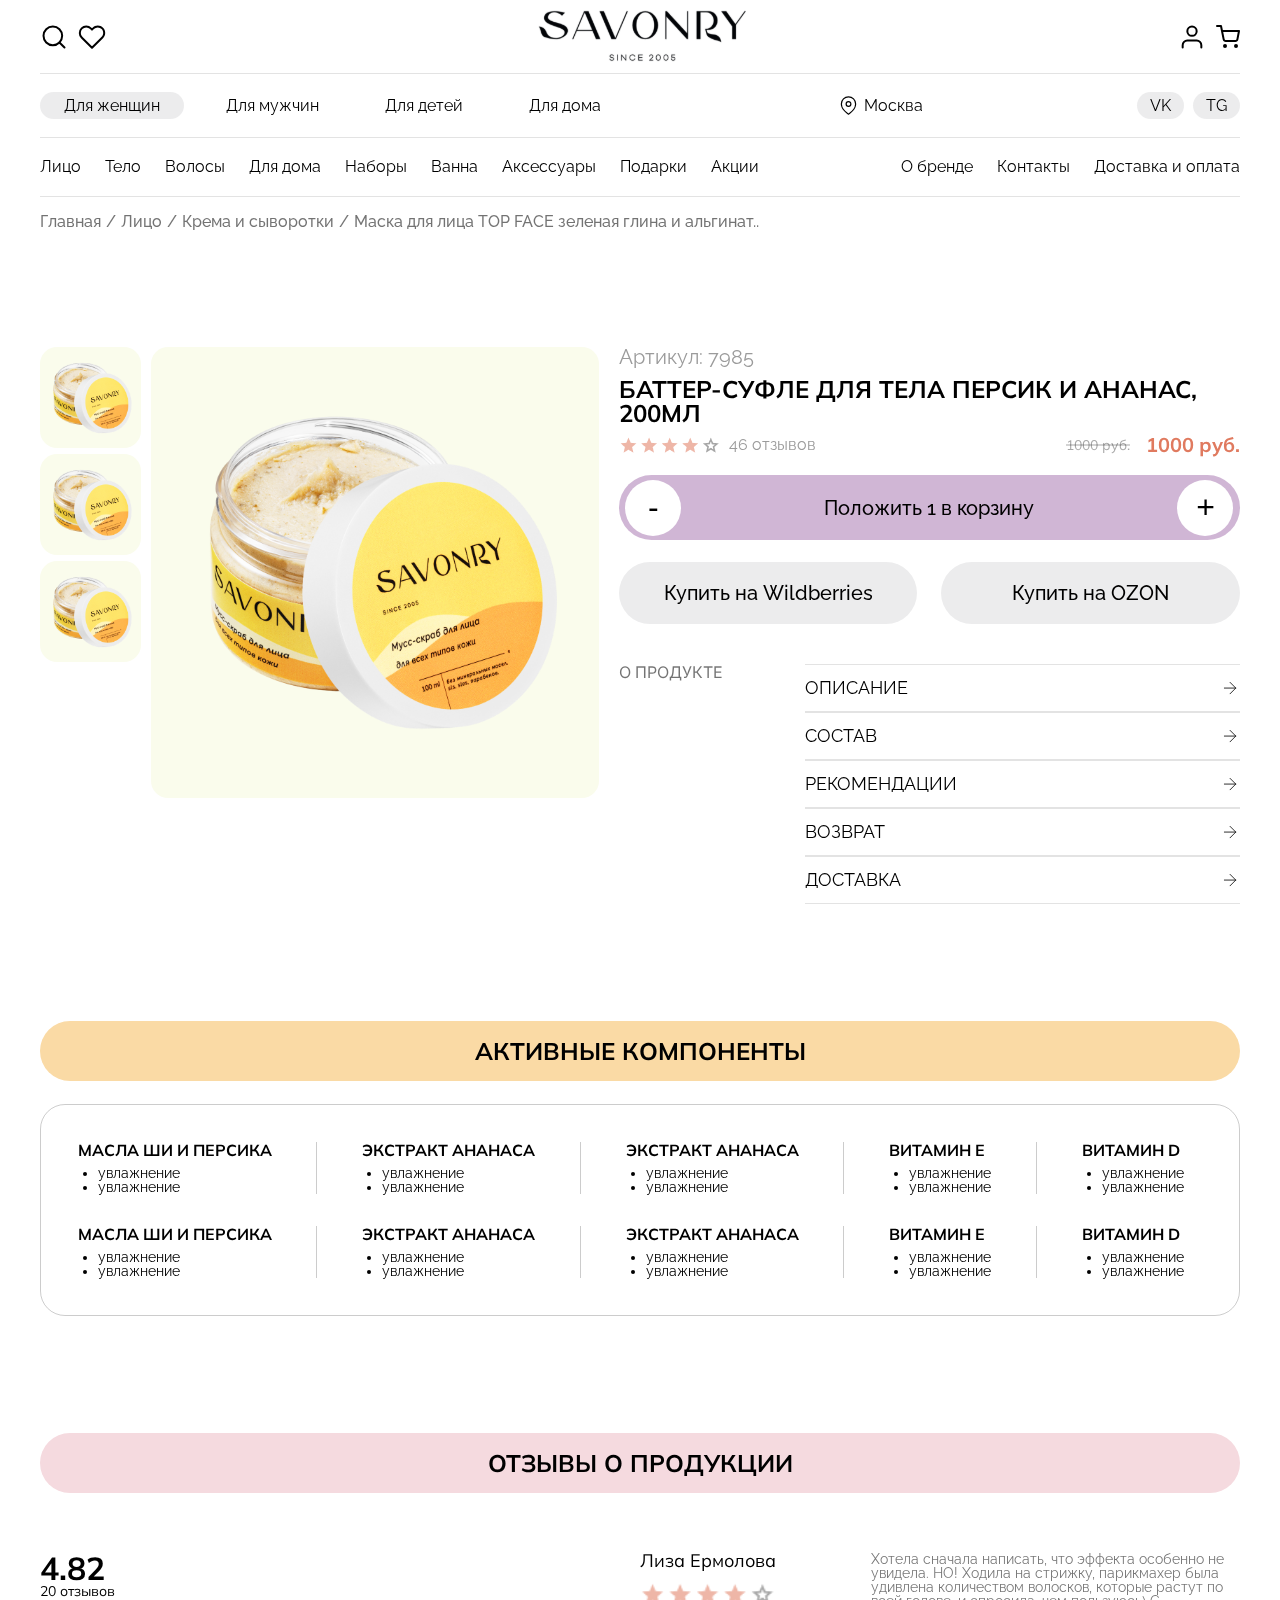
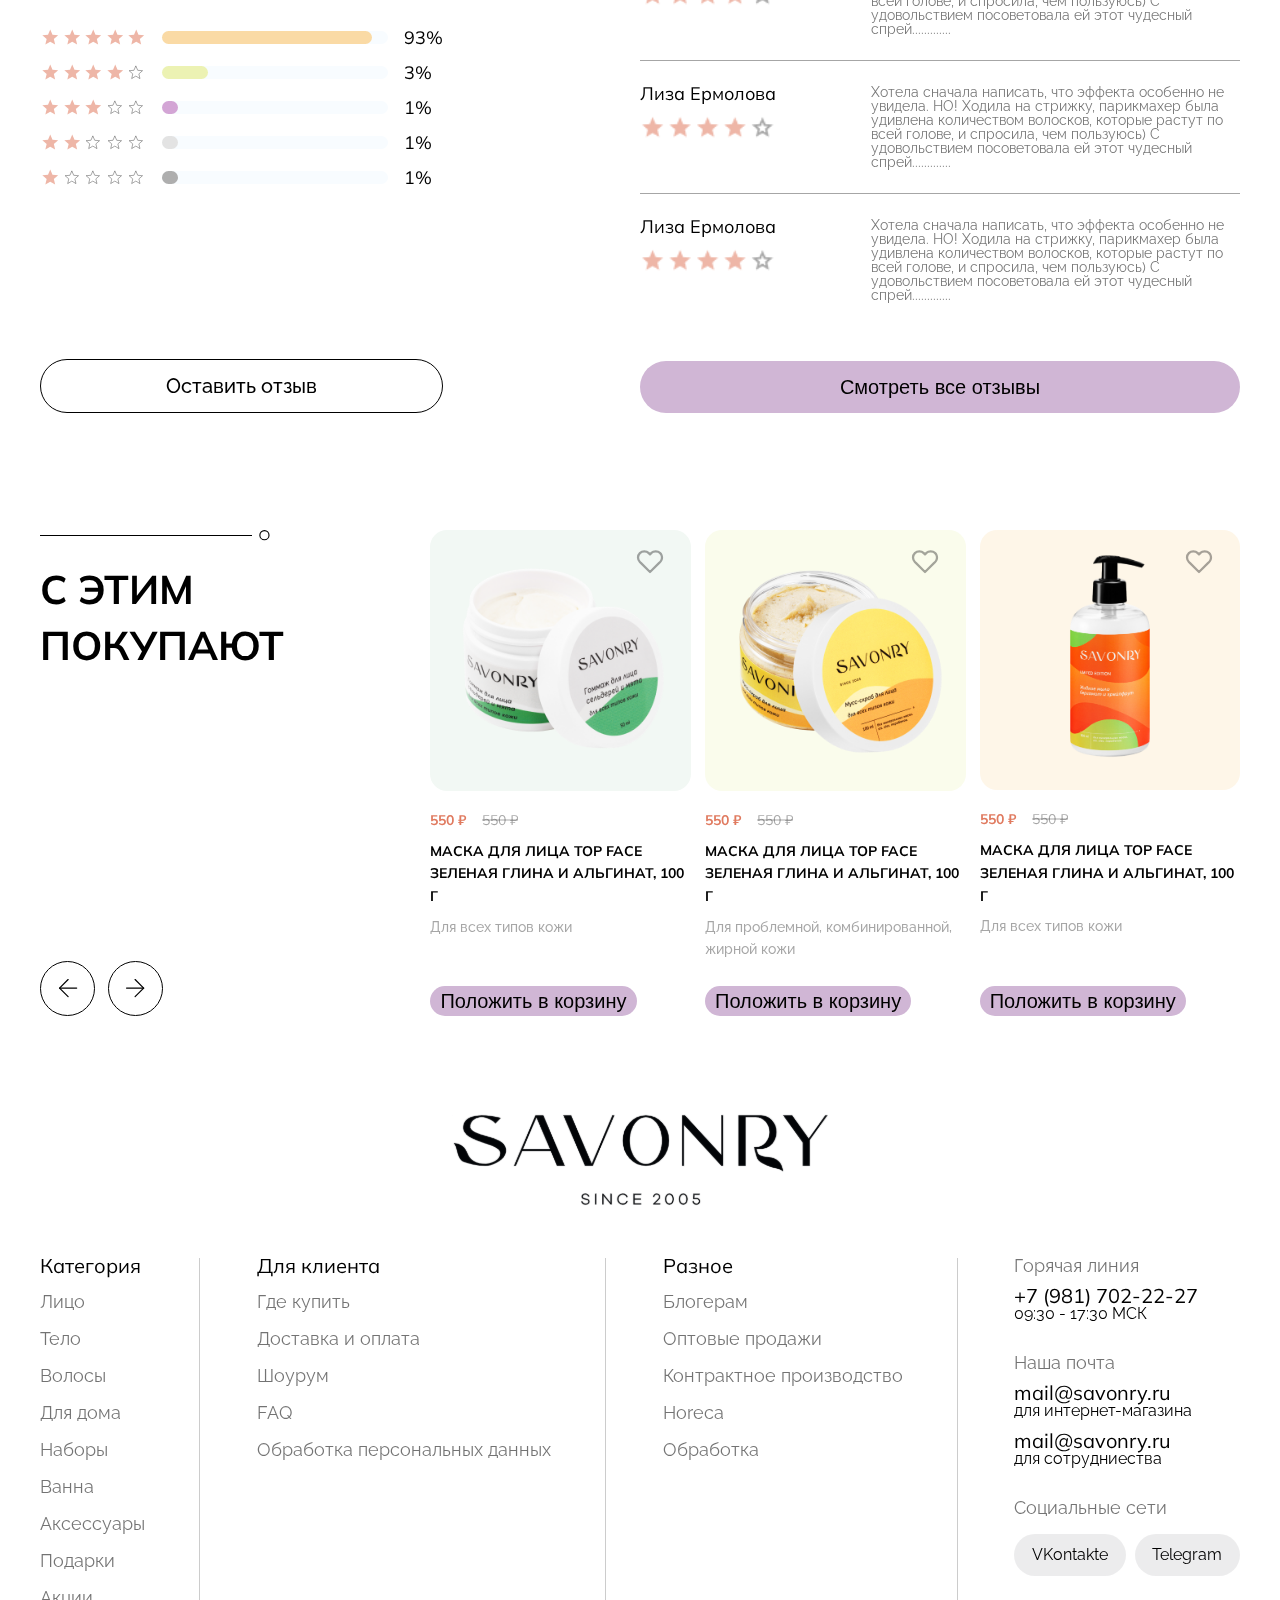
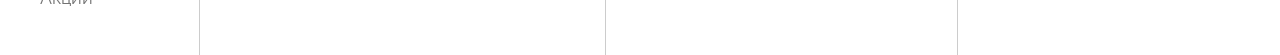
<file: card-item.html>
<!DOCTYPE html>
<html lang="en">

<head>
    <meta charset="UTF-8">
    <meta name="viewport" content="width=device-width, initial-scale=1.0">
    <link rel="stylesheet" href="https://cdn.jsdelivr.net/npm/swiper@11/swiper-bundle.min.css" />
    <link rel="stylesheet" href="style/style.css">
    <title>Document</title>
</head>

<body>

    <!-- header start -->

    <header class="container">
        <div class="header-top">
            <div>
                <img src="images/burger.svg" alt="" class="burger-btn">
                <img src="images/search.svg" alt="search" class="header-search-btn">
                <img src="images/heart.svg" alt="heart">
            </div>
            <img src="images/LOGO.ai.svg" alt="logo">
            <div>
                <img src="images/user.svg" alt="user">
                <img src="images/shopping-cart.svg" alt="shopping-cart">
            </div>
        </div>

        <div class="header-middle">
            <div class="prodcuts-for">
                <a href="" class="active">Для женщин</a>
                <a href="">Для мужчин</a>
                <a href="">Для детей</a>
                <a href="">Для дома</a>
            </div>
            <div class="header-location">
                <img src="images/map-pin.svg" alt="">
                <p>Москва</p>
            </div>

            <div class="socials">
                <a href="">VK</a>
                <a href="">TG</a>
            </div>
        </div>

        <div class="header-bottom">
            <nav class="header-bar-lies">
                <ul>
                    <li><a href>Лицо</a></li>
                    <li><a href>Тело</a></li>
                    <li><a href>Волосы</a></li>
                    <li><a href>Для дома</a></li>
                    <li><a href>Наборы</a></li>
                    <li><a href>Ванна</a></li>
                    <li><a href>Аксессуары</a></li>
                    <li><a href>Подарки</a></li>
                    <li><a href>Акции</a></li>
                </ul>
            </nav>
            <nav>
                <ul>
                    <li><a href="">О бренде</a></li>
                    <li><a href="">Контакты</a></li>
                    <li><a href="">Доставка и оплата</a></li>
                </ul>
            </nav>
        </div>

        <div class="header-bar_block">
            <div>
                <ul>
                    <p>Подкатегория</p>
                    <li><a href>Кремы и сыворотки</a></li>
                    <li><a href>Маски</a></li>
                    <li><a href>Средства для макияжа и демакияжа</a></li>
                    <li><a href>Средства для умывания</a></li>
                    <li><a href>Натуральные масла</a></li>
                    <li><a href>Пилинги</a></li>
                    <li><a href>Тоники для лица</a></li>
                    <li><a href>Серия Stop Acne</a></li>
                    <li><a href>Защита от солнца</a></li>
                    <li><a href>Термальная вода</a></li>
                    <li><a href>Гидролаты</a></li>
                    <li><a href>Гоммаж</a></li>
                    <li><a href>Гель Алоэ Вера</a></li>
                </ul>
                <ul>
                    <p>Потребность кожи</p>
                    <li><a href>Очищение</a></li>
                    <li><a href>Ровный тон и цвет лица</a></li>
                    <li><a href>Контроль над проблемной кожей</a></li>
                    <li><a href>Сияние и энергия</a></li>
                    <li><a href>Сужение пор, матирование</a></li>
                    <li><a href>Увлажнение</a></li>
                    <li><a href>Пилинг, отшелушивание</a></li>
                    <li><a href>Питание и восстановление</a></li>
                    <li><a href>Лифтинг и омоложение</a></li>
                    <li><a href>Тонизирование</a></li>
                </ul>
                <ul>
                    <p>Тип кожи</p>
                    <li><a href>Проблемная</a></li>
                    <li><a href>Комбинированная</a></li>
                    <li><a href>Жирная</a></li>
                    <li><a href>Возрастная</a></li>
                    <li><a href>Сухая</a></li>
                    <li><a href>Увлажнение</a></li>
                    <li><a href>Чувствительная</a></li>
                    <li><a href>Обезвоженная</a></li>
                    <li><a href>Нормальная</a></li>
                </ul>
            </div>
            <div>
                <ul>
                    <p>Подкатегория</p>
                    <li><a href>Кремы и сыворотки</a></li>
                    <li><a href>Маски</a></li>
                    <li><a href>Средства для макияжа и демакияжа</a></li>
                    <li><a href>Средства для умывания</a></li>
                    <li><a href>Натуральные масла</a></li>
                    <li><a href>Пилинги</a></li>
                    <li><a href>Тоники для лица</a></li>
                    <li><a href>Серия Stop Acne</a></li>
                    <li><a href>Защита от солнца</a></li>
                    <li><a href>Термальная вода</a></li>
                    <li><a href>Гидролаты</a></li>
                    <li><a href>Гоммаж</a></li>
                    <li><a href>Гель Алоэ Вера</a></li>
                </ul>
                <ul>
                    <p>Потребность кожи</p>
                    <li><a href>Очищение</a></li>
                    <li><a href>Ровный тон и цвет лица</a></li>
                    <li><a href>Контроль над проблемной кожей</a></li>
                    <li><a href>Сияние и энергия</a></li>
                    <li><a href>Сужение пор, матирование</a></li>
                    <li><a href>Увлажнение</a></li>
                    <li><a href>Пилинг, отшелушивание</a></li>
                    <li><a href>Питание и восстановление</a></li>
                    <li><a href>Лифтинг и омоложение</a></li>
                    <li><a href>Тонизирование</a></li>
                </ul>
                <ul>
                    <p>Тип кожи</p>
                    <li><a href>Проблемная</a></li>
                    <li><a href>Комбинированная</a></li>
                    <li><a href>Жирная</a></li>
                    <li><a href>Возрастная</a></li>
                    <li><a href>Сухая</a></li>
                    <li><a href>Увлажнение</a></li>
                    <li><a href>Чувствительная</a></li>
                    <li><a href>Обезвоженная</a></li>
                    <li><a href>Нормальная</a></li>
                </ul>
            </div>
            <div>
                <ul>
                    <p>Подкатегория</p>
                    <li><a href>Кремы и сыворотки</a></li>
                    <li><a href>Маски</a></li>
                    <li><a href>Средства для макияжа и демакияжа</a></li>
                    <li><a href>Средства для умывания</a></li>
                    <li><a href>Натуральные масла</a></li>
                    <li><a href>Пилинги</a></li>
                    <li><a href>Тоники для лица</a></li>
                    <li><a href>Серия Stop Acne</a></li>
                    <li><a href>Защита от солнца</a></li>
                    <li><a href>Термальная вода</a></li>
                    <li><a href>Гидролаты</a></li>
                    <li><a href>Гоммаж</a></li>
                    <li><a href>Гель Алоэ Вера</a></li>
                </ul>
                <ul>
                    <p>Потребность кожи</p>
                    <li><a href>Очищение</a></li>
                    <li><a href>Ровный тон и цвет лица</a></li>
                    <li><a href>Контроль над проблемной кожей</a></li>
                    <li><a href>Сияние и энергия</a></li>
                    <li><a href>Сужение пор, матирование</a></li>
                    <li><a href>Увлажнение</a></li>
                    <li><a href>Пилинг, отшелушивание</a></li>
                    <li><a href>Питание и восстановление</a></li>
                    <li><a href>Лифтинг и омоложение</a></li>
                    <li><a href>Тонизирование</a></li>
                </ul>
                <ul>
                    <p>Тип кожи</p>
                    <li><a href>Проблемная</a></li>
                    <li><a href>Комбинированная</a></li>
                    <li><a href>Жирная</a></li>
                    <li><a href>Возрастная</a></li>
                    <li><a href>Сухая</a></li>
                    <li><a href>Увлажнение</a></li>
                    <li><a href>Чувствительная</a></li>
                    <li><a href>Обезвоженная</a></li>
                    <li><a href>Нормальная</a></li>
                </ul>
            </div>
            <div>
                <ul>
                    <p>Подкатегория</p>
                    <li><a href>Кремы и сыворотки</a></li>
                    <li><a href>Маски</a></li>
                    <li><a href>Средства для макияжа и демакияжа</a></li>
                    <li><a href>Средства для умывания</a></li>
                    <li><a href>Натуральные масла</a></li>
                    <li><a href>Пилинги</a></li>
                    <li><a href>Тоники для лица</a></li>
                    <li><a href>Серия Stop Acne</a></li>
                    <li><a href>Защита от солнца</a></li>
                    <li><a href>Термальная вода</a></li>
                    <li><a href>Гидролаты</a></li>
                    <li><a href>Гоммаж</a></li>
                    <li><a href>Гель Алоэ Вера</a></li>
                </ul>
                <ul>
                    <p>Потребность кожи</p>
                    <li><a href>Очищение</a></li>
                    <li><a href>Ровный тон и цвет лица</a></li>
                    <li><a href>Контроль над проблемной кожей</a></li>
                    <li><a href>Сияние и энергия</a></li>
                    <li><a href>Сужение пор, матирование</a></li>
                    <li><a href>Увлажнение</a></li>
                    <li><a href>Пилинг, отшелушивание</a></li>
                    <li><a href>Питание и восстановление</a></li>
                    <li><a href>Лифтинг и омоложение</a></li>
                    <li><a href>Тонизирование</a></li>
                </ul>
                <ul>
                    <p>Тип кожи</p>
                    <li><a href>Проблемная</a></li>
                    <li><a href>Комбинированная</a></li>
                    <li><a href>Жирная</a></li>
                    <li><a href>Возрастная</a></li>
                    <li><a href>Сухая</a></li>
                    <li><a href>Увлажнение</a></li>
                    <li><a href>Чувствительная</a></li>
                    <li><a href>Обезвоженная</a></li>
                    <li><a href>Нормальная</a></li>
                </ul>
            </div>
            <div>
                <ul>
                    <p>Подкатегория</p>
                    <li><a href>Кремы и сыворотки</a></li>
                    <li><a href>Маски</a></li>
                    <li><a href>Средства для макияжа и демакияжа</a></li>
                    <li><a href>Средства для умывания</a></li>
                    <li><a href>Натуральные масла</a></li>
                    <li><a href>Пилинги</a></li>
                    <li><a href>Тоники для лица</a></li>
                    <li><a href>Серия Stop Acne</a></li>
                    <li><a href>Защита от солнца</a></li>
                    <li><a href>Термальная вода</a></li>
                    <li><a href>Гидролаты</a></li>
                    <li><a href>Гоммаж</a></li>
                    <li><a href>Гель Алоэ Вера</a></li>
                </ul>
                <ul>
                    <p>Потребность кожи</p>
                    <li><a href>Очищение</a></li>
                    <li><a href>Ровный тон и цвет лица</a></li>
                    <li><a href>Контроль над проблемной кожей</a></li>
                    <li><a href>Сияние и энергия</a></li>
                    <li><a href>Сужение пор, матирование</a></li>
                    <li><a href>Увлажнение</a></li>
                    <li><a href>Пилинг, отшелушивание</a></li>
                    <li><a href>Питание и восстановление</a></li>
                    <li><a href>Лифтинг и омоложение</a></li>
                    <li><a href>Тонизирование</a></li>
                </ul>
                <ul>
                    <p>Тип кожи</p>
                    <li><a href>Проблемная</a></li>
                    <li><a href>Комбинированная</a></li>
                    <li><a href>Жирная</a></li>
                    <li><a href>Возрастная</a></li>
                    <li><a href>Сухая</a></li>
                    <li><a href>Увлажнение</a></li>
                    <li><a href>Чувствительная</a></li>
                    <li><a href>Обезвоженная</a></li>
                    <li><a href>Нормальная</a></li>
                </ul>
            </div>
            <div>
                <ul>
                    <p>Подкатегория</p>
                    <li><a href>Кремы и сыворотки</a></li>
                    <li><a href>Маски</a></li>
                    <li><a href>Средства для макияжа и демакияжа</a></li>
                    <li><a href>Средства для умывания</a></li>
                    <li><a href>Натуральные масла</a></li>
                    <li><a href>Пилинги</a></li>
                    <li><a href>Тоники для лица</a></li>
                    <li><a href>Серия Stop Acne</a></li>
                    <li><a href>Защита от солнца</a></li>
                    <li><a href>Термальная вода</a></li>
                    <li><a href>Гидролаты</a></li>
                    <li><a href>Гоммаж</a></li>
                    <li><a href>Гель Алоэ Вера</a></li>
                </ul>
                <ul>
                    <p>Потребность кожи</p>
                    <li><a href>Очищение</a></li>
                    <li><a href>Ровный тон и цвет лица</a></li>
                    <li><a href>Контроль над проблемной кожей</a></li>
                    <li><a href>Сияние и энергия</a></li>
                    <li><a href>Сужение пор, матирование</a></li>
                    <li><a href>Увлажнение</a></li>
                    <li><a href>Пилинг, отшелушивание</a></li>
                    <li><a href>Питание и восстановление</a></li>
                    <li><a href>Лифтинг и омоложение</a></li>
                    <li><a href>Тонизирование</a></li>
                </ul>
                <ul>
                    <p>Тип кожи</p>
                    <li><a href>Проблемная</a></li>
                    <li><a href>Комбинированная</a></li>
                    <li><a href>Жирная</a></li>
                    <li><a href>Возрастная</a></li>
                    <li><a href>Сухая</a></li>
                    <li><a href>Увлажнение</a></li>
                    <li><a href>Чувствительная</a></li>
                    <li><a href>Обезвоженная</a></li>
                    <li><a href>Нормальная</a></li>
                </ul>
            </div>
            <div>
                <ul>
                    <p>Подкатегория</p>
                    <li><a href>Кремы и сыворотки</a></li>
                    <li><a href>Маски</a></li>
                    <li><a href>Средства для макияжа и демакияжа</a></li>
                    <li><a href>Средства для умывания</a></li>
                    <li><a href>Натуральные масла</a></li>
                    <li><a href>Пилинги</a></li>
                    <li><a href>Тоники для лица</a></li>
                    <li><a href>Серия Stop Acne</a></li>
                    <li><a href>Защита от солнца</a></li>
                    <li><a href>Термальная вода</a></li>
                    <li><a href>Гидролаты</a></li>
                    <li><a href>Гоммаж</a></li>
                    <li><a href>Гель Алоэ Вера</a></li>
                </ul>
                <ul>
                    <p>Потребность кожи</p>
                    <li><a href>Очищение</a></li>
                    <li><a href>Ровный тон и цвет лица</a></li>
                    <li><a href>Контроль над проблемной кожей</a></li>
                    <li><a href>Сияние и энергия</a></li>
                    <li><a href>Сужение пор, матирование</a></li>
                    <li><a href>Увлажнение</a></li>
                    <li><a href>Пилинг, отшелушивание</a></li>
                    <li><a href>Питание и восстановление</a></li>
                    <li><a href>Лифтинг и омоложение</a></li>
                    <li><a href>Тонизирование</a></li>
                </ul>
                <ul>
                    <p>Тип кожи</p>
                    <li><a href>Проблемная</a></li>
                    <li><a href>Комбинированная</a></li>
                    <li><a href>Жирная</a></li>
                    <li><a href>Возрастная</a></li>
                    <li><a href>Сухая</a></li>
                    <li><a href>Увлажнение</a></li>
                    <li><a href>Чувствительная</a></li>
                    <li><a href>Обезвоженная</a></li>
                    <li><a href>Нормальная</a></li>
                </ul>
            </div>
            <div>
                <ul>
                    <p>Подкатегория</p>
                    <li><a href>Кремы и сыворотки</a></li>
                    <li><a href>Маски</a></li>
                    <li><a href>Средства для макияжа и демакияжа</a></li>
                    <li><a href>Средства для умывания</a></li>
                    <li><a href>Натуральные масла</a></li>
                    <li><a href>Пилинги</a></li>
                    <li><a href>Тоники для лица</a></li>
                    <li><a href>Серия Stop Acne</a></li>
                    <li><a href>Защита от солнца</a></li>
                    <li><a href>Термальная вода</a></li>
                    <li><a href>Гидролаты</a></li>
                    <li><a href>Гоммаж</a></li>
                    <li><a href>Гель Алоэ Вера</a></li>
                </ul>
                <ul>
                    <p>Потребность кожи</p>
                    <li><a href>Очищение</a></li>
                    <li><a href>Ровный тон и цвет лица</a></li>
                    <li><a href>Контроль над проблемной кожей</a></li>
                    <li><a href>Сияние и энергия</a></li>
                    <li><a href>Сужение пор, матирование</a></li>
                    <li><a href>Увлажнение</a></li>
                    <li><a href>Пилинг, отшелушивание</a></li>
                    <li><a href>Питание и восстановление</a></li>
                    <li><a href>Лифтинг и омоложение</a></li>
                    <li><a href>Тонизирование</a></li>
                </ul>
                <ul>
                    <p>Тип кожи</p>
                    <li><a href>Проблемная</a></li>
                    <li><a href>Комбинированная</a></li>
                    <li><a href>Жирная</a></li>
                    <li><a href>Возрастная</a></li>
                    <li><a href>Сухая</a></li>
                    <li><a href>Увлажнение</a></li>
                    <li><a href>Чувствительная</a></li>
                    <li><a href>Обезвоженная</a></li>
                    <li><a href>Нормальная</a></li>
                </ul>
            </div>
            <div>
                <ul>
                    <p>Подкатегория</p>
                    <li><a href>Кремы и сыворотки</a></li>
                    <li><a href>Маски</a></li>
                    <li><a href>Средства для макияжа и демакияжа</a></li>
                    <li><a href>Средства для умывания</a></li>
                    <li><a href>Натуральные масла</a></li>
                    <li><a href>Пилинги</a></li>
                    <li><a href>Тоники для лица</a></li>
                    <li><a href>Серия Stop Acne</a></li>
                    <li><a href>Защита от солнца</a></li>
                    <li><a href>Термальная вода</a></li>
                    <li><a href>Гидролаты</a></li>
                    <li><a href>Гоммаж</a></li>
                    <li><a href>Гель Алоэ Вера</a></li>
                </ul>
                <ul>
                    <p>Потребность кожи</p>
                    <li><a href>Очищение</a></li>
                    <li><a href>Ровный тон и цвет лица</a></li>
                    <li><a href>Контроль над проблемной кожей</a></li>
                    <li><a href>Сияние и энергия</a></li>
                    <li><a href>Сужение пор, матирование</a></li>
                    <li><a href>Увлажнение</a></li>
                    <li><a href>Пилинг, отшелушивание</a></li>
                    <li><a href>Питание и восстановление</a></li>
                    <li><a href>Лифтинг и омоложение</a></li>
                    <li><a href>Тонизирование</a></li>
                </ul>
                <ul>
                    <p>Тип кожи</p>
                    <li><a href>Проблемная</a></li>
                    <li><a href>Комбинированная</a></li>
                    <li><a href>Жирная</a></li>
                    <li><a href>Возрастная</a></li>
                    <li><a href>Сухая</a></li>
                    <li><a href>Увлажнение</a></li>
                    <li><a href>Чувствительная</a></li>
                    <li><a href>Обезвоженная</a></li>
                    <li><a href>Нормальная</a></li>
                </ul>
            </div>
        </div>
    </header>

    <!-- header end -->

    <!-- main start -->

    <main class="container">
        <ul class="bread-crumb">
            <li><a href="index.html">Главная</a></li>
            <li><a href>Лицо</a></li>
            <li><a href>Крема и сыворотки</a></li>
            <li>Маска для лица TOP FACE зеленая глина и альгинат..</li>
        </ul>

        <div class="card-block_main">
            <div class="card-block_main-swiper">
                <div class="swiper swiper-thumb">
                    <div class="swiper-wrapper">
                        <div class="swiper-slide"><img src="images/product-2.png" alt=""></div>
                        <div class="swiper-slide"><img src="images/product-2.png" alt=""></div>
                        <div class="swiper-slide"><img src="images/product-2.png" alt=""></div>
                    </div>
                </div>
                <div class="swiper main-swiper">
                    <div class="swiper-wrapper">
                        <div class="swiper-slide"><img src="images/product-2.png" alt=""></div>
                        <div class="swiper-slide"><img src="images/product-2.png" alt=""></div>
                        <div class="swiper-slide"><img src="images/product-2.png" alt=""></div>
                    </div>
                </div>
            </div>

            <div class="card-block_info">
                <span class="articul">Артикул: 7985</span>
                <p class="card-prod-title">Баттер-суфле для тела Персик и ананас, 200мл</p>
                <div class="card-block_info-price_block">
                    <div>
                        <img src="images/stars.png" alt="">
                        <span>46 отзывов</span>
                    </div>
                    <p class="price"><span>1000 руб.</span>
                        1000 руб.</p>
                </div>

                <div class="purple-btn">
                    <button>-</button>
                    Положить 1 в корзину
                    <button>+</button>
                </div>
                <div class="flex">
                    <button class="gray-btn">Купить на Wildberries</button>
                    <button class="gray-btn">Купить на OZON</button>
                </div>
                <div class="about-product">
                    <p>о продукте</p>
                    <div class="about-product-tabs">
                        <div class="about-product-tab">
                            <div class="about-product-tab-title">
                                <p>оПИСАНИЕ</p>
                            </div>

                            <div class="about-product-tab-content">
                                <div>
                                    <p>Типы кожи:</p>
                                    <span> Нормальная, Жирная, Сухая и чувствительная, Возрастная, Смешанная,
                                        Проблемная, Комбинированная, Все типы кожи, Чувствительная</span>
                                </div>

                                <div>
                                    <p>Потребности кожи:</p>
                                    <span>Увлажнение, Питание и восстановление</span>
                                </div>

                            </div>
                        </div>
                        <div class="about-product-tab">
                            <div class="about-product-tab-title">
                                <p>СОСТАВ</p>
                            </div>

                            <div class="about-product-tab-content">
                                <div>
                                    <p>Типы кожи:</p>
                                    <span> Нормальная, Жирная, Сухая и чувствительная, Возрастная, Смешанная,
                                        Проблемная, Комбинированная, Все типы кожи, Чувствительная</span>
                                </div>

                                <div>
                                    <p>Потребности кожи:</p>
                                    <span>Увлажнение, Питание и восстановление</span>
                                </div>

                            </div>
                        </div>
                        <div class="about-product-tab">
                            <div class="about-product-tab-title">
                                <p>РЕКОМЕНДАЦИИ</p>
                            </div>

                            <div class="about-product-tab-content">
                                <div>
                                    <p>Типы кожи:</p>
                                    <span> Нормальная, Жирная, Сухая и чувствительная, Возрастная, Смешанная,
                                        Проблемная, Комбинированная, Все типы кожи, Чувствительная</span>
                                </div>

                                <div>
                                    <p>Потребности кожи:</p>
                                    <span>Увлажнение, Питание и восстановление</span>
                                </div>

                            </div>
                        </div>
                        <div class="about-product-tab">
                            <div class="about-product-tab-title">
                                <p>ВОЗВРАТ</p>
                            </div>

                            <div class="about-product-tab-content">
                                <div>
                                    <p>Типы кожи:</p>
                                    <span> Нормальная, Жирная, Сухая и чувствительная, Возрастная, Смешанная,
                                        Проблемная, Комбинированная, Все типы кожи, Чувствительная</span>
                                </div>

                                <div>
                                    <p>Потребности кожи:</p>
                                    <span>Увлажнение, Питание и восстановление</span>
                                </div>

                            </div>
                        </div>
                        <div class="about-product-tab">
                            <div class="about-product-tab-title">
                                <p>ДОСТАВКА</p>
                            </div>

                            <div class="about-product-tab-content">
                                <div>
                                    <p>Типы кожи:</p>
                                    <span> Нормальная, Жирная, Сухая и чувствительная, Возрастная, Смешанная,
                                        Проблемная, Комбинированная, Все типы кожи, Чувствительная</span>
                                </div>

                                <div>
                                    <p>Потребности кожи:</p>
                                    <span>Увлажнение, Питание и восстановление</span>
                                </div>

                            </div>
                        </div>
                    </div>
                </div>
            </div>
        </div>

        <div class="active-components">
            <h2 class="component-title">АКТИВНЫЕ КОМПОНЕНТЫ</h2>
            <div class="active-comonents_content">
                <div class="active-components_item active-components_item-r-b">
                    <p>масла ши и персика</p>
                    <ul>
                        <li>увлажнение</li>
                        <li>увлажнение</li>
                    </ul>
                </div>
                <div class="active-components_item active-components_item-r-b active-components_item-n-f">
                    <p>экстракт ананаса</p>
                    <ul>
                        <li>увлажнение</li>
                        <li>увлажнение</li>
                    </ul>
                </div>
                <div class="active-components_item active-components_item-r-b active-components_item-n-f">
                    <p>экстракт ананаса</p>
                    <ul>
                        <li>увлажнение</li>
                        <li>увлажнение</li>
                    </ul>
                </div>
                <div class="active-components_item active-components_item-r-b active-components_item-n-f">
                    <p>витамин е</p>
                    <ul>
                        <li>увлажнение</li>
                        <li>увлажнение</li>
                    </ul>
                </div>
                <div class="active-components_item active-components_item-n-f">
                    <p>витамин d</p>
                    <ul>
                        <li>увлажнение</li>
                        <li>увлажнение</li>
                    </ul>
                </div>

                <div class="active-components_item active-components_item-r-b">
                    <p>масла ши и персика</p>
                    <ul>
                        <li>увлажнение</li>
                        <li>увлажнение</li>
                    </ul>
                </div>
                <div class="active-components_item active-components_item-r-b active-components_item-n-f">
                    <p>экстракт ананаса</p>
                    <ul>
                        <li>увлажнение</li>
                        <li>увлажнение</li>
                    </ul>
                </div>
                <div class="active-components_item active-components_item-r-b active-components_item-n-f">
                    <p>экстракт ананаса</p>
                    <ul>
                        <li>увлажнение</li>
                        <li>увлажнение</li>
                    </ul>
                </div>
                <div class="active-components_item active-components_item-r-b active-components_item-n-f">
                    <p>витамин е</p>
                    <ul>
                        <li>увлажнение</li>
                        <li>увлажнение</li>
                    </ul>
                </div>
                <div class="active-components_item active-components_item-n-f">
                    <p>витамин d</p>
                    <ul>
                        <li>увлажнение</li>
                        <li>увлажнение</li>
                    </ul>
                </div>

            </div>
        </div>

        <div class="card-comments">
            <h2 class="component-title">Отзывы о продукции</h2>

            <div class="card-comments_block">
                <div class="card-comments_left">
                    <div>
                        <p>4.82</p>
                        <span>20 ОТЗЫВОВ</span>
                        <div class="card-comment-stats">
                            <div class="card-comment-stats_item">
                                <div class="stars-block">
                                    <img src="images/star-ylw.svg" alt="">
                                    <img src="images/star-ylw.svg" alt="">
                                    <img src="images/star-ylw.svg" alt="">
                                    <img src="images/star-ylw.svg" alt="">
                                    <img src="images/star-ylw.svg" alt="">
                                </div>
                                <div class="stat"></div>
                                <span>93%</span>
                            </div>
                            <div class="card-comment-stats_item">
                                <div class="stars-block">
                                    <img src="images/star-ylw.svg" alt="">
                                    <img src="images/star-ylw.svg" alt="">
                                    <img src="images/star-ylw.svg" alt="">
                                    <img src="images/star-ylw.svg" alt="">
                                    <img src="images/star-wht.svg" alt="">
                                </div>
                                <div class="stat"></div>
                                <span>3%</span>
                            </div>
                            <div class="card-comment-stats_item">
                                <div class="stars-block">
                                    <img src="images/star-ylw.svg" alt="">
                                    <img src="images/star-ylw.svg" alt="">
                                    <img src="images/star-ylw.svg" alt="">
                                    <img src="images/star-wht.svg" alt="">
                                    <img src="images/star-wht.svg" alt="">
                                </div>
                                <div class="stat"></div>
                                <span>1%</span>
                            </div>
                            <div class="card-comment-stats_item">
                                <div class="stars-block">
                                    <img src="images/star-ylw.svg" alt="">
                                    <img src="images/star-ylw.svg" alt="">
                                    <img src="images/star-wht.svg" alt="">
                                    <img src="images/star-wht.svg" alt="">
                                    <img src="images/star-wht.svg" alt="">
                                </div>
                                <div class="stat"></div>
                                <span>1%</span>
                            </div>
                            <div class="card-comment-stats_item">
                                <div class="stars-block">
                                    <img src="images/star-ylw.svg" alt="">
                                    <img src="images/star-wht.svg" alt="">
                                    <img src="images/star-wht.svg" alt="">
                                    <img src="images/star-wht.svg" alt="">
                                    <img src="images/star-wht.svg" alt="">
                                </div>
                                <div class="stat"></div>
                                <span>1%</span>
                            </div>
                        </div>
                    </div>
                    <button class="white-btn">Оставить отзыв</button>
                </div>

                <div class="card-comments_right">
                    <div class="comment">
                        <div>
                            <p>Лиза Ермолова</p>
                            <img src="images/stars.png" alt="">
                        </div>
                        <span>Хотела сначала написать, что эффекта особенно не увидела. НО! Ходила на стрижку, парикмахер была удивлена количеством волосков, которые растут по всей голове, и спросила, чем пользуюсь) С удовольствием посоветовала ей этот чудесный спрей.............</span>
                    </div>
                    <div class="comment">
                        <div>
                            <p>Лиза Ермолова</p>
                            <img src="images/stars.png" alt="">
                        </div>
                        <span>Хотела сначала написать, что эффекта особенно не увидела. НО! Ходила на стрижку, парикмахер была удивлена количеством волосков, которые растут по всей голове, и спросила, чем пользуюсь) С удовольствием посоветовала ей этот чудесный спрей.............</span>
                    </div>
                    <div class="comment">
                        <div>
                            <p>Лиза Ермолова</p>
                            <img src="images/stars.png" alt="">
                        </div>
                        <span>Хотела сначала написать, что эффекта особенно не увидела. НО! Ходила на стрижку, парикмахер была удивлена количеством волосков, которые растут по всей голове, и спросила, чем пользуюсь) С удовольствием посоветовала ей этот чудесный спрей.............</span>
                    </div>
                    <button class="purple-btn">Смотреть все отзывы</button>
                </div>
            </div>
        </div>

        <div class="swiper-type1-block">
            <div class="swiper-type1-left">
                <div class="swiper-type1-left_top">
                    <div class="line-wel">
                        <div></div>
                        <img src="images/ellipse.svg" alt="">
                    </div>
                    <h2 class="title-2">С ЭТИМ
                        ПОКУПАЮТ</h2>
                </div>

                <div class="swiper-control swiper-type1-control_desktop">
                    <div class="swiper-control-btn swiper-button-prev swiper-type1-1-prev">
                        <img src="images/arrow-left.svg" alt="">
                    </div>
                    <!-- <div class="swiper-pagination swiper-type1-1-pagination"></div> -->
                    <div class="swiper-control-btn swiper-button-next swiper-type1-1-next">
                        <img src="images/arrow-right.svg" alt="">
                    </div>
                </div>
            </div>
            <div class="swiper swiper-type1 swiper-type1-1">
                <div class="swiper-wrapper">
                    <div class="swiper-slide">
                        <div class="product-item">
                            <div class="product-item-image product-item-image-1">
                                <img src="images/product-1.png" alt="">
                                <svg class="heart" width="28" height="24" viewBox="0 0 28 24" fill="none"
                                    xmlns="http://www.w3.org/2000/svg">
                                    <path
                                        d="M24.1419 3.1451C23.556 2.56705 22.8604 2.10851 22.0948 1.79565C21.3292 1.4828 20.5086 1.32178 19.6799 1.32178C18.8511 1.32178 18.0305 1.4828 17.2649 1.79565C16.4993 2.10851 15.8037 2.56705 15.2178 3.1451L14.0019 4.34419L12.786 3.1451C11.6026 1.97803 9.99757 1.32238 8.32398 1.32238C6.65038 1.32238 5.04533 1.97803 3.86192 3.1451C2.67851 4.31217 2.01367 5.89505 2.01367 7.54554C2.01367 9.19602 2.67851 10.7789 3.86192 11.946L5.0778 13.1451L14.0019 21.9459L22.926 13.1451L24.1419 11.946C24.7281 11.3682 25.193 10.6822 25.5103 9.92715C25.8275 9.17211 25.9908 8.36283 25.9908 7.54554C25.9908 6.72825 25.8275 5.91896 25.5103 5.16392C25.193 4.40888 24.7281 3.72288 24.1419 3.1451Z"
                                        stroke="black" stroke-opacity="0.35" stroke-width="2.26243"
                                        stroke-linecap="round" stroke-linejoin="round" />
                                </svg>
                            </div>
                            <div class="product-item_bottom">
                                <div>
                                    <p class="price">
                                        550 ₽
                                        <span>550 ₽</span>
                                    </p>
                                    <p class="product-item_title">Маска для лица TOP FACE зеленая глина и альгинат, 100
                                        г</p>
                                    <span class="product-item_description">Для всех типов кожи</span>
                                </div>
                                <button class="purple-btn">Положить в корзину</button>
                            </div>
                        </div>
                    </div>
                    <div class="swiper-slide">
                        <div class="product-item">
                            <div class="product-item-image product-item-image-2">
                                <img src="images/product-2.png" alt="">
                                <svg class="heart" width="28" height="24" viewBox="0 0 28 24" fill="none"
                                    xmlns="http://www.w3.org/2000/svg">
                                    <path
                                        d="M24.1419 3.1451C23.556 2.56705 22.8604 2.10851 22.0948 1.79565C21.3292 1.4828 20.5086 1.32178 19.6799 1.32178C18.8511 1.32178 18.0305 1.4828 17.2649 1.79565C16.4993 2.10851 15.8037 2.56705 15.2178 3.1451L14.0019 4.34419L12.786 3.1451C11.6026 1.97803 9.99757 1.32238 8.32398 1.32238C6.65038 1.32238 5.04533 1.97803 3.86192 3.1451C2.67851 4.31217 2.01367 5.89505 2.01367 7.54554C2.01367 9.19602 2.67851 10.7789 3.86192 11.946L5.0778 13.1451L14.0019 21.9459L22.926 13.1451L24.1419 11.946C24.7281 11.3682 25.193 10.6822 25.5103 9.92715C25.8275 9.17211 25.9908 8.36283 25.9908 7.54554C25.9908 6.72825 25.8275 5.91896 25.5103 5.16392C25.193 4.40888 24.7281 3.72288 24.1419 3.1451Z"
                                        stroke="black" stroke-opacity="0.35" stroke-width="2.26243"
                                        stroke-linecap="round" stroke-linejoin="round" />
                                </svg>
                            </div>
                            <div class="product-item_bottom">
                                <div>
                                    <p class="price">
                                        550 ₽
                                        <span>550 ₽</span>
                                    </p>
                                    <p class="product-item_title">Маска для лица TOP FACE зеленая глина и альгинат, 100
                                        г</p>
                                    <span class="product-item_description">Для проблемной, комбинированной,
                                        жирной кожи</span>
                                </div>
                                <button class="purple-btn">Положить в корзину</button>
                            </div>
                        </div>
                    </div>
                    <div class="swiper-slide">
                        <div class="product-item">
                            <div class="product-item-image product-item-image-3">
                                <img src="images/product-3.png" alt="">
                                <svg class="heart" width="28" height="24" viewBox="0 0 28 24" fill="none"
                                    xmlns="http://www.w3.org/2000/svg">
                                    <path
                                        d="M24.1419 3.1451C23.556 2.56705 22.8604 2.10851 22.0948 1.79565C21.3292 1.4828 20.5086 1.32178 19.6799 1.32178C18.8511 1.32178 18.0305 1.4828 17.2649 1.79565C16.4993 2.10851 15.8037 2.56705 15.2178 3.1451L14.0019 4.34419L12.786 3.1451C11.6026 1.97803 9.99757 1.32238 8.32398 1.32238C6.65038 1.32238 5.04533 1.97803 3.86192 3.1451C2.67851 4.31217 2.01367 5.89505 2.01367 7.54554C2.01367 9.19602 2.67851 10.7789 3.86192 11.946L5.0778 13.1451L14.0019 21.9459L22.926 13.1451L24.1419 11.946C24.7281 11.3682 25.193 10.6822 25.5103 9.92715C25.8275 9.17211 25.9908 8.36283 25.9908 7.54554C25.9908 6.72825 25.8275 5.91896 25.5103 5.16392C25.193 4.40888 24.7281 3.72288 24.1419 3.1451Z"
                                        stroke="black" stroke-opacity="0.35" stroke-width="2.26243"
                                        stroke-linecap="round" stroke-linejoin="round" />
                                </svg>
                            </div>
                            <div class="product-item_bottom">
                                <div>
                                    <p class="price">
                                        550 ₽
                                        <span>550 ₽</span>
                                    </p>
                                    <p class="product-item_title">Маска для лица TOP FACE зеленая глина и альгинат, 100
                                        г</p>
                                    <span class="product-item_description">Для всех типов кожи</span>
                                </div>
                                <button class="purple-btn">Положить в корзину</button>
                            </div>
                        </div>
                    </div>
                    <div class="swiper-slide">
                        <div class="product-item">
                            <div class="product-item-image product-item-image-1">
                                <img src="images/product-1.png" alt="">
                                <svg class="heart" width="28" height="24" viewBox="0 0 28 24" fill="none"
                                    xmlns="http://www.w3.org/2000/svg">
                                    <path
                                        d="M24.1419 3.1451C23.556 2.56705 22.8604 2.10851 22.0948 1.79565C21.3292 1.4828 20.5086 1.32178 19.6799 1.32178C18.8511 1.32178 18.0305 1.4828 17.2649 1.79565C16.4993 2.10851 15.8037 2.56705 15.2178 3.1451L14.0019 4.34419L12.786 3.1451C11.6026 1.97803 9.99757 1.32238 8.32398 1.32238C6.65038 1.32238 5.04533 1.97803 3.86192 3.1451C2.67851 4.31217 2.01367 5.89505 2.01367 7.54554C2.01367 9.19602 2.67851 10.7789 3.86192 11.946L5.0778 13.1451L14.0019 21.9459L22.926 13.1451L24.1419 11.946C24.7281 11.3682 25.193 10.6822 25.5103 9.92715C25.8275 9.17211 25.9908 8.36283 25.9908 7.54554C25.9908 6.72825 25.8275 5.91896 25.5103 5.16392C25.193 4.40888 24.7281 3.72288 24.1419 3.1451Z"
                                        stroke="black" stroke-opacity="0.35" stroke-width="2.26243"
                                        stroke-linecap="round" stroke-linejoin="round" />
                                </svg>
                            </div>
                            <div class="product-item_bottom">
                                <div>
                                    <p class="price">
                                        550 ₽
                                        <span>550 ₽</span>
                                    </p>
                                    <p class="product-item_title">Маска для лица TOP FACE зеленая глина и альгинат, 100
                                        г</p>
                                    <span class="product-item_description">Для всех типов кожи</span>
                                </div>
                                <button class="purple-btn">Положить в корзину</button>
                            </div>
                        </div>
                    </div>
                </div>
            </div>
            <div class="swiper-control swiper-type1-control_mob">
                <div class="swiper-control-btn swiper-button-prev swiper-type1-1-prev">
                    <img src="images/arrow-left.svg" alt="">
                </div>
                <div class="swiper-pagination swiper-type1-1-pagination"></div>
                <div class="swiper-control-btn swiper-button-next swiper-type1-1-next">
                    <img src="images/arrow-right.svg" alt="">
                </div>
            </div>
        </div>

    </main>

    <!-- main end -->


    <!-- footer start -->

    <footer class="container">
        <img src="images/LOGO.ai.svg" alt="">

        <div class="footer-content">
            <ul>
                <p>Категория</p>
                <ul>
                    <li><a href>Лицо</a></li>
                    <li><a href>Тело</a></li>
                    <li><a href>Волосы</a></li>
                    <li><a href>Для дома</a></li>
                    <li><a href>Наборы</a></li>
                    <li><a href>Ванна</a></li>
                    <li><a href>Аксессуары</a></li>
                    <li><a href>Подарки</a></li>
                    <li><a href>Акции</a></li>
                </ul>
            </ul>
            <ul>
                <p>Для клиента</p>
                <ul>
                    <li><a href>Где купить</a></li>
                    <li><a href>Доставка и оплата</a></li>
                    <li><a href>Шоурум</a></li>
                    <li><a href>FAQ</a></li>
                    <li><a href>Обработка персональных данных</a></li>
                </ul>
            </ul>
            <ul>
                <p>Разное</p>
                <ul>
                    <li><a href>Блогерам</a></li>
                    <li><a href>Оптовые продажи</a></li>
                    <li><a href>Контрактное производство</a></li>
                    <li><a href>Horeca</a></li>
                    <li><a href>Обработка</a></li>
                </ul>
            </ul>
            <div class="footer-content_right">
                <div>
                    <h3>Горячая линия</h3>
                    <p>+7 (981) 702-22-27</p>
                    <span>09:30 - 17:30 МСК</span>
                    <div class="socials footer-socials_mob">
                        <a href="">VKontakte</a>
                        <a href="">Telegram</a>
                    </div>
                </div>
                <div>
                    <h3>Наша почта</h3>
                    <p>mail@savonry.ru</p>
                    <span>для интернет-магазина</span>
                    <p>mail@savonry.ru</p>
                    <span>для сотрудниества</span>
                </div>
                <div>
                    <h3>Социальные сети</h3>
                    <div class="socials">
                        <a href="">VKontakte</a>
                        <a href="">Telegram</a>
                    </div>
                </div>
            </div>
        </div>
    </footer>

    <!-- footer end -->


    <!-- burger menu start -->

    <div class="burger-menu-block">
        <div class="burger-menu">
            <img src="images/LOGO.ai.svg" alt="">
            <div>
                <div class="burger-top">
                    <div>
                        <img src="images/user.svg" alt="">
                        <p>Вход</p>
                    </div>
                    <img src="images/search.svg" alt="">
                    <p>Регистрация</p>
                </div>
                <div class="header-location burger-location">
                    <img src="images/map-pin.svg" alt="">
                    <p>Александровск-Сахалинский</p>
                </div>
                <ul class="burger-bar">
                    <li class="openable">
                        <p>
                            Лицо
                        </p>
                        <ul>
                            <span>Все товары</span>
                            <li class="openable subcategory">
                                <p>Подкатегория</p>
                                <ul>
                                    <li><a href>Кремы и сыворотки</a></li>
                                    <li><a href>Маски</a></li>
                                    <li><a href>Средства для макияжа и демакияжа</a></li>
                                    <li><a href>Средства для умывания</a></li>
                                    <li><a href>Натуральные масла</a></li>
                                    <li><a href>Пилинги</a></li>
                                    <li><a href>Тоники для лица</a></li>
                                    <li><a href>Серия Stop Acne</a></li>
                                    <li><a href>Защита от солнца</a></li>
                                    <li><a href>Термальная вода</a></li>
                                    <li><a href>Гидролаты</a></li>
                                    <li><a href>Гоммаж</a></li>
                                    <li><a href>Гель Алоэ Вера</a></li>
                                </ul>
                            </li>
                            <li class="openable subcategory">
                                <p>Потребность кожи</p>
                                <ul>
                                    <li><a href>Кремы и сыворотки</a></li>
                                    <li><a href>Маски</a></li>
                                    <li><a href>Средства для макияжа и демакияжа</a></li>
                                    <li><a href>Средства для умывания</a></li>
                                    <li><a href>Натуральные масла</a></li>
                                    <li><a href>Пилинги</a></li>
                                </ul>
                            </li>
                            <li class="openable subcategory">
                                <p>Тип кожи</p>
                                <ul>
                                    <li><a href>Кремы и сыворотки</a></li>
                                    <li><a href>Маски</a></li>
                                    <li><a href>Средства для макияжа и демакияжа</a></li>
                                    <li><a href>Средства для умывания</a></li>
                                </ul>
                            </li>
                        </ul>
                    </li>
                    <li class="openable">
                        <p>
                            Тело
                        </p>
                        <ul>
                            <span>Все товары</span>
                            <li class="openable subcategory">
                                <p>Подкатегория</p>
                                <ul>
                                    <li><a href>Кремы и сыворотки</a></li>
                                    <li><a href>Маски</a></li>
                                    <li><a href>Средства для макияжа и демакияжа</a></li>
                                    <li><a href>Средства для умывания</a></li>
                                    <li><a href>Натуральные масла</a></li>
                                    <li><a href>Пилинги</a></li>
                                    <li><a href>Тоники для лица</a></li>
                                    <li><a href>Серия Stop Acne</a></li>
                                    <li><a href>Защита от солнца</a></li>
                                    <li><a href>Термальная вода</a></li>
                                    <li><a href>Гидролаты</a></li>
                                    <li><a href>Гоммаж</a></li>
                                    <li><a href>Гель Алоэ Вера</a></li>
                                </ul>
                            </li>
                            <li class="openable subcategory">
                                <p>Потребность кожи</p>
                                <ul>
                                    <li><a href>Кремы и сыворотки</a></li>
                                    <li><a href>Маски</a></li>
                                    <li><a href>Средства для макияжа и демакияжа</a></li>
                                    <li><a href>Средства для умывания</a></li>
                                    <li><a href>Натуральные масла</a></li>
                                    <li><a href>Пилинги</a></li>
                                </ul>
                            </li>
                            <li class="openable subcategory">
                                <p>Тип кожи</p>
                                <ul>
                                    <li><a href>Кремы и сыворотки</a></li>
                                    <li><a href>Маски</a></li>
                                    <li><a href>Средства для макияжа и демакияжа</a></li>
                                    <li><a href>Средства для умывания</a></li>
                                </ul>
                            </li>
                        </ul>
                    </li>
                    <li class="openable">
                        <p>
                            Волосы
                        </p>
                        <ul>
                            <span>Все товары</span>
                            <li class="openable subcategory">
                                <p>Подкатегория</p>
                                <ul>
                                    <li><a href>Кремы и сыворотки</a></li>
                                    <li><a href>Маски</a></li>
                                    <li><a href>Средства для макияжа и демакияжа</a></li>
                                    <li><a href>Средства для умывания</a></li>
                                    <li><a href>Натуральные масла</a></li>
                                    <li><a href>Пилинги</a></li>
                                    <li><a href>Тоники для лица</a></li>
                                    <li><a href>Серия Stop Acne</a></li>
                                    <li><a href>Защита от солнца</a></li>
                                    <li><a href>Термальная вода</a></li>
                                    <li><a href>Гидролаты</a></li>
                                    <li><a href>Гоммаж</a></li>
                                    <li><a href>Гель Алоэ Вера</a></li>
                                </ul>
                            </li>
                            <li class="openable subcategory">
                                <p>Потребность кожи</p>
                                <ul>
                                    <li><a href>Кремы и сыворотки</a></li>
                                    <li><a href>Маски</a></li>
                                    <li><a href>Средства для макияжа и демакияжа</a></li>
                                    <li><a href>Средства для умывания</a></li>
                                    <li><a href>Натуральные масла</a></li>
                                    <li><a href>Пилинги</a></li>
                                </ul>
                            </li>
                            <li class="openable subcategory">
                                <p>Тип кожи</p>
                                <ul>
                                    <li><a href>Кремы и сыворотки</a></li>
                                    <li><a href>Маски</a></li>
                                    <li><a href>Средства для макияжа и демакияжа</a></li>
                                    <li><a href>Средства для умывания</a></li>
                                </ul>
                            </li>
                        </ul>
                    </li>
                    <li class="openable">
                        <p>
                            Для дома
                        </p>
                        <ul>
                            <span>Все товары</span>
                            <li class="openable subcategory">
                                <p>Подкатегория</p>
                                <ul>
                                    <li><a href>Кремы и сыворотки</a></li>
                                    <li><a href>Маски</a></li>
                                    <li><a href>Средства для макияжа и демакияжа</a></li>
                                    <li><a href>Средства для умывания</a></li>
                                    <li><a href>Натуральные масла</a></li>
                                    <li><a href>Пилинги</a></li>
                                    <li><a href>Тоники для лица</a></li>
                                    <li><a href>Серия Stop Acne</a></li>
                                    <li><a href>Защита от солнца</a></li>
                                    <li><a href>Термальная вода</a></li>
                                    <li><a href>Гидролаты</a></li>
                                    <li><a href>Гоммаж</a></li>
                                    <li><a href>Гель Алоэ Вера</a></li>
                                </ul>
                            </li>
                            <li class="openable subcategory">
                                <p>Потребность кожи</p>
                                <ul>
                                    <li><a href>Кремы и сыворотки</a></li>
                                    <li><a href>Маски</a></li>
                                    <li><a href>Средства для макияжа и демакияжа</a></li>
                                    <li><a href>Средства для умывания</a></li>
                                    <li><a href>Натуральные масла</a></li>
                                    <li><a href>Пилинги</a></li>
                                </ul>
                            </li>
                            <li class="openable subcategory">
                                <p>Тип кожи</p>
                                <ul>
                                    <li><a href>Кремы и сыворотки</a></li>
                                    <li><a href>Маски</a></li>
                                    <li><a href>Средства для макияжа и демакияжа</a></li>
                                    <li><a href>Средства для умывания</a></li>
                                </ul>
                            </li>
                        </ul>
                    </li>
                    <li class="openable">
                        <p>
                            Наборы
                        </p>
                        <ul>
                            <span>Все товары</span>
                            <li class="openable subcategory">
                                <p>Подкатегория</p>
                                <ul>
                                    <li><a href>Кремы и сыворотки</a></li>
                                    <li><a href>Маски</a></li>
                                    <li><a href>Средства для макияжа и демакияжа</a></li>
                                    <li><a href>Средства для умывания</a></li>
                                    <li><a href>Натуральные масла</a></li>
                                    <li><a href>Пилинги</a></li>
                                    <li><a href>Тоники для лица</a></li>
                                    <li><a href>Серия Stop Acne</a></li>
                                    <li><a href>Защита от солнца</a></li>
                                    <li><a href>Термальная вода</a></li>
                                    <li><a href>Гидролаты</a></li>
                                    <li><a href>Гоммаж</a></li>
                                    <li><a href>Гель Алоэ Вера</a></li>
                                </ul>
                            </li>
                            <li class="openable subcategory">
                                <p>Потребность кожи</p>
                                <ul>
                                    <li><a href>Кремы и сыворотки</a></li>
                                    <li><a href>Маски</a></li>
                                    <li><a href>Средства для макияжа и демакияжа</a></li>
                                    <li><a href>Средства для умывания</a></li>
                                    <li><a href>Натуральные масла</a></li>
                                    <li><a href>Пилинги</a></li>
                                </ul>
                            </li>
                            <li class="openable subcategory">
                                <p>Тип кожи</p>
                                <ul>
                                    <li><a href>Кремы и сыворотки</a></li>
                                    <li><a href>Маски</a></li>
                                    <li><a href>Средства для макияжа и демакияжа</a></li>
                                    <li><a href>Средства для умывания</a></li>
                                </ul>
                            </li>
                        </ul>
                    </li>
                    <li class="openable">
                        <p>
                            Ванна
                        </p>
                        <ul>
                            <span>Все товары</span>
                            <li class="openable subcategory">
                                <p>Подкатегория</p>
                                <ul>
                                    <li><a href>Кремы и сыворотки</a></li>
                                    <li><a href>Маски</a></li>
                                    <li><a href>Средства для макияжа и демакияжа</a></li>
                                    <li><a href>Средства для умывания</a></li>
                                    <li><a href>Натуральные масла</a></li>
                                    <li><a href>Пилинги</a></li>
                                    <li><a href>Тоники для лица</a></li>
                                    <li><a href>Серия Stop Acne</a></li>
                                    <li><a href>Защита от солнца</a></li>
                                    <li><a href>Термальная вода</a></li>
                                    <li><a href>Гидролаты</a></li>
                                    <li><a href>Гоммаж</a></li>
                                    <li><a href>Гель Алоэ Вера</a></li>
                                </ul>
                            </li>
                            <li class="openable subcategory">
                                <p>Потребность кожи</p>
                                <ul>
                                    <li><a href>Кремы и сыворотки</a></li>
                                    <li><a href>Маски</a></li>
                                    <li><a href>Средства для макияжа и демакияжа</a></li>
                                    <li><a href>Средства для умывания</a></li>
                                    <li><a href>Натуральные масла</a></li>
                                    <li><a href>Пилинги</a></li>
                                </ul>
                            </li>
                            <li class="openable subcategory">
                                <p>Тип кожи</p>
                                <ul>
                                    <li><a href>Кремы и сыворотки</a></li>
                                    <li><a href>Маски</a></li>
                                    <li><a href>Средства для макияжа и демакияжа</a></li>
                                    <li><a href>Средства для умывания</a></li>
                                </ul>
                            </li>
                        </ul>
                    </li>
                    <li class="openable">
                        <p>
                            Аксессуары
                        </p>
                        <ul>
                            <span>Все товары</span>
                            <li class="openable subcategory">
                                <p>Подкатегория</p>
                                <ul>
                                    <li><a href>Кремы и сыворотки</a></li>
                                    <li><a href>Маски</a></li>
                                    <li><a href>Средства для макияжа и демакияжа</a></li>
                                    <li><a href>Средства для умывания</a></li>
                                    <li><a href>Натуральные масла</a></li>
                                    <li><a href>Пилинги</a></li>
                                    <li><a href>Тоники для лица</a></li>
                                    <li><a href>Серия Stop Acne</a></li>
                                    <li><a href>Защита от солнца</a></li>
                                    <li><a href>Термальная вода</a></li>
                                    <li><a href>Гидролаты</a></li>
                                    <li><a href>Гоммаж</a></li>
                                    <li><a href>Гель Алоэ Вера</a></li>
                                </ul>
                            </li>
                            <li class="openable subcategory">
                                <p>Потребность кожи</p>
                                <ul>
                                    <li><a href>Кремы и сыворотки</a></li>
                                    <li><a href>Маски</a></li>
                                    <li><a href>Средства для макияжа и демакияжа</a></li>
                                    <li><a href>Средства для умывания</a></li>
                                    <li><a href>Натуральные масла</a></li>
                                    <li><a href>Пилинги</a></li>
                                </ul>
                            </li>
                            <li class="openable subcategory">
                                <p>Тип кожи</p>
                                <ul>
                                    <li><a href>Кремы и сыворотки</a></li>
                                    <li><a href>Маски</a></li>
                                    <li><a href>Средства для макияжа и демакияжа</a></li>
                                    <li><a href>Средства для умывания</a></li>
                                </ul>
                            </li>
                        </ul>
                    </li>
                    <li class="openable">
                        <p>
                            Подарки
                        </p>
                        <ul>
                            <span>Все товары</span>
                            <li class="openable subcategory">
                                <p>Подкатегория</p>
                                <ul>
                                    <li><a href>Кремы и сыворотки</a></li>
                                    <li><a href>Маски</a></li>
                                    <li><a href>Средства для макияжа и демакияжа</a></li>
                                    <li><a href>Средства для умывания</a></li>
                                    <li><a href>Натуральные масла</a></li>
                                    <li><a href>Пилинги</a></li>
                                    <li><a href>Тоники для лица</a></li>
                                    <li><a href>Серия Stop Acne</a></li>
                                    <li><a href>Защита от солнца</a></li>
                                    <li><a href>Термальная вода</a></li>
                                    <li><a href>Гидролаты</a></li>
                                    <li><a href>Гоммаж</a></li>
                                    <li><a href>Гель Алоэ Вера</a></li>
                                </ul>
                            </li>
                            <li class="openable subcategory">
                                <p>Потребность кожи</p>
                                <ul>
                                    <li><a href>Кремы и сыворотки</a></li>
                                    <li><a href>Маски</a></li>
                                    <li><a href>Средства для макияжа и демакияжа</a></li>
                                    <li><a href>Средства для умывания</a></li>
                                    <li><a href>Натуральные масла</a></li>
                                    <li><a href>Пилинги</a></li>
                                </ul>
                            </li>
                            <li class="openable subcategory">
                                <p>Тип кожи</p>
                                <ul>
                                    <li><a href>Кремы и сыворотки</a></li>
                                    <li><a href>Маски</a></li>
                                    <li><a href>Средства для макияжа и демакияжа</a></li>
                                    <li><a href>Средства для умывания</a></li>
                                </ul>
                            </li>
                        </ul>
                    </li>
                    <li class="openable">
                        <p>
                            Подарки
                        </p>
                        <ul>
                            <span>Все товары</span>
                            <li class="openable subcategory">
                                <p>Подкатегория</p>
                                <ul>
                                    <li><a href>Кремы и сыворотки</a></li>
                                    <li><a href>Маски</a></li>
                                    <li><a href>Средства для макияжа и демакияжа</a></li>
                                    <li><a href>Средства для умывания</a></li>
                                    <li><a href>Натуральные масла</a></li>
                                    <li><a href>Пилинги</a></li>
                                    <li><a href>Тоники для лица</a></li>
                                    <li><a href>Серия Stop Acne</a></li>
                                    <li><a href>Защита от солнца</a></li>
                                    <li><a href>Термальная вода</a></li>
                                    <li><a href>Гидролаты</a></li>
                                    <li><a href>Гоммаж</a></li>
                                    <li><a href>Гель Алоэ Вера</a></li>
                                </ul>
                            </li>
                            <li class="openable subcategory">
                                <p>Потребность кожи</p>
                                <ul>
                                    <li><a href>Кремы и сыворотки</a></li>
                                    <li><a href>Маски</a></li>
                                    <li><a href>Средства для макияжа и демакияжа</a></li>
                                    <li><a href>Средства для умывания</a></li>
                                    <li><a href>Натуральные масла</a></li>
                                    <li><a href>Пилинги</a></li>
                                </ul>
                            </li>
                            <li class="openable subcategory">
                                <p>Тип кожи</p>
                                <ul>
                                    <li><a href>Кремы и сыворотки</a></li>
                                    <li><a href>Маски</a></li>
                                    <li><a href>Средства для макияжа и демакияжа</a></li>
                                    <li><a href>Средства для умывания</a></li>
                                </ul>
                            </li>
                        </ul>
                    </li>
                    <li class="openable">
                        <p>
                            Акции
                        </p>
                        <ul>
                            <span>Все товары</span>
                            <li class="openable subcategory">
                                <p>Подкатегория</p>
                                <ul>
                                    <li><a href>Кремы и сыворотки</a></li>
                                    <li><a href>Маски</a></li>
                                    <li><a href>Средства для макияжа и демакияжа</a></li>
                                    <li><a href>Средства для умывания</a></li>
                                    <li><a href>Натуральные масла</a></li>
                                    <li><a href>Пилинги</a></li>
                                    <li><a href>Тоники для лица</a></li>
                                    <li><a href>Серия Stop Acne</a></li>
                                    <li><a href>Защита от солнца</a></li>
                                    <li><a href>Термальная вода</a></li>
                                    <li><a href>Гидролаты</a></li>
                                    <li><a href>Гоммаж</a></li>
                                    <li><a href>Гель Алоэ Вера</a></li>
                                </ul>
                            </li>
                            <li class="openable subcategory">
                                <p>Потребность кожи</p>
                                <ul>
                                    <li><a href>Кремы и сыворотки</a></li>
                                    <li><a href>Маски</a></li>
                                    <li><a href>Средства для макияжа и демакияжа</a></li>
                                    <li><a href>Средства для умывания</a></li>
                                    <li><a href>Натуральные масла</a></li>
                                    <li><a href>Пилинги</a></li>
                                </ul>
                            </li>
                            <li class="openable subcategory">
                                <p>Тип кожи</p>
                                <ul>
                                    <li><a href>Кремы и сыворотки</a></li>
                                    <li><a href>Маски</a></li>
                                    <li><a href>Средства для макияжа и демакияжа</a></li>
                                    <li><a href>Средства для умывания</a></li>
                                </ul>
                            </li>
                        </ul>
                    </li>
                    <li><a href>О бренде</a></li>
                    <li><a href>Контакты</a></li>
                    <li><a href>Доставка и оплата</a></li>
                </ul>
            </div>
        </div>
    </div>

    <!-- burger menu end -->

    <script src="https://cdn.jsdelivr.net/npm/swiper@11/swiper-bundle.min.js"></script>
    <script src="script/script.js"></script>

    <script>

        const thumbSwiper = new Swiper('.swiper-thumb', {
            spaceBetween: 10,
            slidesPerView: 3,
            watchSlidesProgress: true,
        });

        const mainSwiper = new Swiper('.main-swiper', {
            spaceBetween: 10,
            thumbs: {
                swiper: thumbSwiper,
            },
        });

        const swiperHome2 = new Swiper('.swiper-type1-1', {
            loop: true,
            spaceBetween: 14,
            slidesPerView: 2,
            breakpoints: {
                480: {
                    spaceBetween: 20,
                },
                1200: {
                    slidesPerView: 3,
                }
            },
            pagination: {
                el: '.swiper-type1-1-pagination',
            },

            navigation: {
                nextEl: '.swiper-type1-1-next',
                prevEl: '.swiper-type1-1-prev',
            },
        });


        const tab = document.querySelectorAll('.about-product-tab-title');
        const tabBlck = document.querySelectorAll('.about-product-tab');

        tab.forEach((el, ind) => {
            el.onclick = () => {
                if (tabBlck[ind].classList.contains('active')) {
                    tabBlck.forEach(c => c.classList.remove('active'));
                } else {
                    tabBlck.forEach(c => c.classList.remove('active'));
                    tabBlck[ind].classList.add('active');
                }
            }
        })

    </script>

</body>

</html>
</file>
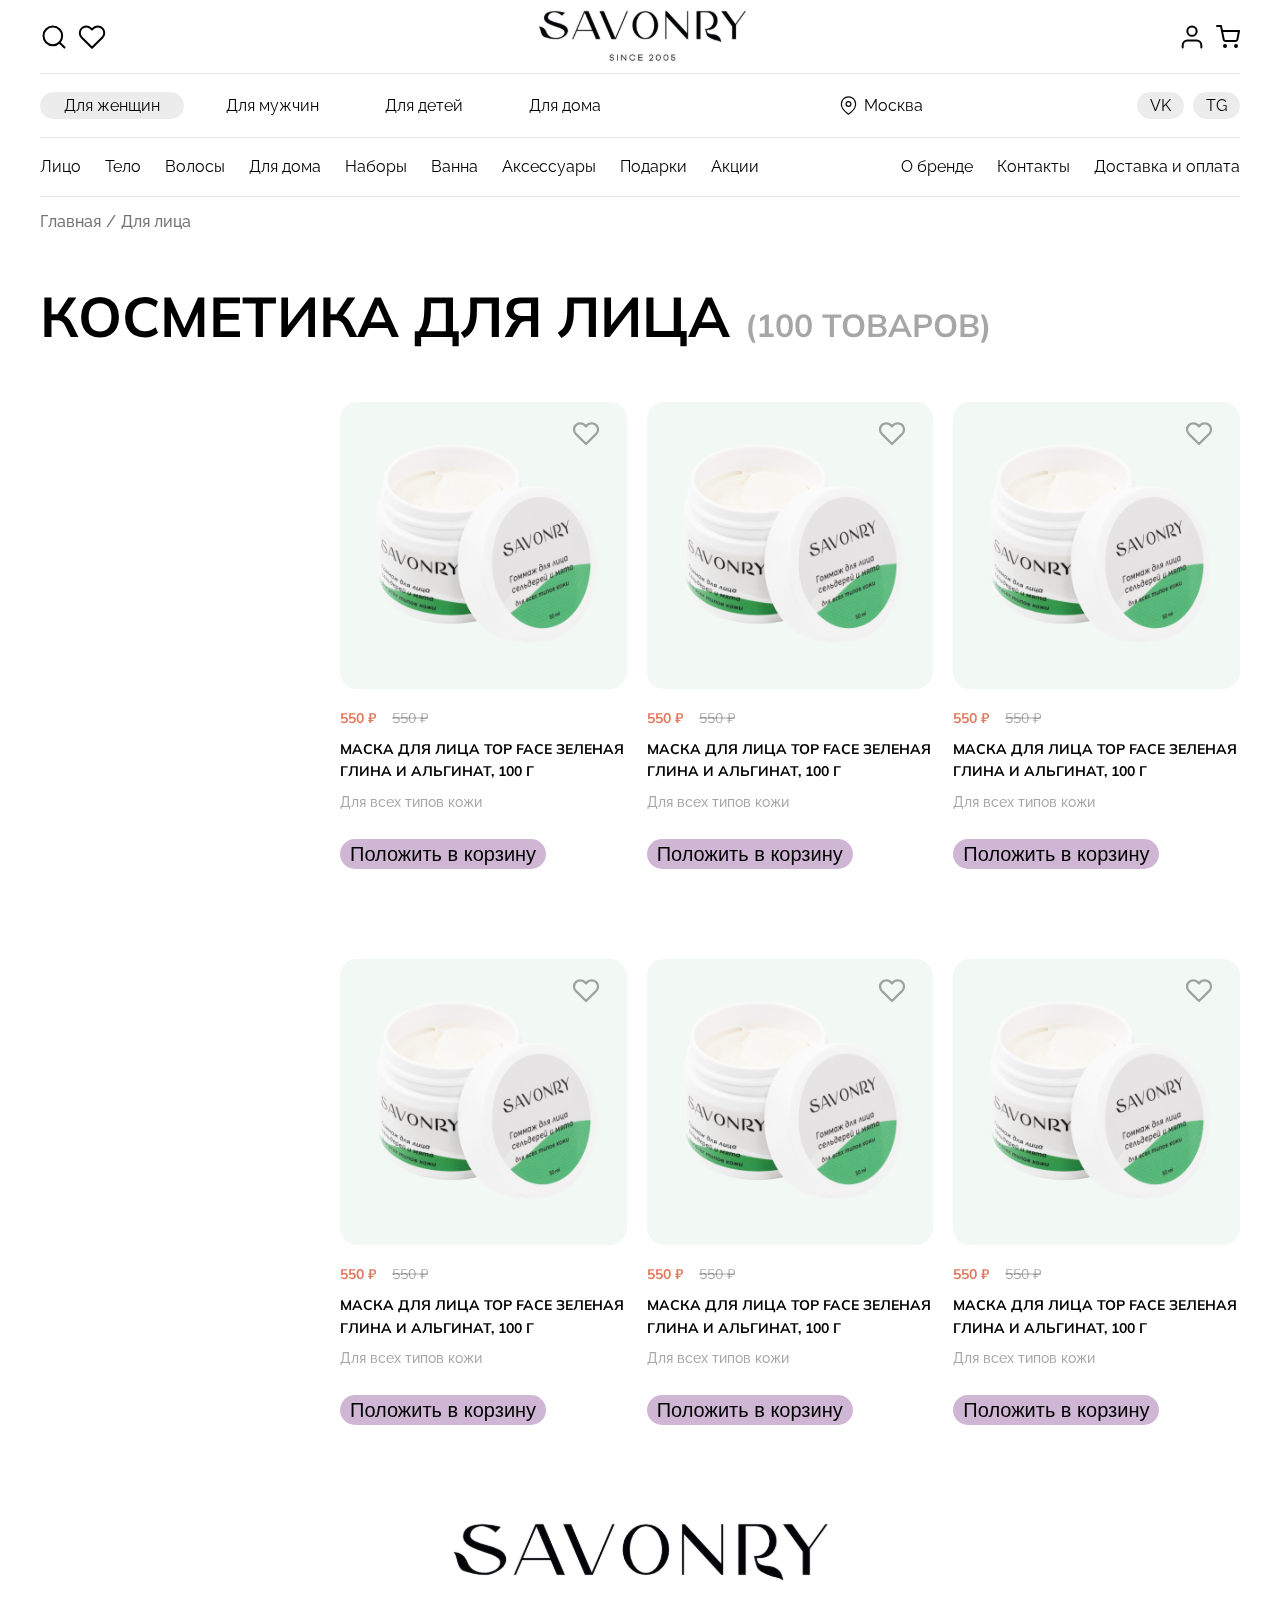
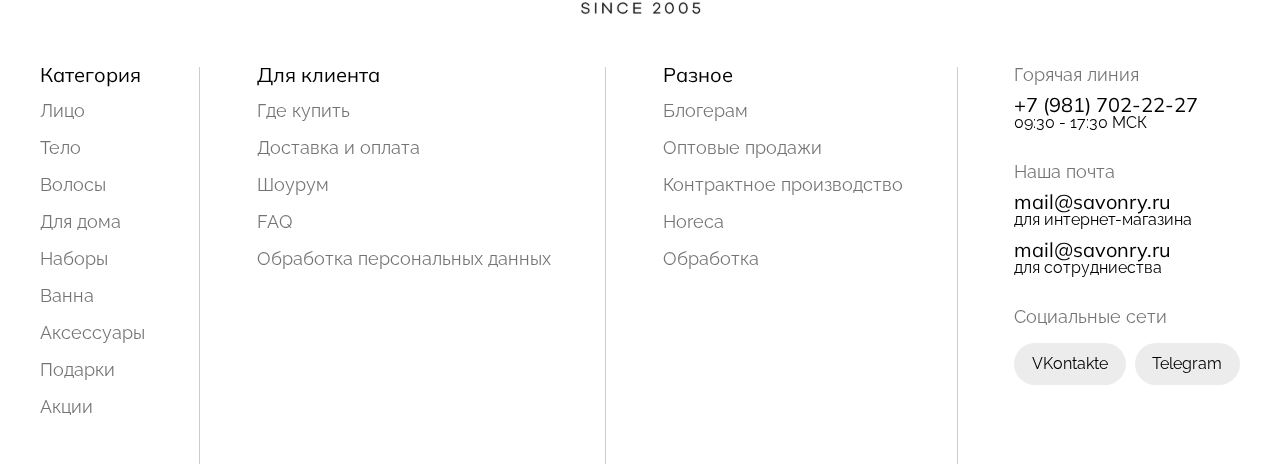
<file: content.html>
<!DOCTYPE html>
<html lang="en">

<head>
    <meta charset="UTF-8">
    <meta name="viewport" content="width=device-width, initial-scale=1.0">
    <link rel="stylesheet" href="https://cdn.jsdelivr.net/npm/swiper@11/swiper-bundle.min.css" />
    <link rel="stylesheet" href="style/style.css">
    <title>Document</title>
</head>

<body>

    <!-- header start -->

    <header class="container">
        <div class="header-top">
            <div>
                <img src="images/burger.svg" alt="" class="burger-btn">
                <img src="images/search.svg" alt="search" class="header-search-btn">
                <img src="images/heart.svg" alt="heart">
            </div>
            <img src="images/LOGO.ai.svg" alt="logo">
            <div>
                <img src="images/user.svg" alt="user">
                <img src="images/shopping-cart.svg" alt="shopping-cart">
            </div>
        </div>

        <div class="header-middle">
            <div class="prodcuts-for">
                <a href="" class="active">Для женщин</a>
                <a href="">Для мужчин</a>
                <a href="">Для детей</a>
                <a href="">Для дома</a>
            </div>
            <div class="header-location">
                <img src="images/map-pin.svg" alt="">
                <p>Москва</p>
            </div>

            <div class="socials">
                <a href="">VK</a>
                <a href="">TG</a>
            </div>
        </div>

        <div class="header-bottom">
            <nav class="header-bar-lies">
                <ul>
                    <li><a href>Лицо</a></li>
                    <li><a href>Тело</a></li>
                    <li><a href>Волосы</a></li>
                    <li><a href>Для дома</a></li>
                    <li><a href>Наборы</a></li>
                    <li><a href>Ванна</a></li>
                    <li><a href>Аксессуары</a></li>
                    <li><a href>Подарки</a></li>
                    <li><a href>Акции</a></li>
                </ul>
            </nav>
            <nav>
                <ul>
                    <li><a href="">О бренде</a></li>
                    <li><a href="">Контакты</a></li>
                    <li><a href="">Доставка и оплата</a></li>
                </ul>
            </nav>
        </div>

        <div class="header-bar_block">
            <div>
                <ul>
                    <p>Подкатегория</p>
                    <li><a href>Кремы и сыворотки</a></li>
                    <li><a href>Маски</a></li>
                    <li><a href>Средства для макияжа и демакияжа</a></li>
                    <li><a href>Средства для умывания</a></li>
                    <li><a href>Натуральные масла</a></li>
                    <li><a href>Пилинги</a></li>
                    <li><a href>Тоники для лица</a></li>
                    <li><a href>Серия Stop Acne</a></li>
                    <li><a href>Защита от солнца</a></li>
                    <li><a href>Термальная вода</a></li>
                    <li><a href>Гидролаты</a></li>
                    <li><a href>Гоммаж</a></li>
                    <li><a href>Гель Алоэ Вера</a></li>
                </ul>
                <ul>
                    <p>Потребность кожи</p>
                    <li><a href>Очищение</a></li>
                    <li><a href>Ровный тон и цвет лица</a></li>
                    <li><a href>Контроль над проблемной кожей</a></li>
                    <li><a href>Сияние и энергия</a></li>
                    <li><a href>Сужение пор, матирование</a></li>
                    <li><a href>Увлажнение</a></li>
                    <li><a href>Пилинг, отшелушивание</a></li>
                    <li><a href>Питание и восстановление</a></li>
                    <li><a href>Лифтинг и омоложение</a></li>
                    <li><a href>Тонизирование</a></li>
                </ul>
                <ul>
                    <p>Тип кожи</p>
                    <li><a href>Проблемная</a></li>
                    <li><a href>Комбинированная</a></li>
                    <li><a href>Жирная</a></li>
                    <li><a href>Возрастная</a></li>
                    <li><a href>Сухая</a></li>
                    <li><a href>Увлажнение</a></li>
                    <li><a href>Чувствительная</a></li>
                    <li><a href>Обезвоженная</a></li>
                    <li><a href>Нормальная</a></li>
                </ul>
            </div>
            <div>
                <ul>
                    <p>Подкатегория</p>
                    <li><a href>Кремы и сыворотки</a></li>
                    <li><a href>Маски</a></li>
                    <li><a href>Средства для макияжа и демакияжа</a></li>
                    <li><a href>Средства для умывания</a></li>
                    <li><a href>Натуральные масла</a></li>
                    <li><a href>Пилинги</a></li>
                    <li><a href>Тоники для лица</a></li>
                    <li><a href>Серия Stop Acne</a></li>
                    <li><a href>Защита от солнца</a></li>
                    <li><a href>Термальная вода</a></li>
                    <li><a href>Гидролаты</a></li>
                    <li><a href>Гоммаж</a></li>
                    <li><a href>Гель Алоэ Вера</a></li>
                </ul>
                <ul>
                    <p>Потребность кожи</p>
                    <li><a href>Очищение</a></li>
                    <li><a href>Ровный тон и цвет лица</a></li>
                    <li><a href>Контроль над проблемной кожей</a></li>
                    <li><a href>Сияние и энергия</a></li>
                    <li><a href>Сужение пор, матирование</a></li>
                    <li><a href>Увлажнение</a></li>
                    <li><a href>Пилинг, отшелушивание</a></li>
                    <li><a href>Питание и восстановление</a></li>
                    <li><a href>Лифтинг и омоложение</a></li>
                    <li><a href>Тонизирование</a></li>
                </ul>
                <ul>
                    <p>Тип кожи</p>
                    <li><a href>Проблемная</a></li>
                    <li><a href>Комбинированная</a></li>
                    <li><a href>Жирная</a></li>
                    <li><a href>Возрастная</a></li>
                    <li><a href>Сухая</a></li>
                    <li><a href>Увлажнение</a></li>
                    <li><a href>Чувствительная</a></li>
                    <li><a href>Обезвоженная</a></li>
                    <li><a href>Нормальная</a></li>
                </ul>
            </div>
            <div>
                <ul>
                    <p>Подкатегория</p>
                    <li><a href>Кремы и сыворотки</a></li>
                    <li><a href>Маски</a></li>
                    <li><a href>Средства для макияжа и демакияжа</a></li>
                    <li><a href>Средства для умывания</a></li>
                    <li><a href>Натуральные масла</a></li>
                    <li><a href>Пилинги</a></li>
                    <li><a href>Тоники для лица</a></li>
                    <li><a href>Серия Stop Acne</a></li>
                    <li><a href>Защита от солнца</a></li>
                    <li><a href>Термальная вода</a></li>
                    <li><a href>Гидролаты</a></li>
                    <li><a href>Гоммаж</a></li>
                    <li><a href>Гель Алоэ Вера</a></li>
                </ul>
                <ul>
                    <p>Потребность кожи</p>
                    <li><a href>Очищение</a></li>
                    <li><a href>Ровный тон и цвет лица</a></li>
                    <li><a href>Контроль над проблемной кожей</a></li>
                    <li><a href>Сияние и энергия</a></li>
                    <li><a href>Сужение пор, матирование</a></li>
                    <li><a href>Увлажнение</a></li>
                    <li><a href>Пилинг, отшелушивание</a></li>
                    <li><a href>Питание и восстановление</a></li>
                    <li><a href>Лифтинг и омоложение</a></li>
                    <li><a href>Тонизирование</a></li>
                </ul>
                <ul>
                    <p>Тип кожи</p>
                    <li><a href>Проблемная</a></li>
                    <li><a href>Комбинированная</a></li>
                    <li><a href>Жирная</a></li>
                    <li><a href>Возрастная</a></li>
                    <li><a href>Сухая</a></li>
                    <li><a href>Увлажнение</a></li>
                    <li><a href>Чувствительная</a></li>
                    <li><a href>Обезвоженная</a></li>
                    <li><a href>Нормальная</a></li>
                </ul>
            </div>
            <div>
                <ul>
                    <p>Подкатегория</p>
                    <li><a href>Кремы и сыворотки</a></li>
                    <li><a href>Маски</a></li>
                    <li><a href>Средства для макияжа и демакияжа</a></li>
                    <li><a href>Средства для умывания</a></li>
                    <li><a href>Натуральные масла</a></li>
                    <li><a href>Пилинги</a></li>
                    <li><a href>Тоники для лица</a></li>
                    <li><a href>Серия Stop Acne</a></li>
                    <li><a href>Защита от солнца</a></li>
                    <li><a href>Термальная вода</a></li>
                    <li><a href>Гидролаты</a></li>
                    <li><a href>Гоммаж</a></li>
                    <li><a href>Гель Алоэ Вера</a></li>
                </ul>
                <ul>
                    <p>Потребность кожи</p>
                    <li><a href>Очищение</a></li>
                    <li><a href>Ровный тон и цвет лица</a></li>
                    <li><a href>Контроль над проблемной кожей</a></li>
                    <li><a href>Сияние и энергия</a></li>
                    <li><a href>Сужение пор, матирование</a></li>
                    <li><a href>Увлажнение</a></li>
                    <li><a href>Пилинг, отшелушивание</a></li>
                    <li><a href>Питание и восстановление</a></li>
                    <li><a href>Лифтинг и омоложение</a></li>
                    <li><a href>Тонизирование</a></li>
                </ul>
                <ul>
                    <p>Тип кожи</p>
                    <li><a href>Проблемная</a></li>
                    <li><a href>Комбинированная</a></li>
                    <li><a href>Жирная</a></li>
                    <li><a href>Возрастная</a></li>
                    <li><a href>Сухая</a></li>
                    <li><a href>Увлажнение</a></li>
                    <li><a href>Чувствительная</a></li>
                    <li><a href>Обезвоженная</a></li>
                    <li><a href>Нормальная</a></li>
                </ul>
            </div>
            <div>
                <ul>
                    <p>Подкатегория</p>
                    <li><a href>Кремы и сыворотки</a></li>
                    <li><a href>Маски</a></li>
                    <li><a href>Средства для макияжа и демакияжа</a></li>
                    <li><a href>Средства для умывания</a></li>
                    <li><a href>Натуральные масла</a></li>
                    <li><a href>Пилинги</a></li>
                    <li><a href>Тоники для лица</a></li>
                    <li><a href>Серия Stop Acne</a></li>
                    <li><a href>Защита от солнца</a></li>
                    <li><a href>Термальная вода</a></li>
                    <li><a href>Гидролаты</a></li>
                    <li><a href>Гоммаж</a></li>
                    <li><a href>Гель Алоэ Вера</a></li>
                </ul>
                <ul>
                    <p>Потребность кожи</p>
                    <li><a href>Очищение</a></li>
                    <li><a href>Ровный тон и цвет лица</a></li>
                    <li><a href>Контроль над проблемной кожей</a></li>
                    <li><a href>Сияние и энергия</a></li>
                    <li><a href>Сужение пор, матирование</a></li>
                    <li><a href>Увлажнение</a></li>
                    <li><a href>Пилинг, отшелушивание</a></li>
                    <li><a href>Питание и восстановление</a></li>
                    <li><a href>Лифтинг и омоложение</a></li>
                    <li><a href>Тонизирование</a></li>
                </ul>
                <ul>
                    <p>Тип кожи</p>
                    <li><a href>Проблемная</a></li>
                    <li><a href>Комбинированная</a></li>
                    <li><a href>Жирная</a></li>
                    <li><a href>Возрастная</a></li>
                    <li><a href>Сухая</a></li>
                    <li><a href>Увлажнение</a></li>
                    <li><a href>Чувствительная</a></li>
                    <li><a href>Обезвоженная</a></li>
                    <li><a href>Нормальная</a></li>
                </ul>
            </div>
            <div>
                <ul>
                    <p>Подкатегория</p>
                    <li><a href>Кремы и сыворотки</a></li>
                    <li><a href>Маски</a></li>
                    <li><a href>Средства для макияжа и демакияжа</a></li>
                    <li><a href>Средства для умывания</a></li>
                    <li><a href>Натуральные масла</a></li>
                    <li><a href>Пилинги</a></li>
                    <li><a href>Тоники для лица</a></li>
                    <li><a href>Серия Stop Acne</a></li>
                    <li><a href>Защита от солнца</a></li>
                    <li><a href>Термальная вода</a></li>
                    <li><a href>Гидролаты</a></li>
                    <li><a href>Гоммаж</a></li>
                    <li><a href>Гель Алоэ Вера</a></li>
                </ul>
                <ul>
                    <p>Потребность кожи</p>
                    <li><a href>Очищение</a></li>
                    <li><a href>Ровный тон и цвет лица</a></li>
                    <li><a href>Контроль над проблемной кожей</a></li>
                    <li><a href>Сияние и энергия</a></li>
                    <li><a href>Сужение пор, матирование</a></li>
                    <li><a href>Увлажнение</a></li>
                    <li><a href>Пилинг, отшелушивание</a></li>
                    <li><a href>Питание и восстановление</a></li>
                    <li><a href>Лифтинг и омоложение</a></li>
                    <li><a href>Тонизирование</a></li>
                </ul>
                <ul>
                    <p>Тип кожи</p>
                    <li><a href>Проблемная</a></li>
                    <li><a href>Комбинированная</a></li>
                    <li><a href>Жирная</a></li>
                    <li><a href>Возрастная</a></li>
                    <li><a href>Сухая</a></li>
                    <li><a href>Увлажнение</a></li>
                    <li><a href>Чувствительная</a></li>
                    <li><a href>Обезвоженная</a></li>
                    <li><a href>Нормальная</a></li>
                </ul>
            </div>
            <div>
                <ul>
                    <p>Подкатегория</p>
                    <li><a href>Кремы и сыворотки</a></li>
                    <li><a href>Маски</a></li>
                    <li><a href>Средства для макияжа и демакияжа</a></li>
                    <li><a href>Средства для умывания</a></li>
                    <li><a href>Натуральные масла</a></li>
                    <li><a href>Пилинги</a></li>
                    <li><a href>Тоники для лица</a></li>
                    <li><a href>Серия Stop Acne</a></li>
                    <li><a href>Защита от солнца</a></li>
                    <li><a href>Термальная вода</a></li>
                    <li><a href>Гидролаты</a></li>
                    <li><a href>Гоммаж</a></li>
                    <li><a href>Гель Алоэ Вера</a></li>
                </ul>
                <ul>
                    <p>Потребность кожи</p>
                    <li><a href>Очищение</a></li>
                    <li><a href>Ровный тон и цвет лица</a></li>
                    <li><a href>Контроль над проблемной кожей</a></li>
                    <li><a href>Сияние и энергия</a></li>
                    <li><a href>Сужение пор, матирование</a></li>
                    <li><a href>Увлажнение</a></li>
                    <li><a href>Пилинг, отшелушивание</a></li>
                    <li><a href>Питание и восстановление</a></li>
                    <li><a href>Лифтинг и омоложение</a></li>
                    <li><a href>Тонизирование</a></li>
                </ul>
                <ul>
                    <p>Тип кожи</p>
                    <li><a href>Проблемная</a></li>
                    <li><a href>Комбинированная</a></li>
                    <li><a href>Жирная</a></li>
                    <li><a href>Возрастная</a></li>
                    <li><a href>Сухая</a></li>
                    <li><a href>Увлажнение</a></li>
                    <li><a href>Чувствительная</a></li>
                    <li><a href>Обезвоженная</a></li>
                    <li><a href>Нормальная</a></li>
                </ul>
            </div>
            <div>
                <ul>
                    <p>Подкатегория</p>
                    <li><a href>Кремы и сыворотки</a></li>
                    <li><a href>Маски</a></li>
                    <li><a href>Средства для макияжа и демакияжа</a></li>
                    <li><a href>Средства для умывания</a></li>
                    <li><a href>Натуральные масла</a></li>
                    <li><a href>Пилинги</a></li>
                    <li><a href>Тоники для лица</a></li>
                    <li><a href>Серия Stop Acne</a></li>
                    <li><a href>Защита от солнца</a></li>
                    <li><a href>Термальная вода</a></li>
                    <li><a href>Гидролаты</a></li>
                    <li><a href>Гоммаж</a></li>
                    <li><a href>Гель Алоэ Вера</a></li>
                </ul>
                <ul>
                    <p>Потребность кожи</p>
                    <li><a href>Очищение</a></li>
                    <li><a href>Ровный тон и цвет лица</a></li>
                    <li><a href>Контроль над проблемной кожей</a></li>
                    <li><a href>Сияние и энергия</a></li>
                    <li><a href>Сужение пор, матирование</a></li>
                    <li><a href>Увлажнение</a></li>
                    <li><a href>Пилинг, отшелушивание</a></li>
                    <li><a href>Питание и восстановление</a></li>
                    <li><a href>Лифтинг и омоложение</a></li>
                    <li><a href>Тонизирование</a></li>
                </ul>
                <ul>
                    <p>Тип кожи</p>
                    <li><a href>Проблемная</a></li>
                    <li><a href>Комбинированная</a></li>
                    <li><a href>Жирная</a></li>
                    <li><a href>Возрастная</a></li>
                    <li><a href>Сухая</a></li>
                    <li><a href>Увлажнение</a></li>
                    <li><a href>Чувствительная</a></li>
                    <li><a href>Обезвоженная</a></li>
                    <li><a href>Нормальная</a></li>
                </ul>
            </div>
            <div>
                <ul>
                    <p>Подкатегория</p>
                    <li><a href>Кремы и сыворотки</a></li>
                    <li><a href>Маски</a></li>
                    <li><a href>Средства для макияжа и демакияжа</a></li>
                    <li><a href>Средства для умывания</a></li>
                    <li><a href>Натуральные масла</a></li>
                    <li><a href>Пилинги</a></li>
                    <li><a href>Тоники для лица</a></li>
                    <li><a href>Серия Stop Acne</a></li>
                    <li><a href>Защита от солнца</a></li>
                    <li><a href>Термальная вода</a></li>
                    <li><a href>Гидролаты</a></li>
                    <li><a href>Гоммаж</a></li>
                    <li><a href>Гель Алоэ Вера</a></li>
                </ul>
                <ul>
                    <p>Потребность кожи</p>
                    <li><a href>Очищение</a></li>
                    <li><a href>Ровный тон и цвет лица</a></li>
                    <li><a href>Контроль над проблемной кожей</a></li>
                    <li><a href>Сияние и энергия</a></li>
                    <li><a href>Сужение пор, матирование</a></li>
                    <li><a href>Увлажнение</a></li>
                    <li><a href>Пилинг, отшелушивание</a></li>
                    <li><a href>Питание и восстановление</a></li>
                    <li><a href>Лифтинг и омоложение</a></li>
                    <li><a href>Тонизирование</a></li>
                </ul>
                <ul>
                    <p>Тип кожи</p>
                    <li><a href>Проблемная</a></li>
                    <li><a href>Комбинированная</a></li>
                    <li><a href>Жирная</a></li>
                    <li><a href>Возрастная</a></li>
                    <li><a href>Сухая</a></li>
                    <li><a href>Увлажнение</a></li>
                    <li><a href>Чувствительная</a></li>
                    <li><a href>Обезвоженная</a></li>
                    <li><a href>Нормальная</a></li>
                </ul>
            </div>
        </div>
    </header>

    <!-- header end -->

    <!-- main start -->

    <main class="content-main container">
        <ul class="bread-crumb">
            <li><a href="index.html">Главная</a></li>
            <li>Для лица</li>
        </ul>
        <p class="page-title">Косметика для лица
            <span>(100 товаров)</span>
        </p>


        <div class="content-block">
            <div></div>
            <div class="content-block_right">
                <div class="product-item">
                    <div class="product-item-image product-item-image-1">
                        <img src="images/product-1.png" alt="">
                        <svg class="heart" width="28" height="24" viewBox="0 0 28 24" fill="none"
                            xmlns="http://www.w3.org/2000/svg">
                            <path
                                d="M24.1419 3.1451C23.556 2.56705 22.8604 2.10851 22.0948 1.79565C21.3292 1.4828 20.5086 1.32178 19.6799 1.32178C18.8511 1.32178 18.0305 1.4828 17.2649 1.79565C16.4993 2.10851 15.8037 2.56705 15.2178 3.1451L14.0019 4.34419L12.786 3.1451C11.6026 1.97803 9.99757 1.32238 8.32398 1.32238C6.65038 1.32238 5.04533 1.97803 3.86192 3.1451C2.67851 4.31217 2.01367 5.89505 2.01367 7.54554C2.01367 9.19602 2.67851 10.7789 3.86192 11.946L5.0778 13.1451L14.0019 21.9459L22.926 13.1451L24.1419 11.946C24.7281 11.3682 25.193 10.6822 25.5103 9.92715C25.8275 9.17211 25.9908 8.36283 25.9908 7.54554C25.9908 6.72825 25.8275 5.91896 25.5103 5.16392C25.193 4.40888 24.7281 3.72288 24.1419 3.1451Z"
                                stroke="black" stroke-opacity="0.35" stroke-width="2.26243" stroke-linecap="round"
                                stroke-linejoin="round" />
                        </svg>
                    </div>
                    <div class="product-item_bottom">
                        <div>
                            <p class="price">
                                550 ₽
                                <span>550 ₽</span>
                            </p>
                            <p class="product-item_title">Маска для лица TOP FACE зеленая глина и альгинат, 100
                                г</p>
                            <span class="product-item_description">Для всех типов кожи</span>
                        </div>
                        <button class="purple-btn">Положить в корзину</button>
                    </div>
                </div>
                <div class="product-item">
                            <div class="product-item-image product-item-image-1">
                                <img src="images/product-1.png" alt="">
                                <svg class="heart" width="28" height="24" viewBox="0 0 28 24" fill="none"
                                    xmlns="http://www.w3.org/2000/svg">
                                    <path
                                        d="M24.1419 3.1451C23.556 2.56705 22.8604 2.10851 22.0948 1.79565C21.3292 1.4828 20.5086 1.32178 19.6799 1.32178C18.8511 1.32178 18.0305 1.4828 17.2649 1.79565C16.4993 2.10851 15.8037 2.56705 15.2178 3.1451L14.0019 4.34419L12.786 3.1451C11.6026 1.97803 9.99757 1.32238 8.32398 1.32238C6.65038 1.32238 5.04533 1.97803 3.86192 3.1451C2.67851 4.31217 2.01367 5.89505 2.01367 7.54554C2.01367 9.19602 2.67851 10.7789 3.86192 11.946L5.0778 13.1451L14.0019 21.9459L22.926 13.1451L24.1419 11.946C24.7281 11.3682 25.193 10.6822 25.5103 9.92715C25.8275 9.17211 25.9908 8.36283 25.9908 7.54554C25.9908 6.72825 25.8275 5.91896 25.5103 5.16392C25.193 4.40888 24.7281 3.72288 24.1419 3.1451Z"
                                        stroke="black" stroke-opacity="0.35" stroke-width="2.26243"
                                        stroke-linecap="round" stroke-linejoin="round" />
                                </svg>
                            </div>
                            <div class="product-item_bottom">
                                <div>
                                    <p class="price">
                                        550 ₽
                                        <span>550 ₽</span>
                                    </p>
                                    <p class="product-item_title">Маска для лица TOP FACE зеленая глина и альгинат, 100
                                        г</p>
                                    <span class="product-item_description">Для всех типов кожи</span>
                                </div>
                                <button class="purple-btn">Положить в корзину</button>
                            </div>
                        </div>
                        <div class="product-item">
                            <div class="product-item-image product-item-image-1">
                                <img src="images/product-1.png" alt="">
                                <svg class="heart" width="28" height="24" viewBox="0 0 28 24" fill="none"
                                    xmlns="http://www.w3.org/2000/svg">
                                    <path
                                        d="M24.1419 3.1451C23.556 2.56705 22.8604 2.10851 22.0948 1.79565C21.3292 1.4828 20.5086 1.32178 19.6799 1.32178C18.8511 1.32178 18.0305 1.4828 17.2649 1.79565C16.4993 2.10851 15.8037 2.56705 15.2178 3.1451L14.0019 4.34419L12.786 3.1451C11.6026 1.97803 9.99757 1.32238 8.32398 1.32238C6.65038 1.32238 5.04533 1.97803 3.86192 3.1451C2.67851 4.31217 2.01367 5.89505 2.01367 7.54554C2.01367 9.19602 2.67851 10.7789 3.86192 11.946L5.0778 13.1451L14.0019 21.9459L22.926 13.1451L24.1419 11.946C24.7281 11.3682 25.193 10.6822 25.5103 9.92715C25.8275 9.17211 25.9908 8.36283 25.9908 7.54554C25.9908 6.72825 25.8275 5.91896 25.5103 5.16392C25.193 4.40888 24.7281 3.72288 24.1419 3.1451Z"
                                        stroke="black" stroke-opacity="0.35" stroke-width="2.26243"
                                        stroke-linecap="round" stroke-linejoin="round" />
                                </svg>
                            </div>
                            <div class="product-item_bottom">
                                <div>
                                    <p class="price">
                                        550 ₽
                                        <span>550 ₽</span>
                                    </p>
                                    <p class="product-item_title">Маска для лица TOP FACE зеленая глина и альгинат, 100
                                        г</p>
                                    <span class="product-item_description">Для всех типов кожи</span>
                                </div>
                                <button class="purple-btn">Положить в корзину</button>
                            </div>
                        </div>
                        <div class="product-item">
                            <div class="product-item-image product-item-image-1">
                                <img src="images/product-1.png" alt="">
                                <svg class="heart" width="28" height="24" viewBox="0 0 28 24" fill="none"
                                    xmlns="http://www.w3.org/2000/svg">
                                    <path
                                        d="M24.1419 3.1451C23.556 2.56705 22.8604 2.10851 22.0948 1.79565C21.3292 1.4828 20.5086 1.32178 19.6799 1.32178C18.8511 1.32178 18.0305 1.4828 17.2649 1.79565C16.4993 2.10851 15.8037 2.56705 15.2178 3.1451L14.0019 4.34419L12.786 3.1451C11.6026 1.97803 9.99757 1.32238 8.32398 1.32238C6.65038 1.32238 5.04533 1.97803 3.86192 3.1451C2.67851 4.31217 2.01367 5.89505 2.01367 7.54554C2.01367 9.19602 2.67851 10.7789 3.86192 11.946L5.0778 13.1451L14.0019 21.9459L22.926 13.1451L24.1419 11.946C24.7281 11.3682 25.193 10.6822 25.5103 9.92715C25.8275 9.17211 25.9908 8.36283 25.9908 7.54554C25.9908 6.72825 25.8275 5.91896 25.5103 5.16392C25.193 4.40888 24.7281 3.72288 24.1419 3.1451Z"
                                        stroke="black" stroke-opacity="0.35" stroke-width="2.26243"
                                        stroke-linecap="round" stroke-linejoin="round" />
                                </svg>
                            </div>
                            <div class="product-item_bottom">
                                <div>
                                    <p class="price">
                                        550 ₽
                                        <span>550 ₽</span>
                                    </p>
                                    <p class="product-item_title">Маска для лица TOP FACE зеленая глина и альгинат, 100
                                        г</p>
                                    <span class="product-item_description">Для всех типов кожи</span>
                                </div>
                                <button class="purple-btn">Положить в корзину</button>
                            </div>
                        </div>
                        <div class="product-item">
                            <div class="product-item-image product-item-image-1">
                                <img src="images/product-1.png" alt="">
                                <svg class="heart" width="28" height="24" viewBox="0 0 28 24" fill="none"
                                    xmlns="http://www.w3.org/2000/svg">
                                    <path
                                        d="M24.1419 3.1451C23.556 2.56705 22.8604 2.10851 22.0948 1.79565C21.3292 1.4828 20.5086 1.32178 19.6799 1.32178C18.8511 1.32178 18.0305 1.4828 17.2649 1.79565C16.4993 2.10851 15.8037 2.56705 15.2178 3.1451L14.0019 4.34419L12.786 3.1451C11.6026 1.97803 9.99757 1.32238 8.32398 1.32238C6.65038 1.32238 5.04533 1.97803 3.86192 3.1451C2.67851 4.31217 2.01367 5.89505 2.01367 7.54554C2.01367 9.19602 2.67851 10.7789 3.86192 11.946L5.0778 13.1451L14.0019 21.9459L22.926 13.1451L24.1419 11.946C24.7281 11.3682 25.193 10.6822 25.5103 9.92715C25.8275 9.17211 25.9908 8.36283 25.9908 7.54554C25.9908 6.72825 25.8275 5.91896 25.5103 5.16392C25.193 4.40888 24.7281 3.72288 24.1419 3.1451Z"
                                        stroke="black" stroke-opacity="0.35" stroke-width="2.26243"
                                        stroke-linecap="round" stroke-linejoin="round" />
                                </svg>
                            </div>
                            <div class="product-item_bottom">
                                <div>
                                    <p class="price">
                                        550 ₽
                                        <span>550 ₽</span>
                                    </p>
                                    <p class="product-item_title">Маска для лица TOP FACE зеленая глина и альгинат, 100
                                        г</p>
                                    <span class="product-item_description">Для всех типов кожи</span>
                                </div>
                                <button class="purple-btn">Положить в корзину</button>
                            </div>
                        </div>
                        <div class="product-item">
                            <div class="product-item-image product-item-image-1">
                                <img src="images/product-1.png" alt="">
                                <svg class="heart" width="28" height="24" viewBox="0 0 28 24" fill="none"
                                    xmlns="http://www.w3.org/2000/svg">
                                    <path
                                        d="M24.1419 3.1451C23.556 2.56705 22.8604 2.10851 22.0948 1.79565C21.3292 1.4828 20.5086 1.32178 19.6799 1.32178C18.8511 1.32178 18.0305 1.4828 17.2649 1.79565C16.4993 2.10851 15.8037 2.56705 15.2178 3.1451L14.0019 4.34419L12.786 3.1451C11.6026 1.97803 9.99757 1.32238 8.32398 1.32238C6.65038 1.32238 5.04533 1.97803 3.86192 3.1451C2.67851 4.31217 2.01367 5.89505 2.01367 7.54554C2.01367 9.19602 2.67851 10.7789 3.86192 11.946L5.0778 13.1451L14.0019 21.9459L22.926 13.1451L24.1419 11.946C24.7281 11.3682 25.193 10.6822 25.5103 9.92715C25.8275 9.17211 25.9908 8.36283 25.9908 7.54554C25.9908 6.72825 25.8275 5.91896 25.5103 5.16392C25.193 4.40888 24.7281 3.72288 24.1419 3.1451Z"
                                        stroke="black" stroke-opacity="0.35" stroke-width="2.26243"
                                        stroke-linecap="round" stroke-linejoin="round" />
                                </svg>
                            </div>
                            <div class="product-item_bottom">
                                <div>
                                    <p class="price">
                                        550 ₽
                                        <span>550 ₽</span>
                                    </p>
                                    <p class="product-item_title">Маска для лица TOP FACE зеленая глина и альгинат, 100
                                        г</p>
                                    <span class="product-item_description">Для всех типов кожи</span>
                                </div>
                                <button class="purple-btn">Положить в корзину</button>
                            </div>
                        </div>
            </div>
        </div>
    </main>

    <!-- main end -->

    <!-- footer start -->

    <footer class="container">
        <img src="images/LOGO.ai.svg" alt="">

        <div class="footer-content">
            <ul>
                <p>Категория</p>
                <ul>
                    <li><a href>Лицо</a></li>
                    <li><a href>Тело</a></li>
                    <li><a href>Волосы</a></li>
                    <li><a href>Для дома</a></li>
                    <li><a href>Наборы</a></li>
                    <li><a href>Ванна</a></li>
                    <li><a href>Аксессуары</a></li>
                    <li><a href>Подарки</a></li>
                    <li><a href>Акции</a></li>
                </ul>
            </ul>
            <ul>
                <p>Для клиента</p>
                <ul>
                    <li><a href>Где купить</a></li>
                    <li><a href>Доставка и оплата</a></li>
                    <li><a href>Шоурум</a></li>
                    <li><a href>FAQ</a></li>
                    <li><a href>Обработка персональных данных</a></li>
                </ul>
            </ul>
            <ul>
                <p>Разное</p>
                <ul>
                    <li><a href>Блогерам</a></li>
                    <li><a href>Оптовые продажи</a></li>
                    <li><a href>Контрактное производство</a></li>
                    <li><a href>Horeca</a></li>
                    <li><a href>Обработка</a></li>
                </ul>
            </ul>
            <div class="footer-content_right">
                <div>
                    <h3>Горячая линия</h3>
                    <p>+7 (981) 702-22-27</p>
                    <span>09:30 - 17:30 МСК</span>
                    <div class="socials footer-socials_mob">
                        <a href="">VKontakte</a>
                        <a href="">Telegram</a>
                    </div>
                </div>
                <div>
                    <h3>Наша почта</h3>
                    <p>mail@savonry.ru</p>
                    <span>для интернет-магазина</span>
                    <p>mail@savonry.ru</p>
                    <span>для сотрудниества</span>
                </div>
                <div>
                    <h3>Социальные сети</h3>
                    <div class="socials">
                        <a href="">VKontakte</a>
                        <a href="">Telegram</a>
                    </div>
                </div>
            </div>
        </div>
    </footer>

    <!-- footer end -->


    <!-- burger menu start -->

    <div class="burger-menu-block">
        <div class="burger-menu">
            <img src="images/LOGO.ai.svg" alt="">
            <div>
                <div class="burger-top">
                    <div>
                        <img src="images/user.svg" alt="">
                        <p>Вход</p>
                    </div>
                    <img src="images/search.svg" alt="">
                    <p>Регистрация</p>
                </div>
                <div class="header-location burger-location">
                    <img src="images/map-pin.svg" alt="">
                    <p>Александровск-Сахалинский</p>
                </div>
                <ul class="burger-bar">
                    <li class="openable">
                        <p>
                            Лицо
                        </p>
                        <ul>
                            <span>Все товары</span>
                            <li class="openable subcategory">
                                <p>Подкатегория</p>
                                <ul>
                                    <li><a href>Кремы и сыворотки</a></li>
                                    <li><a href>Маски</a></li>
                                    <li><a href>Средства для макияжа и демакияжа</a></li>
                                    <li><a href>Средства для умывания</a></li>
                                    <li><a href>Натуральные масла</a></li>
                                    <li><a href>Пилинги</a></li>
                                    <li><a href>Тоники для лица</a></li>
                                    <li><a href>Серия Stop Acne</a></li>
                                    <li><a href>Защита от солнца</a></li>
                                    <li><a href>Термальная вода</a></li>
                                    <li><a href>Гидролаты</a></li>
                                    <li><a href>Гоммаж</a></li>
                                    <li><a href>Гель Алоэ Вера</a></li>
                                </ul>
                            </li>
                            <li class="openable subcategory">
                                <p>Потребность кожи</p>
                                <ul>
                                    <li><a href>Кремы и сыворотки</a></li>
                                    <li><a href>Маски</a></li>
                                    <li><a href>Средства для макияжа и демакияжа</a></li>
                                    <li><a href>Средства для умывания</a></li>
                                    <li><a href>Натуральные масла</a></li>
                                    <li><a href>Пилинги</a></li>
                                </ul>
                            </li>
                            <li class="openable subcategory">
                                <p>Тип кожи</p>
                                <ul>
                                    <li><a href>Кремы и сыворотки</a></li>
                                    <li><a href>Маски</a></li>
                                    <li><a href>Средства для макияжа и демакияжа</a></li>
                                    <li><a href>Средства для умывания</a></li>
                                </ul>
                            </li>
                        </ul>
                    </li>
                    <li class="openable">
                        <p>
                            Тело
                        </p>
                        <ul>
                            <span>Все товары</span>
                            <li class="openable subcategory">
                                <p>Подкатегория</p>
                                <ul>
                                    <li><a href>Кремы и сыворотки</a></li>
                                    <li><a href>Маски</a></li>
                                    <li><a href>Средства для макияжа и демакияжа</a></li>
                                    <li><a href>Средства для умывания</a></li>
                                    <li><a href>Натуральные масла</a></li>
                                    <li><a href>Пилинги</a></li>
                                    <li><a href>Тоники для лица</a></li>
                                    <li><a href>Серия Stop Acne</a></li>
                                    <li><a href>Защита от солнца</a></li>
                                    <li><a href>Термальная вода</a></li>
                                    <li><a href>Гидролаты</a></li>
                                    <li><a href>Гоммаж</a></li>
                                    <li><a href>Гель Алоэ Вера</a></li>
                                </ul>
                            </li>
                            <li class="openable subcategory">
                                <p>Потребность кожи</p>
                                <ul>
                                    <li><a href>Кремы и сыворотки</a></li>
                                    <li><a href>Маски</a></li>
                                    <li><a href>Средства для макияжа и демакияжа</a></li>
                                    <li><a href>Средства для умывания</a></li>
                                    <li><a href>Натуральные масла</a></li>
                                    <li><a href>Пилинги</a></li>
                                </ul>
                            </li>
                            <li class="openable subcategory">
                                <p>Тип кожи</p>
                                <ul>
                                    <li><a href>Кремы и сыворотки</a></li>
                                    <li><a href>Маски</a></li>
                                    <li><a href>Средства для макияжа и демакияжа</a></li>
                                    <li><a href>Средства для умывания</a></li>
                                </ul>
                            </li>
                        </ul>
                    </li>
                    <li class="openable">
                        <p>
                            Волосы
                        </p>
                        <ul>
                            <span>Все товары</span>
                            <li class="openable subcategory">
                                <p>Подкатегория</p>
                                <ul>
                                    <li><a href>Кремы и сыворотки</a></li>
                                    <li><a href>Маски</a></li>
                                    <li><a href>Средства для макияжа и демакияжа</a></li>
                                    <li><a href>Средства для умывания</a></li>
                                    <li><a href>Натуральные масла</a></li>
                                    <li><a href>Пилинги</a></li>
                                    <li><a href>Тоники для лица</a></li>
                                    <li><a href>Серия Stop Acne</a></li>
                                    <li><a href>Защита от солнца</a></li>
                                    <li><a href>Термальная вода</a></li>
                                    <li><a href>Гидролаты</a></li>
                                    <li><a href>Гоммаж</a></li>
                                    <li><a href>Гель Алоэ Вера</a></li>
                                </ul>
                            </li>
                            <li class="openable subcategory">
                                <p>Потребность кожи</p>
                                <ul>
                                    <li><a href>Кремы и сыворотки</a></li>
                                    <li><a href>Маски</a></li>
                                    <li><a href>Средства для макияжа и демакияжа</a></li>
                                    <li><a href>Средства для умывания</a></li>
                                    <li><a href>Натуральные масла</a></li>
                                    <li><a href>Пилинги</a></li>
                                </ul>
                            </li>
                            <li class="openable subcategory">
                                <p>Тип кожи</p>
                                <ul>
                                    <li><a href>Кремы и сыворотки</a></li>
                                    <li><a href>Маски</a></li>
                                    <li><a href>Средства для макияжа и демакияжа</a></li>
                                    <li><a href>Средства для умывания</a></li>
                                </ul>
                            </li>
                        </ul>
                    </li>
                    <li class="openable">
                        <p>
                            Для дома
                        </p>
                        <ul>
                            <span>Все товары</span>
                            <li class="openable subcategory">
                                <p>Подкатегория</p>
                                <ul>
                                    <li><a href>Кремы и сыворотки</a></li>
                                    <li><a href>Маски</a></li>
                                    <li><a href>Средства для макияжа и демакияжа</a></li>
                                    <li><a href>Средства для умывания</a></li>
                                    <li><a href>Натуральные масла</a></li>
                                    <li><a href>Пилинги</a></li>
                                    <li><a href>Тоники для лица</a></li>
                                    <li><a href>Серия Stop Acne</a></li>
                                    <li><a href>Защита от солнца</a></li>
                                    <li><a href>Термальная вода</a></li>
                                    <li><a href>Гидролаты</a></li>
                                    <li><a href>Гоммаж</a></li>
                                    <li><a href>Гель Алоэ Вера</a></li>
                                </ul>
                            </li>
                            <li class="openable subcategory">
                                <p>Потребность кожи</p>
                                <ul>
                                    <li><a href>Кремы и сыворотки</a></li>
                                    <li><a href>Маски</a></li>
                                    <li><a href>Средства для макияжа и демакияжа</a></li>
                                    <li><a href>Средства для умывания</a></li>
                                    <li><a href>Натуральные масла</a></li>
                                    <li><a href>Пилинги</a></li>
                                </ul>
                            </li>
                            <li class="openable subcategory">
                                <p>Тип кожи</p>
                                <ul>
                                    <li><a href>Кремы и сыворотки</a></li>
                                    <li><a href>Маски</a></li>
                                    <li><a href>Средства для макияжа и демакияжа</a></li>
                                    <li><a href>Средства для умывания</a></li>
                                </ul>
                            </li>
                        </ul>
                    </li>
                    <li class="openable">
                        <p>
                            Наборы
                        </p>
                        <ul>
                            <span>Все товары</span>
                            <li class="openable subcategory">
                                <p>Подкатегория</p>
                                <ul>
                                    <li><a href>Кремы и сыворотки</a></li>
                                    <li><a href>Маски</a></li>
                                    <li><a href>Средства для макияжа и демакияжа</a></li>
                                    <li><a href>Средства для умывания</a></li>
                                    <li><a href>Натуральные масла</a></li>
                                    <li><a href>Пилинги</a></li>
                                    <li><a href>Тоники для лица</a></li>
                                    <li><a href>Серия Stop Acne</a></li>
                                    <li><a href>Защита от солнца</a></li>
                                    <li><a href>Термальная вода</a></li>
                                    <li><a href>Гидролаты</a></li>
                                    <li><a href>Гоммаж</a></li>
                                    <li><a href>Гель Алоэ Вера</a></li>
                                </ul>
                            </li>
                            <li class="openable subcategory">
                                <p>Потребность кожи</p>
                                <ul>
                                    <li><a href>Кремы и сыворотки</a></li>
                                    <li><a href>Маски</a></li>
                                    <li><a href>Средства для макияжа и демакияжа</a></li>
                                    <li><a href>Средства для умывания</a></li>
                                    <li><a href>Натуральные масла</a></li>
                                    <li><a href>Пилинги</a></li>
                                </ul>
                            </li>
                            <li class="openable subcategory">
                                <p>Тип кожи</p>
                                <ul>
                                    <li><a href>Кремы и сыворотки</a></li>
                                    <li><a href>Маски</a></li>
                                    <li><a href>Средства для макияжа и демакияжа</a></li>
                                    <li><a href>Средства для умывания</a></li>
                                </ul>
                            </li>
                        </ul>
                    </li>
                    <li class="openable">
                        <p>
                            Ванна
                        </p>
                        <ul>
                            <span>Все товары</span>
                            <li class="openable subcategory">
                                <p>Подкатегория</p>
                                <ul>
                                    <li><a href>Кремы и сыворотки</a></li>
                                    <li><a href>Маски</a></li>
                                    <li><a href>Средства для макияжа и демакияжа</a></li>
                                    <li><a href>Средства для умывания</a></li>
                                    <li><a href>Натуральные масла</a></li>
                                    <li><a href>Пилинги</a></li>
                                    <li><a href>Тоники для лица</a></li>
                                    <li><a href>Серия Stop Acne</a></li>
                                    <li><a href>Защита от солнца</a></li>
                                    <li><a href>Термальная вода</a></li>
                                    <li><a href>Гидролаты</a></li>
                                    <li><a href>Гоммаж</a></li>
                                    <li><a href>Гель Алоэ Вера</a></li>
                                </ul>
                            </li>
                            <li class="openable subcategory">
                                <p>Потребность кожи</p>
                                <ul>
                                    <li><a href>Кремы и сыворотки</a></li>
                                    <li><a href>Маски</a></li>
                                    <li><a href>Средства для макияжа и демакияжа</a></li>
                                    <li><a href>Средства для умывания</a></li>
                                    <li><a href>Натуральные масла</a></li>
                                    <li><a href>Пилинги</a></li>
                                </ul>
                            </li>
                            <li class="openable subcategory">
                                <p>Тип кожи</p>
                                <ul>
                                    <li><a href>Кремы и сыворотки</a></li>
                                    <li><a href>Маски</a></li>
                                    <li><a href>Средства для макияжа и демакияжа</a></li>
                                    <li><a href>Средства для умывания</a></li>
                                </ul>
                            </li>
                        </ul>
                    </li>
                    <li class="openable">
                        <p>
                            Аксессуары
                        </p>
                        <ul>
                            <span>Все товары</span>
                            <li class="openable subcategory">
                                <p>Подкатегория</p>
                                <ul>
                                    <li><a href>Кремы и сыворотки</a></li>
                                    <li><a href>Маски</a></li>
                                    <li><a href>Средства для макияжа и демакияжа</a></li>
                                    <li><a href>Средства для умывания</a></li>
                                    <li><a href>Натуральные масла</a></li>
                                    <li><a href>Пилинги</a></li>
                                    <li><a href>Тоники для лица</a></li>
                                    <li><a href>Серия Stop Acne</a></li>
                                    <li><a href>Защита от солнца</a></li>
                                    <li><a href>Термальная вода</a></li>
                                    <li><a href>Гидролаты</a></li>
                                    <li><a href>Гоммаж</a></li>
                                    <li><a href>Гель Алоэ Вера</a></li>
                                </ul>
                            </li>
                            <li class="openable subcategory">
                                <p>Потребность кожи</p>
                                <ul>
                                    <li><a href>Кремы и сыворотки</a></li>
                                    <li><a href>Маски</a></li>
                                    <li><a href>Средства для макияжа и демакияжа</a></li>
                                    <li><a href>Средства для умывания</a></li>
                                    <li><a href>Натуральные масла</a></li>
                                    <li><a href>Пилинги</a></li>
                                </ul>
                            </li>
                            <li class="openable subcategory">
                                <p>Тип кожи</p>
                                <ul>
                                    <li><a href>Кремы и сыворотки</a></li>
                                    <li><a href>Маски</a></li>
                                    <li><a href>Средства для макияжа и демакияжа</a></li>
                                    <li><a href>Средства для умывания</a></li>
                                </ul>
                            </li>
                        </ul>
                    </li>
                    <li class="openable">
                        <p>
                            Подарки
                        </p>
                        <ul>
                            <span>Все товары</span>
                            <li class="openable subcategory">
                                <p>Подкатегория</p>
                                <ul>
                                    <li><a href>Кремы и сыворотки</a></li>
                                    <li><a href>Маски</a></li>
                                    <li><a href>Средства для макияжа и демакияжа</a></li>
                                    <li><a href>Средства для умывания</a></li>
                                    <li><a href>Натуральные масла</a></li>
                                    <li><a href>Пилинги</a></li>
                                    <li><a href>Тоники для лица</a></li>
                                    <li><a href>Серия Stop Acne</a></li>
                                    <li><a href>Защита от солнца</a></li>
                                    <li><a href>Термальная вода</a></li>
                                    <li><a href>Гидролаты</a></li>
                                    <li><a href>Гоммаж</a></li>
                                    <li><a href>Гель Алоэ Вера</a></li>
                                </ul>
                            </li>
                            <li class="openable subcategory">
                                <p>Потребность кожи</p>
                                <ul>
                                    <li><a href>Кремы и сыворотки</a></li>
                                    <li><a href>Маски</a></li>
                                    <li><a href>Средства для макияжа и демакияжа</a></li>
                                    <li><a href>Средства для умывания</a></li>
                                    <li><a href>Натуральные масла</a></li>
                                    <li><a href>Пилинги</a></li>
                                </ul>
                            </li>
                            <li class="openable subcategory">
                                <p>Тип кожи</p>
                                <ul>
                                    <li><a href>Кремы и сыворотки</a></li>
                                    <li><a href>Маски</a></li>
                                    <li><a href>Средства для макияжа и демакияжа</a></li>
                                    <li><a href>Средства для умывания</a></li>
                                </ul>
                            </li>
                        </ul>
                    </li>
                    <li class="openable">
                        <p>
                            Подарки
                        </p>
                        <ul>
                            <span>Все товары</span>
                            <li class="openable subcategory">
                                <p>Подкатегория</p>
                                <ul>
                                    <li><a href>Кремы и сыворотки</a></li>
                                    <li><a href>Маски</a></li>
                                    <li><a href>Средства для макияжа и демакияжа</a></li>
                                    <li><a href>Средства для умывания</a></li>
                                    <li><a href>Натуральные масла</a></li>
                                    <li><a href>Пилинги</a></li>
                                    <li><a href>Тоники для лица</a></li>
                                    <li><a href>Серия Stop Acne</a></li>
                                    <li><a href>Защита от солнца</a></li>
                                    <li><a href>Термальная вода</a></li>
                                    <li><a href>Гидролаты</a></li>
                                    <li><a href>Гоммаж</a></li>
                                    <li><a href>Гель Алоэ Вера</a></li>
                                </ul>
                            </li>
                            <li class="openable subcategory">
                                <p>Потребность кожи</p>
                                <ul>
                                    <li><a href>Кремы и сыворотки</a></li>
                                    <li><a href>Маски</a></li>
                                    <li><a href>Средства для макияжа и демакияжа</a></li>
                                    <li><a href>Средства для умывания</a></li>
                                    <li><a href>Натуральные масла</a></li>
                                    <li><a href>Пилинги</a></li>
                                </ul>
                            </li>
                            <li class="openable subcategory">
                                <p>Тип кожи</p>
                                <ul>
                                    <li><a href>Кремы и сыворотки</a></li>
                                    <li><a href>Маски</a></li>
                                    <li><a href>Средства для макияжа и демакияжа</a></li>
                                    <li><a href>Средства для умывания</a></li>
                                </ul>
                            </li>
                        </ul>
                    </li>
                    <li class="openable">
                        <p>
                            Акции
                        </p>
                        <ul>
                            <span>Все товары</span>
                            <li class="openable subcategory">
                                <p>Подкатегория</p>
                                <ul>
                                    <li><a href>Кремы и сыворотки</a></li>
                                    <li><a href>Маски</a></li>
                                    <li><a href>Средства для макияжа и демакияжа</a></li>
                                    <li><a href>Средства для умывания</a></li>
                                    <li><a href>Натуральные масла</a></li>
                                    <li><a href>Пилинги</a></li>
                                    <li><a href>Тоники для лица</a></li>
                                    <li><a href>Серия Stop Acne</a></li>
                                    <li><a href>Защита от солнца</a></li>
                                    <li><a href>Термальная вода</a></li>
                                    <li><a href>Гидролаты</a></li>
                                    <li><a href>Гоммаж</a></li>
                                    <li><a href>Гель Алоэ Вера</a></li>
                                </ul>
                            </li>
                            <li class="openable subcategory">
                                <p>Потребность кожи</p>
                                <ul>
                                    <li><a href>Кремы и сыворотки</a></li>
                                    <li><a href>Маски</a></li>
                                    <li><a href>Средства для макияжа и демакияжа</a></li>
                                    <li><a href>Средства для умывания</a></li>
                                    <li><a href>Натуральные масла</a></li>
                                    <li><a href>Пилинги</a></li>
                                </ul>
                            </li>
                            <li class="openable subcategory">
                                <p>Тип кожи</p>
                                <ul>
                                    <li><a href>Кремы и сыворотки</a></li>
                                    <li><a href>Маски</a></li>
                                    <li><a href>Средства для макияжа и демакияжа</a></li>
                                    <li><a href>Средства для умывания</a></li>
                                </ul>
                            </li>
                        </ul>
                    </li>
                    <li><a href>О бренде</a></li>
                    <li><a href>Контакты</a></li>
                    <li><a href>Доставка и оплата</a></li>
                </ul>
            </div>
        </div>
    </div>

    <!-- burger menu end -->

    <script src="script/script.js"></script>
</body>

</html>
</file>
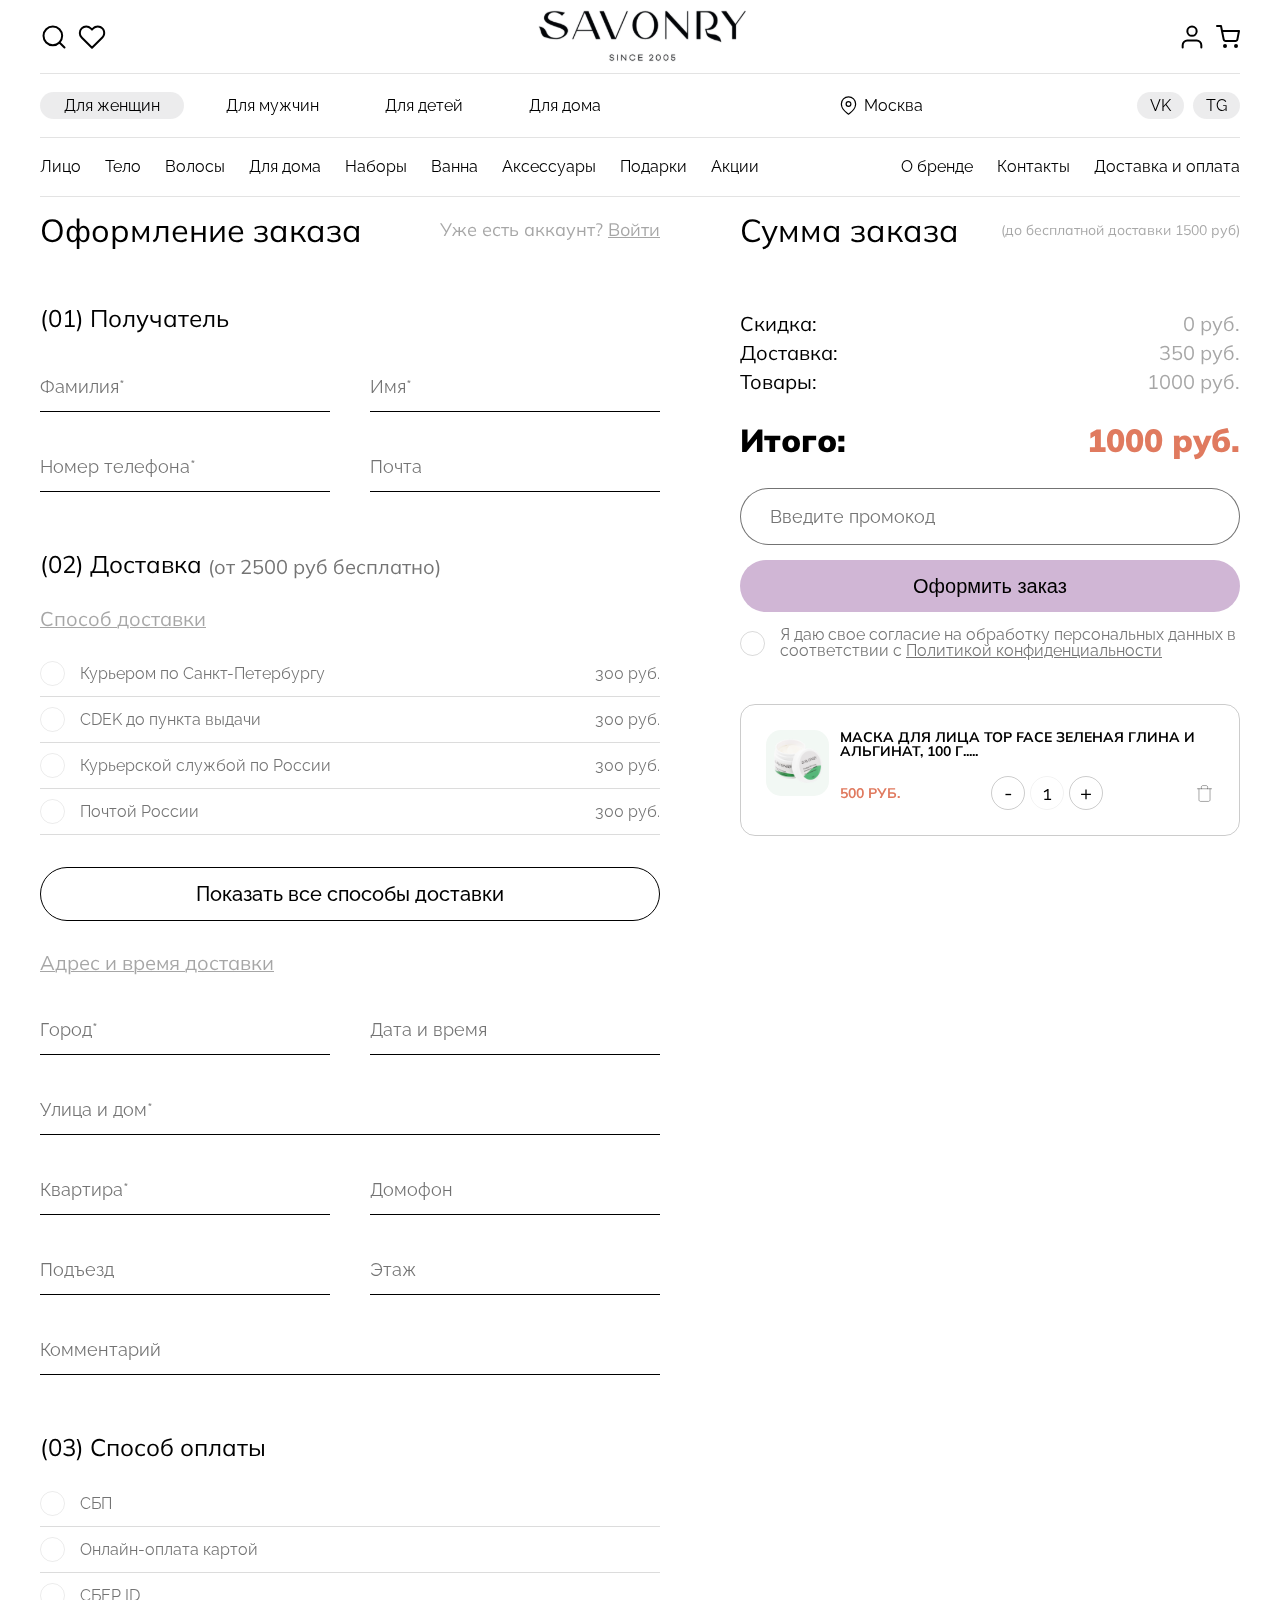
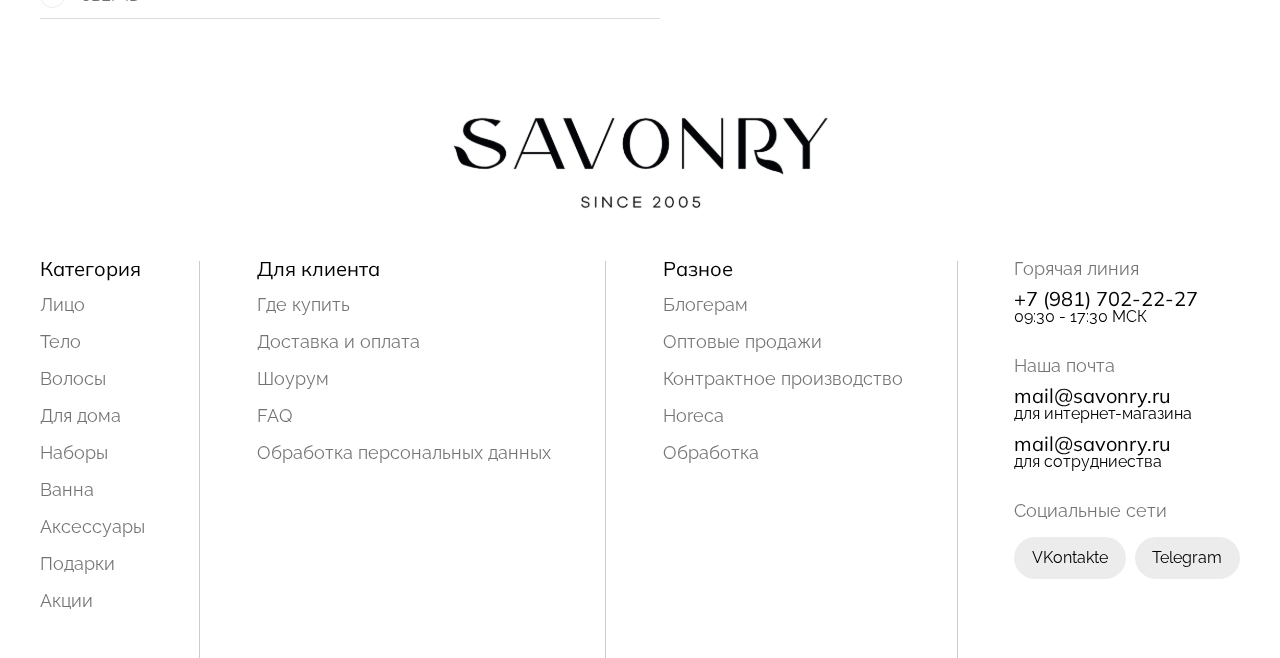
<file: payment.html>
<!DOCTYPE html>
<html lang="en">

<head>
    <meta charset="UTF-8">
    <meta name="viewport" content="width=device-width, initial-scale=1.0">
    <link rel="stylesheet" href="https://cdn.jsdelivr.net/npm/swiper@11/swiper-bundle.min.css" />
    <link rel="stylesheet" href="style/style.css">
    <title>Document</title>
</head>

<body>

    <!-- header start -->

    <header class="container">
        <div class="header-top">
            <div>
                <img src="images/burger.svg" alt="" class="burger-btn">
                <img src="images/search.svg" alt="search" class="header-search-btn">
                <img src="images/heart.svg" alt="heart">
            </div>
            <img src="images/LOGO.ai.svg" alt="logo">
            <div>
                <img src="images/user.svg" alt="user">
                <img src="images/shopping-cart.svg" alt="shopping-cart" class="basket-open">
            </div>
        </div>

        <div class="header-middle">
            <div class="prodcuts-for">
                <a href="" class="active">Для женщин</a>
                <a href="">Для мужчин</a>
                <a href="">Для детей</a>
                <a href="">Для дома</a>
            </div>
            <div class="header-location">
                <img src="images/map-pin.svg" alt="">
                <p>Москва</p>
            </div>

            <div class="socials">
                <a href="">VK</a>
                <a href="">TG</a>
            </div>
        </div>

        <div class="header-bottom">
            <nav class="header-bar-lies">
                <ul>
                    <li><a href>Лицо</a></li>
                    <li><a href>Тело</a></li>
                    <li><a href>Волосы</a></li>
                    <li><a href>Для дома</a></li>
                    <li><a href>Наборы</a></li>
                    <li><a href>Ванна</a></li>
                    <li><a href>Аксессуары</a></li>
                    <li><a href>Подарки</a></li>
                    <li><a href>Акции</a></li>
                </ul>
            </nav>
            <nav>
                <ul>
                    <li><a href="">О бренде</a></li>
                    <li><a href="">Контакты</a></li>
                    <li><a href="">Доставка и оплата</a></li>
                </ul>
            </nav>
        </div>

        <div class="header-bar_block">
            <div>
                <ul>
                    <p>Подкатегория</p>
                    <li><a href>Кремы и сыворотки</a></li>
                    <li><a href>Маски</a></li>
                    <li><a href>Средства для макияжа и демакияжа</a></li>
                    <li><a href>Средства для умывания</a></li>
                    <li><a href>Натуральные масла</a></li>
                    <li><a href>Пилинги</a></li>
                    <li><a href>Тоники для лица</a></li>
                    <li><a href>Серия Stop Acne</a></li>
                    <li><a href>Защита от солнца</a></li>
                    <li><a href>Термальная вода</a></li>
                    <li><a href>Гидролаты</a></li>
                    <li><a href>Гоммаж</a></li>
                    <li><a href>Гель Алоэ Вера</a></li>
                </ul>
                <ul>
                    <p>Потребность кожи</p>
                    <li><a href>Очищение</a></li>
                    <li><a href>Ровный тон и цвет лица</a></li>
                    <li><a href>Контроль над проблемной кожей</a></li>
                    <li><a href>Сияние и энергия</a></li>
                    <li><a href>Сужение пор, матирование</a></li>
                    <li><a href>Увлажнение</a></li>
                    <li><a href>Пилинг, отшелушивание</a></li>
                    <li><a href>Питание и восстановление</a></li>
                    <li><a href>Лифтинг и омоложение</a></li>
                    <li><a href>Тонизирование</a></li>
                </ul>
                <ul>
                    <p>Тип кожи</p>
                    <li><a href>Проблемная</a></li>
                    <li><a href>Комбинированная</a></li>
                    <li><a href>Жирная</a></li>
                    <li><a href>Возрастная</a></li>
                    <li><a href>Сухая</a></li>
                    <li><a href>Увлажнение</a></li>
                    <li><a href>Чувствительная</a></li>
                    <li><a href>Обезвоженная</a></li>
                    <li><a href>Нормальная</a></li>
                </ul>
            </div>
            <div>
                <ul>
                    <p>Подкатегория</p>
                    <li><a href>Кремы и сыворотки</a></li>
                    <li><a href>Маски</a></li>
                    <li><a href>Средства для макияжа и демакияжа</a></li>
                    <li><a href>Средства для умывания</a></li>
                    <li><a href>Натуральные масла</a></li>
                    <li><a href>Пилинги</a></li>
                    <li><a href>Тоники для лица</a></li>
                    <li><a href>Серия Stop Acne</a></li>
                    <li><a href>Защита от солнца</a></li>
                    <li><a href>Термальная вода</a></li>
                    <li><a href>Гидролаты</a></li>
                    <li><a href>Гоммаж</a></li>
                    <li><a href>Гель Алоэ Вера</a></li>
                </ul>
                <ul>
                    <p>Потребность кожи</p>
                    <li><a href>Очищение</a></li>
                    <li><a href>Ровный тон и цвет лица</a></li>
                    <li><a href>Контроль над проблемной кожей</a></li>
                    <li><a href>Сияние и энергия</a></li>
                    <li><a href>Сужение пор, матирование</a></li>
                    <li><a href>Увлажнение</a></li>
                    <li><a href>Пилинг, отшелушивание</a></li>
                    <li><a href>Питание и восстановление</a></li>
                    <li><a href>Лифтинг и омоложение</a></li>
                    <li><a href>Тонизирование</a></li>
                </ul>
                <ul>
                    <p>Тип кожи</p>
                    <li><a href>Проблемная</a></li>
                    <li><a href>Комбинированная</a></li>
                    <li><a href>Жирная</a></li>
                    <li><a href>Возрастная</a></li>
                    <li><a href>Сухая</a></li>
                    <li><a href>Увлажнение</a></li>
                    <li><a href>Чувствительная</a></li>
                    <li><a href>Обезвоженная</a></li>
                    <li><a href>Нормальная</a></li>
                </ul>
            </div>
            <div>
                <ul>
                    <p>Подкатегория</p>
                    <li><a href>Кремы и сыворотки</a></li>
                    <li><a href>Маски</a></li>
                    <li><a href>Средства для макияжа и демакияжа</a></li>
                    <li><a href>Средства для умывания</a></li>
                    <li><a href>Натуральные масла</a></li>
                    <li><a href>Пилинги</a></li>
                    <li><a href>Тоники для лица</a></li>
                    <li><a href>Серия Stop Acne</a></li>
                    <li><a href>Защита от солнца</a></li>
                    <li><a href>Термальная вода</a></li>
                    <li><a href>Гидролаты</a></li>
                    <li><a href>Гоммаж</a></li>
                    <li><a href>Гель Алоэ Вера</a></li>
                </ul>
                <ul>
                    <p>Потребность кожи</p>
                    <li><a href>Очищение</a></li>
                    <li><a href>Ровный тон и цвет лица</a></li>
                    <li><a href>Контроль над проблемной кожей</a></li>
                    <li><a href>Сияние и энергия</a></li>
                    <li><a href>Сужение пор, матирование</a></li>
                    <li><a href>Увлажнение</a></li>
                    <li><a href>Пилинг, отшелушивание</a></li>
                    <li><a href>Питание и восстановление</a></li>
                    <li><a href>Лифтинг и омоложение</a></li>
                    <li><a href>Тонизирование</a></li>
                </ul>
                <ul>
                    <p>Тип кожи</p>
                    <li><a href>Проблемная</a></li>
                    <li><a href>Комбинированная</a></li>
                    <li><a href>Жирная</a></li>
                    <li><a href>Возрастная</a></li>
                    <li><a href>Сухая</a></li>
                    <li><a href>Увлажнение</a></li>
                    <li><a href>Чувствительная</a></li>
                    <li><a href>Обезвоженная</a></li>
                    <li><a href>Нормальная</a></li>
                </ul>
            </div>
            <div>
                <ul>
                    <p>Подкатегория</p>
                    <li><a href>Кремы и сыворотки</a></li>
                    <li><a href>Маски</a></li>
                    <li><a href>Средства для макияжа и демакияжа</a></li>
                    <li><a href>Средства для умывания</a></li>
                    <li><a href>Натуральные масла</a></li>
                    <li><a href>Пилинги</a></li>
                    <li><a href>Тоники для лица</a></li>
                    <li><a href>Серия Stop Acne</a></li>
                    <li><a href>Защита от солнца</a></li>
                    <li><a href>Термальная вода</a></li>
                    <li><a href>Гидролаты</a></li>
                    <li><a href>Гоммаж</a></li>
                    <li><a href>Гель Алоэ Вера</a></li>
                </ul>
                <ul>
                    <p>Потребность кожи</p>
                    <li><a href>Очищение</a></li>
                    <li><a href>Ровный тон и цвет лица</a></li>
                    <li><a href>Контроль над проблемной кожей</a></li>
                    <li><a href>Сияние и энергия</a></li>
                    <li><a href>Сужение пор, матирование</a></li>
                    <li><a href>Увлажнение</a></li>
                    <li><a href>Пилинг, отшелушивание</a></li>
                    <li><a href>Питание и восстановление</a></li>
                    <li><a href>Лифтинг и омоложение</a></li>
                    <li><a href>Тонизирование</a></li>
                </ul>
                <ul>
                    <p>Тип кожи</p>
                    <li><a href>Проблемная</a></li>
                    <li><a href>Комбинированная</a></li>
                    <li><a href>Жирная</a></li>
                    <li><a href>Возрастная</a></li>
                    <li><a href>Сухая</a></li>
                    <li><a href>Увлажнение</a></li>
                    <li><a href>Чувствительная</a></li>
                    <li><a href>Обезвоженная</a></li>
                    <li><a href>Нормальная</a></li>
                </ul>
            </div>
            <div>
                <ul>
                    <p>Подкатегория</p>
                    <li><a href>Кремы и сыворотки</a></li>
                    <li><a href>Маски</a></li>
                    <li><a href>Средства для макияжа и демакияжа</a></li>
                    <li><a href>Средства для умывания</a></li>
                    <li><a href>Натуральные масла</a></li>
                    <li><a href>Пилинги</a></li>
                    <li><a href>Тоники для лица</a></li>
                    <li><a href>Серия Stop Acne</a></li>
                    <li><a href>Защита от солнца</a></li>
                    <li><a href>Термальная вода</a></li>
                    <li><a href>Гидролаты</a></li>
                    <li><a href>Гоммаж</a></li>
                    <li><a href>Гель Алоэ Вера</a></li>
                </ul>
                <ul>
                    <p>Потребность кожи</p>
                    <li><a href>Очищение</a></li>
                    <li><a href>Ровный тон и цвет лица</a></li>
                    <li><a href>Контроль над проблемной кожей</a></li>
                    <li><a href>Сияние и энергия</a></li>
                    <li><a href>Сужение пор, матирование</a></li>
                    <li><a href>Увлажнение</a></li>
                    <li><a href>Пилинг, отшелушивание</a></li>
                    <li><a href>Питание и восстановление</a></li>
                    <li><a href>Лифтинг и омоложение</a></li>
                    <li><a href>Тонизирование</a></li>
                </ul>
                <ul>
                    <p>Тип кожи</p>
                    <li><a href>Проблемная</a></li>
                    <li><a href>Комбинированная</a></li>
                    <li><a href>Жирная</a></li>
                    <li><a href>Возрастная</a></li>
                    <li><a href>Сухая</a></li>
                    <li><a href>Увлажнение</a></li>
                    <li><a href>Чувствительная</a></li>
                    <li><a href>Обезвоженная</a></li>
                    <li><a href>Нормальная</a></li>
                </ul>
            </div>
            <div>
                <ul>
                    <p>Подкатегория</p>
                    <li><a href>Кремы и сыворотки</a></li>
                    <li><a href>Маски</a></li>
                    <li><a href>Средства для макияжа и демакияжа</a></li>
                    <li><a href>Средства для умывания</a></li>
                    <li><a href>Натуральные масла</a></li>
                    <li><a href>Пилинги</a></li>
                    <li><a href>Тоники для лица</a></li>
                    <li><a href>Серия Stop Acne</a></li>
                    <li><a href>Защита от солнца</a></li>
                    <li><a href>Термальная вода</a></li>
                    <li><a href>Гидролаты</a></li>
                    <li><a href>Гоммаж</a></li>
                    <li><a href>Гель Алоэ Вера</a></li>
                </ul>
                <ul>
                    <p>Потребность кожи</p>
                    <li><a href>Очищение</a></li>
                    <li><a href>Ровный тон и цвет лица</a></li>
                    <li><a href>Контроль над проблемной кожей</a></li>
                    <li><a href>Сияние и энергия</a></li>
                    <li><a href>Сужение пор, матирование</a></li>
                    <li><a href>Увлажнение</a></li>
                    <li><a href>Пилинг, отшелушивание</a></li>
                    <li><a href>Питание и восстановление</a></li>
                    <li><a href>Лифтинг и омоложение</a></li>
                    <li><a href>Тонизирование</a></li>
                </ul>
                <ul>
                    <p>Тип кожи</p>
                    <li><a href>Проблемная</a></li>
                    <li><a href>Комбинированная</a></li>
                    <li><a href>Жирная</a></li>
                    <li><a href>Возрастная</a></li>
                    <li><a href>Сухая</a></li>
                    <li><a href>Увлажнение</a></li>
                    <li><a href>Чувствительная</a></li>
                    <li><a href>Обезвоженная</a></li>
                    <li><a href>Нормальная</a></li>
                </ul>
            </div>
            <div>
                <ul>
                    <p>Подкатегория</p>
                    <li><a href>Кремы и сыворотки</a></li>
                    <li><a href>Маски</a></li>
                    <li><a href>Средства для макияжа и демакияжа</a></li>
                    <li><a href>Средства для умывания</a></li>
                    <li><a href>Натуральные масла</a></li>
                    <li><a href>Пилинги</a></li>
                    <li><a href>Тоники для лица</a></li>
                    <li><a href>Серия Stop Acne</a></li>
                    <li><a href>Защита от солнца</a></li>
                    <li><a href>Термальная вода</a></li>
                    <li><a href>Гидролаты</a></li>
                    <li><a href>Гоммаж</a></li>
                    <li><a href>Гель Алоэ Вера</a></li>
                </ul>
                <ul>
                    <p>Потребность кожи</p>
                    <li><a href>Очищение</a></li>
                    <li><a href>Ровный тон и цвет лица</a></li>
                    <li><a href>Контроль над проблемной кожей</a></li>
                    <li><a href>Сияние и энергия</a></li>
                    <li><a href>Сужение пор, матирование</a></li>
                    <li><a href>Увлажнение</a></li>
                    <li><a href>Пилинг, отшелушивание</a></li>
                    <li><a href>Питание и восстановление</a></li>
                    <li><a href>Лифтинг и омоложение</a></li>
                    <li><a href>Тонизирование</a></li>
                </ul>
                <ul>
                    <p>Тип кожи</p>
                    <li><a href>Проблемная</a></li>
                    <li><a href>Комбинированная</a></li>
                    <li><a href>Жирная</a></li>
                    <li><a href>Возрастная</a></li>
                    <li><a href>Сухая</a></li>
                    <li><a href>Увлажнение</a></li>
                    <li><a href>Чувствительная</a></li>
                    <li><a href>Обезвоженная</a></li>
                    <li><a href>Нормальная</a></li>
                </ul>
            </div>
            <div>
                <ul>
                    <p>Подкатегория</p>
                    <li><a href>Кремы и сыворотки</a></li>
                    <li><a href>Маски</a></li>
                    <li><a href>Средства для макияжа и демакияжа</a></li>
                    <li><a href>Средства для умывания</a></li>
                    <li><a href>Натуральные масла</a></li>
                    <li><a href>Пилинги</a></li>
                    <li><a href>Тоники для лица</a></li>
                    <li><a href>Серия Stop Acne</a></li>
                    <li><a href>Защита от солнца</a></li>
                    <li><a href>Термальная вода</a></li>
                    <li><a href>Гидролаты</a></li>
                    <li><a href>Гоммаж</a></li>
                    <li><a href>Гель Алоэ Вера</a></li>
                </ul>
                <ul>
                    <p>Потребность кожи</p>
                    <li><a href>Очищение</a></li>
                    <li><a href>Ровный тон и цвет лица</a></li>
                    <li><a href>Контроль над проблемной кожей</a></li>
                    <li><a href>Сияние и энергия</a></li>
                    <li><a href>Сужение пор, матирование</a></li>
                    <li><a href>Увлажнение</a></li>
                    <li><a href>Пилинг, отшелушивание</a></li>
                    <li><a href>Питание и восстановление</a></li>
                    <li><a href>Лифтинг и омоложение</a></li>
                    <li><a href>Тонизирование</a></li>
                </ul>
                <ul>
                    <p>Тип кожи</p>
                    <li><a href>Проблемная</a></li>
                    <li><a href>Комбинированная</a></li>
                    <li><a href>Жирная</a></li>
                    <li><a href>Возрастная</a></li>
                    <li><a href>Сухая</a></li>
                    <li><a href>Увлажнение</a></li>
                    <li><a href>Чувствительная</a></li>
                    <li><a href>Обезвоженная</a></li>
                    <li><a href>Нормальная</a></li>
                </ul>
            </div>
            <div>
                <ul>
                    <p>Подкатегория</p>
                    <li><a href>Кремы и сыворотки</a></li>
                    <li><a href>Маски</a></li>
                    <li><a href>Средства для макияжа и демакияжа</a></li>
                    <li><a href>Средства для умывания</a></li>
                    <li><a href>Натуральные масла</a></li>
                    <li><a href>Пилинги</a></li>
                    <li><a href>Тоники для лица</a></li>
                    <li><a href>Серия Stop Acne</a></li>
                    <li><a href>Защита от солнца</a></li>
                    <li><a href>Термальная вода</a></li>
                    <li><a href>Гидролаты</a></li>
                    <li><a href>Гоммаж</a></li>
                    <li><a href>Гель Алоэ Вера</a></li>
                </ul>
                <ul>
                    <p>Потребность кожи</p>
                    <li><a href>Очищение</a></li>
                    <li><a href>Ровный тон и цвет лица</a></li>
                    <li><a href>Контроль над проблемной кожей</a></li>
                    <li><a href>Сияние и энергия</a></li>
                    <li><a href>Сужение пор, матирование</a></li>
                    <li><a href>Увлажнение</a></li>
                    <li><a href>Пилинг, отшелушивание</a></li>
                    <li><a href>Питание и восстановление</a></li>
                    <li><a href>Лифтинг и омоложение</a></li>
                    <li><a href>Тонизирование</a></li>
                </ul>
                <ul>
                    <p>Тип кожи</p>
                    <li><a href>Проблемная</a></li>
                    <li><a href>Комбинированная</a></li>
                    <li><a href>Жирная</a></li>
                    <li><a href>Возрастная</a></li>
                    <li><a href>Сухая</a></li>
                    <li><a href>Увлажнение</a></li>
                    <li><a href>Чувствительная</a></li>
                    <li><a href>Обезвоженная</a></li>
                    <li><a href>Нормальная</a></li>
                </ul>
            </div>
        </div>
    </header>

    <!-- header end -->

    <!-- main start -->

    <main class="container">
        <div class="payment-block">
            <form class="payment-left">
                <div class="payment-top">
                    <div>
                        <div class="page-prev">
                            <img src="images/arrow-left.svg" alt="">
                        </div>    
                        <h2 class="payment-title">Оформление заказа</h2>
                    </div>
                    <span>Уже есть аккаунт? <a href>Войти</a></span>
                </div>
                <div class="payment-section">
                    <h2>(01) Получатель</h2>
                    <div class="payment-inputs">
                        <div class="input-group">
                            <input type="text" class="p-input" required>
                            <label class="placeholder">Фамилия*</label>
                        </div>
                        <div class="input-group">
                            <input type="text" class="p-input" required>
                            <label class="placeholder">Имя*</label>
                        </div>
                        <div class="input-group">
                            <input type="text" class="p-input" required>
                            <label class="placeholder">Номер телефона*</label>
                        </div>
                        <div class="input-group">
                            <input type="text" class="p-input">
                            <label class="placeholder">Почта</label>
                        </div>
                    </div>
                </div>
                <div class="type-deliver-block payment-section">
                    <h2>(02) Доставка <span>(от 2500 руб бесплатно)</span></h2>
                    <span>Способ доставки</span>
                    <div class="type-deliver-items">
                        <div class="type-deliver-item delivery-type-item">
                            <div>
                                <label class="custom-checkbox-pink">
                                    <input type="checkbox" class="input" required name="deliveryType">
                                    <span class="custom-checkbox">
                                    </span>
                                    <p>
                                        Курьером по Санкт-Петербургу 
                                    </p>
                                </label>
                            </div>
                            <p>300 руб.</p>
                        </div>
                        <div class="type-deliver-item delivery-type-item">
                            <div>
                                <label class="custom-checkbox-pink">
                                    <input type="checkbox" class="input" required name="deliveryType">
                                    <span class="custom-checkbox">
                                    </span>
                                    <p>
                                        CDEK до пункта выдачи
                                    </p>
                                </label>
                            </div>
                            <p>300 руб.</p>
                        </div>
                        <div class="type-deliver-item delivery-type-item">
                            <div>
                                <label class="custom-checkbox-pink">
                                    <input type="checkbox" class="input" required name="deliveryType">
                                    <span class="custom-checkbox">
                                    </span>
                                    <p>
                                        Курьерской службой по России
                                    </p>
                                </label>
                            </div>
                            <p>300 руб.</p>
                        </div>
                        <div class="type-deliver-item delivery-type-item">
                            <div>
                                <label class="custom-checkbox-pink">
                                    <input type="checkbox" class="input" required name="deliveryType">
                                    <span class="custom-checkbox">
                                    </span>
                                    <p>
                                        Почтой России
                                    </p>
                                </label>
                            </div>
                            <p>300 руб.</p>
                        </div>
                    </div>
                    <button class="white-btn">Показать все способы доставки</button>
                    <span>Адрес и время доставки</span>
                    <div class="payment-inputs">
                        <div class="input-group">
                            <input type="text" class="p-input" required>
                            <label class="placeholder">Город*</label>
                        </div>
                        <div class="input-group">
                            <input type="text" class="p-input" required>
                            <label class="placeholder">Дата и время</label>
                        </div>
                        <div class="input-group payment-inp-grid-1">
                            <input type="text" class="p-input" required>
                            <label class="placeholder">Улица и дом*</label>
                        </div>
                        <div class="input-group payment-inp-grid-2">
                            <input type="text" class="p-input" required>
                            <label class="placeholder">Квартира*</label>
                        </div>
                        <div class="input-group payment-inp-grid-2">
                            <input type="text" class="p-input">
                            <label class="placeholder">Домофон</label>
                        </div>
                        <div class="input-group payment-inp-grid-2">
                            <input type="text" class="p-input">
                            <label class="placeholder">Подъезд</label>
                        </div>
                        <div class="input-group payment-inp-grid-2">
                            <input type="text" class="p-input">
                            <label class="placeholder">Этаж</label>
                        </div>
                        <div class="input-group payment-inp-grid-1">
                            <input type="text" class="p-input">
                            <label class="placeholder">Комментарий</label>
                        </div>
                    </div>

                </div>

                <div class="type-deliver-block payment-section">
                    <h2>(03) Способ оплаты</h2>
                    <div class="type-deliver-items">
                        <div class="type-deliver-item payment-method">
                            <div>
                                <label class="custom-checkbox-pink">
                                    <input type="checkbox" class="input" required name="deliveryType">
                                    <span class="custom-checkbox">
                                    </span>
                                    <p>
                                        СБП
                                    </p>
                                </label>
                            </div>
                        </div>
                        <div class="type-deliver-item payment-method">
                            <div>
                                <label class="custom-checkbox-pink">
                                    <input type="checkbox" class="input" required name="deliveryType">
                                    <span class="custom-checkbox">
                                    </span>
                                    <p>
                                        Онлайн-оплата картой
                                    </p>
                                </label>
                            </div>
                        </div>
                        <div class="type-deliver-item payment-method">
                            <div>
                                <label class="custom-checkbox-pink">
                                    <input type="checkbox" class="input" required name="deliveryType">
                                    <span class="custom-checkbox">
                                    </span>
                                    <p>
                                        СБЕР ID
                                    </p>
                                </label>
                            </div>
                        </div>
                    </div>
                </div>
            </form>
            <div class="payment-right">
                <div class="payment-top">
                    <h2 class="payment-title">Сумма заказа</h2>
                    <span>(до бесплатной доставки 1500 руб)</span>
                </div>
                <ul>
                    <li>Скидка:
                        <span>0 руб.</span>
                    </li>
                    <li>Доставка:
                        <span>350 руб.</span>
                    </li>
                    <li>Товары:
                        <span>1000 руб.</span>
                    </li>
                </ul>
                <div class="total">
                    <p>Итого:</p>
                    <p class="price">1000 руб.</p>
                </div>
                <div class="promo-and-acceptpay">
                    <input type="text" placeholder="Введите промокод">
                    <button class="purple-btn">Оформить заказ</button>
                    <label class="custom-checkbox-pink">
                        <input type="checkbox" class="input" required>
                        <span class="custom-checkbox">
                        </span>
                        <p>
                            Я даю свое согласие на обработку персональных данных в соответствии с <a
                                href="https://savonryshop.ru/index.php?route=information/information/agree&information_id=14"
                                target="_blank">Политикой
                                конфиденциальности</a>
                        </p>
                    </label>
                </div>

                <div class="payment-right-b-items">
                    <div class="basket-item">
                        <div class="basket-item_image">
                            <img src="images/product-1.png" alt="">
                        </div>
                        <div class="basket-item_right">
                            <p>Маска для лица TOP FACE зеленая глина
                                и альгинат, 100 г.....</p>
                            <div class="basket-item_bottom">
                                <p class="price">500 руб.</p>
                                <div class="itemCount">
                                    <p>-</p>
                                    <span>1</span>
                                    <p>+</p>
                                </div>
                                <img src="images/trash.svg" alt="">
                            </div>
                        </div>
                    </div>
                </div>
            </div>
        </div>
    </main>

    <!-- main end -->

    <!-- footer start -->

    <footer class="container">
        <img src="images/LOGO.ai.svg" alt="">

        <div class="footer-content">
            <ul>
                <p>Категория</p>
                <ul>
                    <li><a href>Лицо</a></li>
                    <li><a href>Тело</a></li>
                    <li><a href>Волосы</a></li>
                    <li><a href>Для дома</a></li>
                    <li><a href>Наборы</a></li>
                    <li><a href>Ванна</a></li>
                    <li><a href>Аксессуары</a></li>
                    <li><a href>Подарки</a></li>
                    <li><a href>Акции</a></li>
                </ul>
            </ul>
            <ul>
                <p>Для клиента</p>
                <ul>
                    <li><a href>Где купить</a></li>
                    <li><a href>Доставка и оплата</a></li>
                    <li><a href>Шоурум</a></li>
                    <li><a href>FAQ</a></li>
                    <li><a href>Обработка персональных данных</a></li>
                </ul>
            </ul>
            <ul>
                <p>Разное</p>
                <ul>
                    <li><a href>Блогерам</a></li>
                    <li><a href>Оптовые продажи</a></li>
                    <li><a href>Контрактное производство</a></li>
                    <li><a href>Horeca</a></li>
                    <li><a href>Обработка</a></li>
                </ul>
            </ul>
            <div class="footer-content_right">
                <div>
                    <h3>Горячая линия</h3>
                    <p>+7 (981) 702-22-27</p>
                    <span>09:30 - 17:30 МСК</span>
                    <div class="socials footer-socials_mob">
                        <a href="">VKontakte</a>
                        <a href="">Telegram</a>
                    </div>
                </div>
                <div>
                    <h3>Наша почта</h3>
                    <p>mail@savonry.ru</p>
                    <span>для интернет-магазина</span>
                    <p>mail@savonry.ru</p>
                    <span>для сотрудниества</span>
                </div>
                <div>
                    <h3>Социальные сети</h3>
                    <div class="socials">
                        <a href="">VKontakte</a>
                        <a href="">Telegram</a>
                    </div>
                </div>
            </div>
        </div>
    </footer>

    <!-- footer end -->


    <!-- burger menu start -->

    <div class="burger-menu-block">
        <div class="burger-menu">
            <img src="images/LOGO.ai.svg" alt="">
            <div>
                <div class="burger-top">
                    <div>
                        <img src="images/user.svg" alt="">
                        <p>Вход</p>
                    </div>
                    <img src="images/search.svg" alt="">
                    <p>Регистрация</p>
                </div>
                <div class="header-location burger-location">
                    <img src="images/map-pin.svg" alt="">
                    <p>Александровск-Сахалинский</p>
                </div>
                <ul class="burger-bar">
                    <li class="openable">
                        <p>
                            Лицо
                        </p>
                        <ul>
                            <span>Все товары</span>
                            <li class="openable subcategory">
                                <p>Подкатегория</p>
                                <ul>
                                    <li><a href>Кремы и сыворотки</a></li>
                                    <li><a href>Маски</a></li>
                                    <li><a href>Средства для макияжа и демакияжа</a></li>
                                    <li><a href>Средства для умывания</a></li>
                                    <li><a href>Натуральные масла</a></li>
                                    <li><a href>Пилинги</a></li>
                                    <li><a href>Тоники для лица</a></li>
                                    <li><a href>Серия Stop Acne</a></li>
                                    <li><a href>Защита от солнца</a></li>
                                    <li><a href>Термальная вода</a></li>
                                    <li><a href>Гидролаты</a></li>
                                    <li><a href>Гоммаж</a></li>
                                    <li><a href>Гель Алоэ Вера</a></li>
                                </ul>
                            </li>
                            <li class="openable subcategory">
                                <p>Потребность кожи</p>
                                <ul>
                                    <li><a href>Кремы и сыворотки</a></li>
                                    <li><a href>Маски</a></li>
                                    <li><a href>Средства для макияжа и демакияжа</a></li>
                                    <li><a href>Средства для умывания</a></li>
                                    <li><a href>Натуральные масла</a></li>
                                    <li><a href>Пилинги</a></li>
                                </ul>
                            </li>
                            <li class="openable subcategory">
                                <p>Тип кожи</p>
                                <ul>
                                    <li><a href>Кремы и сыворотки</a></li>
                                    <li><a href>Маски</a></li>
                                    <li><a href>Средства для макияжа и демакияжа</a></li>
                                    <li><a href>Средства для умывания</a></li>
                                </ul>
                            </li>
                        </ul>
                    </li>
                    <li class="openable">
                        <p>
                            Тело
                        </p>
                        <ul>
                            <span>Все товары</span>
                            <li class="openable subcategory">
                                <p>Подкатегория</p>
                                <ul>
                                    <li><a href>Кремы и сыворотки</a></li>
                                    <li><a href>Маски</a></li>
                                    <li><a href>Средства для макияжа и демакияжа</a></li>
                                    <li><a href>Средства для умывания</a></li>
                                    <li><a href>Натуральные масла</a></li>
                                    <li><a href>Пилинги</a></li>
                                    <li><a href>Тоники для лица</a></li>
                                    <li><a href>Серия Stop Acne</a></li>
                                    <li><a href>Защита от солнца</a></li>
                                    <li><a href>Термальная вода</a></li>
                                    <li><a href>Гидролаты</a></li>
                                    <li><a href>Гоммаж</a></li>
                                    <li><a href>Гель Алоэ Вера</a></li>
                                </ul>
                            </li>
                            <li class="openable subcategory">
                                <p>Потребность кожи</p>
                                <ul>
                                    <li><a href>Кремы и сыворотки</a></li>
                                    <li><a href>Маски</a></li>
                                    <li><a href>Средства для макияжа и демакияжа</a></li>
                                    <li><a href>Средства для умывания</a></li>
                                    <li><a href>Натуральные масла</a></li>
                                    <li><a href>Пилинги</a></li>
                                </ul>
                            </li>
                            <li class="openable subcategory">
                                <p>Тип кожи</p>
                                <ul>
                                    <li><a href>Кремы и сыворотки</a></li>
                                    <li><a href>Маски</a></li>
                                    <li><a href>Средства для макияжа и демакияжа</a></li>
                                    <li><a href>Средства для умывания</a></li>
                                </ul>
                            </li>
                        </ul>
                    </li>
                    <li class="openable">
                        <p>
                            Волосы
                        </p>
                        <ul>
                            <span>Все товары</span>
                            <li class="openable subcategory">
                                <p>Подкатегория</p>
                                <ul>
                                    <li><a href>Кремы и сыворотки</a></li>
                                    <li><a href>Маски</a></li>
                                    <li><a href>Средства для макияжа и демакияжа</a></li>
                                    <li><a href>Средства для умывания</a></li>
                                    <li><a href>Натуральные масла</a></li>
                                    <li><a href>Пилинги</a></li>
                                    <li><a href>Тоники для лица</a></li>
                                    <li><a href>Серия Stop Acne</a></li>
                                    <li><a href>Защита от солнца</a></li>
                                    <li><a href>Термальная вода</a></li>
                                    <li><a href>Гидролаты</a></li>
                                    <li><a href>Гоммаж</a></li>
                                    <li><a href>Гель Алоэ Вера</a></li>
                                </ul>
                            </li>
                            <li class="openable subcategory">
                                <p>Потребность кожи</p>
                                <ul>
                                    <li><a href>Кремы и сыворотки</a></li>
                                    <li><a href>Маски</a></li>
                                    <li><a href>Средства для макияжа и демакияжа</a></li>
                                    <li><a href>Средства для умывания</a></li>
                                    <li><a href>Натуральные масла</a></li>
                                    <li><a href>Пилинги</a></li>
                                </ul>
                            </li>
                            <li class="openable subcategory">
                                <p>Тип кожи</p>
                                <ul>
                                    <li><a href>Кремы и сыворотки</a></li>
                                    <li><a href>Маски</a></li>
                                    <li><a href>Средства для макияжа и демакияжа</a></li>
                                    <li><a href>Средства для умывания</a></li>
                                </ul>
                            </li>
                        </ul>
                    </li>
                    <li class="openable">
                        <p>
                            Для дома
                        </p>
                        <ul>
                            <span>Все товары</span>
                            <li class="openable subcategory">
                                <p>Подкатегория</p>
                                <ul>
                                    <li><a href>Кремы и сыворотки</a></li>
                                    <li><a href>Маски</a></li>
                                    <li><a href>Средства для макияжа и демакияжа</a></li>
                                    <li><a href>Средства для умывания</a></li>
                                    <li><a href>Натуральные масла</a></li>
                                    <li><a href>Пилинги</a></li>
                                    <li><a href>Тоники для лица</a></li>
                                    <li><a href>Серия Stop Acne</a></li>
                                    <li><a href>Защита от солнца</a></li>
                                    <li><a href>Термальная вода</a></li>
                                    <li><a href>Гидролаты</a></li>
                                    <li><a href>Гоммаж</a></li>
                                    <li><a href>Гель Алоэ Вера</a></li>
                                </ul>
                            </li>
                            <li class="openable subcategory">
                                <p>Потребность кожи</p>
                                <ul>
                                    <li><a href>Кремы и сыворотки</a></li>
                                    <li><a href>Маски</a></li>
                                    <li><a href>Средства для макияжа и демакияжа</a></li>
                                    <li><a href>Средства для умывания</a></li>
                                    <li><a href>Натуральные масла</a></li>
                                    <li><a href>Пилинги</a></li>
                                </ul>
                            </li>
                            <li class="openable subcategory">
                                <p>Тип кожи</p>
                                <ul>
                                    <li><a href>Кремы и сыворотки</a></li>
                                    <li><a href>Маски</a></li>
                                    <li><a href>Средства для макияжа и демакияжа</a></li>
                                    <li><a href>Средства для умывания</a></li>
                                </ul>
                            </li>
                        </ul>
                    </li>
                    <li class="openable">
                        <p>
                            Наборы
                        </p>
                        <ul>
                            <span>Все товары</span>
                            <li class="openable subcategory">
                                <p>Подкатегория</p>
                                <ul>
                                    <li><a href>Кремы и сыворотки</a></li>
                                    <li><a href>Маски</a></li>
                                    <li><a href>Средства для макияжа и демакияжа</a></li>
                                    <li><a href>Средства для умывания</a></li>
                                    <li><a href>Натуральные масла</a></li>
                                    <li><a href>Пилинги</a></li>
                                    <li><a href>Тоники для лица</a></li>
                                    <li><a href>Серия Stop Acne</a></li>
                                    <li><a href>Защита от солнца</a></li>
                                    <li><a href>Термальная вода</a></li>
                                    <li><a href>Гидролаты</a></li>
                                    <li><a href>Гоммаж</a></li>
                                    <li><a href>Гель Алоэ Вера</a></li>
                                </ul>
                            </li>
                            <li class="openable subcategory">
                                <p>Потребность кожи</p>
                                <ul>
                                    <li><a href>Кремы и сыворотки</a></li>
                                    <li><a href>Маски</a></li>
                                    <li><a href>Средства для макияжа и демакияжа</a></li>
                                    <li><a href>Средства для умывания</a></li>
                                    <li><a href>Натуральные масла</a></li>
                                    <li><a href>Пилинги</a></li>
                                </ul>
                            </li>
                            <li class="openable subcategory">
                                <p>Тип кожи</p>
                                <ul>
                                    <li><a href>Кремы и сыворотки</a></li>
                                    <li><a href>Маски</a></li>
                                    <li><a href>Средства для макияжа и демакияжа</a></li>
                                    <li><a href>Средства для умывания</a></li>
                                </ul>
                            </li>
                        </ul>
                    </li>
                    <li class="openable">
                        <p>
                            Ванна
                        </p>
                        <ul>
                            <span>Все товары</span>
                            <li class="openable subcategory">
                                <p>Подкатегория</p>
                                <ul>
                                    <li><a href>Кремы и сыворотки</a></li>
                                    <li><a href>Маски</a></li>
                                    <li><a href>Средства для макияжа и демакияжа</a></li>
                                    <li><a href>Средства для умывания</a></li>
                                    <li><a href>Натуральные масла</a></li>
                                    <li><a href>Пилинги</a></li>
                                    <li><a href>Тоники для лица</a></li>
                                    <li><a href>Серия Stop Acne</a></li>
                                    <li><a href>Защита от солнца</a></li>
                                    <li><a href>Термальная вода</a></li>
                                    <li><a href>Гидролаты</a></li>
                                    <li><a href>Гоммаж</a></li>
                                    <li><a href>Гель Алоэ Вера</a></li>
                                </ul>
                            </li>
                            <li class="openable subcategory">
                                <p>Потребность кожи</p>
                                <ul>
                                    <li><a href>Кремы и сыворотки</a></li>
                                    <li><a href>Маски</a></li>
                                    <li><a href>Средства для макияжа и демакияжа</a></li>
                                    <li><a href>Средства для умывания</a></li>
                                    <li><a href>Натуральные масла</a></li>
                                    <li><a href>Пилинги</a></li>
                                </ul>
                            </li>
                            <li class="openable subcategory">
                                <p>Тип кожи</p>
                                <ul>
                                    <li><a href>Кремы и сыворотки</a></li>
                                    <li><a href>Маски</a></li>
                                    <li><a href>Средства для макияжа и демакияжа</a></li>
                                    <li><a href>Средства для умывания</a></li>
                                </ul>
                            </li>
                        </ul>
                    </li>
                    <li class="openable">
                        <p>
                            Аксессуары
                        </p>
                        <ul>
                            <span>Все товары</span>
                            <li class="openable subcategory">
                                <p>Подкатегория</p>
                                <ul>
                                    <li><a href>Кремы и сыворотки</a></li>
                                    <li><a href>Маски</a></li>
                                    <li><a href>Средства для макияжа и демакияжа</a></li>
                                    <li><a href>Средства для умывания</a></li>
                                    <li><a href>Натуральные масла</a></li>
                                    <li><a href>Пилинги</a></li>
                                    <li><a href>Тоники для лица</a></li>
                                    <li><a href>Серия Stop Acne</a></li>
                                    <li><a href>Защита от солнца</a></li>
                                    <li><a href>Термальная вода</a></li>
                                    <li><a href>Гидролаты</a></li>
                                    <li><a href>Гоммаж</a></li>
                                    <li><a href>Гель Алоэ Вера</a></li>
                                </ul>
                            </li>
                            <li class="openable subcategory">
                                <p>Потребность кожи</p>
                                <ul>
                                    <li><a href>Кремы и сыворотки</a></li>
                                    <li><a href>Маски</a></li>
                                    <li><a href>Средства для макияжа и демакияжа</a></li>
                                    <li><a href>Средства для умывания</a></li>
                                    <li><a href>Натуральные масла</a></li>
                                    <li><a href>Пилинги</a></li>
                                </ul>
                            </li>
                            <li class="openable subcategory">
                                <p>Тип кожи</p>
                                <ul>
                                    <li><a href>Кремы и сыворотки</a></li>
                                    <li><a href>Маски</a></li>
                                    <li><a href>Средства для макияжа и демакияжа</a></li>
                                    <li><a href>Средства для умывания</a></li>
                                </ul>
                            </li>
                        </ul>
                    </li>
                    <li class="openable">
                        <p>
                            Подарки
                        </p>
                        <ul>
                            <span>Все товары</span>
                            <li class="openable subcategory">
                                <p>Подкатегория</p>
                                <ul>
                                    <li><a href>Кремы и сыворотки</a></li>
                                    <li><a href>Маски</a></li>
                                    <li><a href>Средства для макияжа и демакияжа</a></li>
                                    <li><a href>Средства для умывания</a></li>
                                    <li><a href>Натуральные масла</a></li>
                                    <li><a href>Пилинги</a></li>
                                    <li><a href>Тоники для лица</a></li>
                                    <li><a href>Серия Stop Acne</a></li>
                                    <li><a href>Защита от солнца</a></li>
                                    <li><a href>Термальная вода</a></li>
                                    <li><a href>Гидролаты</a></li>
                                    <li><a href>Гоммаж</a></li>
                                    <li><a href>Гель Алоэ Вера</a></li>
                                </ul>
                            </li>
                            <li class="openable subcategory">
                                <p>Потребность кожи</p>
                                <ul>
                                    <li><a href>Кремы и сыворотки</a></li>
                                    <li><a href>Маски</a></li>
                                    <li><a href>Средства для макияжа и демакияжа</a></li>
                                    <li><a href>Средства для умывания</a></li>
                                    <li><a href>Натуральные масла</a></li>
                                    <li><a href>Пилинги</a></li>
                                </ul>
                            </li>
                            <li class="openable subcategory">
                                <p>Тип кожи</p>
                                <ul>
                                    <li><a href>Кремы и сыворотки</a></li>
                                    <li><a href>Маски</a></li>
                                    <li><a href>Средства для макияжа и демакияжа</a></li>
                                    <li><a href>Средства для умывания</a></li>
                                </ul>
                            </li>
                        </ul>
                    </li>
                    <li class="openable">
                        <p>
                            Подарки
                        </p>
                        <ul>
                            <span>Все товары</span>
                            <li class="openable subcategory">
                                <p>Подкатегория</p>
                                <ul>
                                    <li><a href>Кремы и сыворотки</a></li>
                                    <li><a href>Маски</a></li>
                                    <li><a href>Средства для макияжа и демакияжа</a></li>
                                    <li><a href>Средства для умывания</a></li>
                                    <li><a href>Натуральные масла</a></li>
                                    <li><a href>Пилинги</a></li>
                                    <li><a href>Тоники для лица</a></li>
                                    <li><a href>Серия Stop Acne</a></li>
                                    <li><a href>Защита от солнца</a></li>
                                    <li><a href>Термальная вода</a></li>
                                    <li><a href>Гидролаты</a></li>
                                    <li><a href>Гоммаж</a></li>
                                    <li><a href>Гель Алоэ Вера</a></li>
                                </ul>
                            </li>
                            <li class="openable subcategory">
                                <p>Потребность кожи</p>
                                <ul>
                                    <li><a href>Кремы и сыворотки</a></li>
                                    <li><a href>Маски</a></li>
                                    <li><a href>Средства для макияжа и демакияжа</a></li>
                                    <li><a href>Средства для умывания</a></li>
                                    <li><a href>Натуральные масла</a></li>
                                    <li><a href>Пилинги</a></li>
                                </ul>
                            </li>
                            <li class="openable subcategory">
                                <p>Тип кожи</p>
                                <ul>
                                    <li><a href>Кремы и сыворотки</a></li>
                                    <li><a href>Маски</a></li>
                                    <li><a href>Средства для макияжа и демакияжа</a></li>
                                    <li><a href>Средства для умывания</a></li>
                                </ul>
                            </li>
                        </ul>
                    </li>
                    <li class="openable">
                        <p>
                            Акции
                        </p>
                        <ul>
                            <span>Все товары</span>
                            <li class="openable subcategory">
                                <p>Подкатегория</p>
                                <ul>
                                    <li><a href>Кремы и сыворотки</a></li>
                                    <li><a href>Маски</a></li>
                                    <li><a href>Средства для макияжа и демакияжа</a></li>
                                    <li><a href>Средства для умывания</a></li>
                                    <li><a href>Натуральные масла</a></li>
                                    <li><a href>Пилинги</a></li>
                                    <li><a href>Тоники для лица</a></li>
                                    <li><a href>Серия Stop Acne</a></li>
                                    <li><a href>Защита от солнца</a></li>
                                    <li><a href>Термальная вода</a></li>
                                    <li><a href>Гидролаты</a></li>
                                    <li><a href>Гоммаж</a></li>
                                    <li><a href>Гель Алоэ Вера</a></li>
                                </ul>
                            </li>
                            <li class="openable subcategory">
                                <p>Потребность кожи</p>
                                <ul>
                                    <li><a href>Кремы и сыворотки</a></li>
                                    <li><a href>Маски</a></li>
                                    <li><a href>Средства для макияжа и демакияжа</a></li>
                                    <li><a href>Средства для умывания</a></li>
                                    <li><a href>Натуральные масла</a></li>
                                    <li><a href>Пилинги</a></li>
                                </ul>
                            </li>
                            <li class="openable subcategory">
                                <p>Тип кожи</p>
                                <ul>
                                    <li><a href>Кремы и сыворотки</a></li>
                                    <li><a href>Маски</a></li>
                                    <li><a href>Средства для макияжа и демакияжа</a></li>
                                    <li><a href>Средства для умывания</a></li>
                                </ul>
                            </li>
                        </ul>
                    </li>
                    <li><a href>О бренде</a></li>
                    <li><a href>Контакты</a></li>
                    <li><a href>Доставка и оплата</a></li>
                </ul>
            </div>
        </div>
    </div>

    <!-- burger menu end -->

    <!-- basket start -->

    <div class="basket-block">
        <div class="basket-content">
            <div class="basket-title">
                <p>Корзина</p>
                <img src="images/close.svg" alt="" class="basket-close">
            </div>
            <div class="basket-items">
                <div class="basket-item">
                    <div class="basket-item_image">
                        <img src="images/product-1.png" alt="">
                    </div>
                    <div class="basket-item_right">
                        <p>Маска для лица TOP FACE зеленая глина
                            и альгинат, 100 г.....</p>
                        <div class="basket-item_bottom">
                            <p class="price">500 руб.</p>
                            <div class="itemCount">
                                <p>-</p>
                                <span>1</span>
                                <p>+</p>
                            </div>
                            <img src="images/trash.svg" alt="">
                        </div>
                    </div>
                </div>
                <div class="basket-item">
                    <div class="basket-item_image">
                        <img src="images/product-1.png" alt="">
                    </div>
                    <div class="basket-item_right">
                        <p>Маска для лица TOP FACE зеленая глина
                            и альгинат, 100 г.....</p>
                        <div class="basket-item_bottom">
                            <p class="price">500 руб.</p>
                            <div class="itemCount">
                                <p>-</p>
                                <span>1</span>
                                <p>+</p>
                            </div>
                            <img src="images/trash.svg" alt="">
                        </div>
                    </div>
                </div>
                <div class="basket-item">
                    <div class="basket-item_image">
                        <img src="images/product-1.png" alt="">
                    </div>
                    <div class="basket-item_right">
                        <p>Маска для лица TOP FACE зеленая глина
                            и альгинат, 100 г.....</p>
                        <div class="basket-item_bottom">
                            <p class="price">500 руб.</p>
                            <div class="itemCount">
                                <p>-</p>
                                <span>1</span>
                                <p>+</p>
                            </div>
                            <img src="images/trash.svg" alt="">
                        </div>
                    </div>
                </div>
                <div class="basket-item">
                    <div class="basket-item_image">
                        <img src="images/product-1.png" alt="">
                    </div>
                    <div class="basket-item_right">
                        <p>Маска для лица TOP FACE зеленая глина
                            и альгинат, 100 г.....</p>
                        <div class="basket-item_bottom">
                            <p class="price">500 руб.</p>
                            <div class="itemCount">
                                <p>-</p>
                                <span>1</span>
                                <p>+</p>
                            </div>
                            <img src="images/trash.svg" alt="">
                        </div>
                    </div>
                </div>
                <div class="basket-item">
                    <div class="basket-item_image">
                        <img src="images/product-1.png" alt="">
                    </div>
                    <div class="basket-item_right">
                        <p>Маска для лица TOP FACE зеленая глина
                            и альгинат, 100 г.....</p>
                        <div class="basket-item_bottom">
                            <p class="price">500 руб.</p>
                            <div class="itemCount">
                                <p>-</p>
                                <span>1</span>
                                <p>+</p>
                            </div>
                            <img src="images/trash.svg" alt="">
                        </div>
                    </div>
                </div>
                <div class="basket-item">
                    <div class="basket-item_image">
                        <img src="images/product-1.png" alt="">
                    </div>
                    <div class="basket-item_right">
                        <p>Маска для лица TOP FACE зеленая глина
                            и альгинат, 100 г.....</p>
                        <div class="basket-item_bottom">
                            <p class="price">500 руб.</p>
                            <div class="itemCount">
                                <p>-</p>
                                <span>1</span>
                                <p>+</p>
                            </div>
                            <img src="images/trash.svg" alt="">
                        </div>
                    </div>
                </div>
                <div class="basket-item">
                    <div class="basket-item_image">
                        <img src="images/product-1.png" alt="">
                    </div>
                    <div class="basket-item_right">
                        <p>Маска для лица TOP FACE зеленая глина
                            и альгинат, 100 г.....</p>
                        <div class="basket-item_bottom">
                            <p class="price">500 руб.</p>
                            <div class="itemCount">
                                <p>-</p>
                                <span>1</span>
                                <p>+</p>
                            </div>
                            <img src="images/trash.svg" alt="">
                        </div>
                    </div>
                </div>
            </div>
            <div class="basket-bottom">
                <div>
                    <p>Итого:</p>
                    <span class="price">14000 руб.</span>
                </div>
                <button class="purple-btn">Перейти к оформлению</button>
            </div>
        </div>
    </div>

    <!-- basket end -->

    <script src="script/script.js"></script>
    <script src="script/payment.js"></script>

</body>

</html>

</html>
</file>
<file: style/style.css>
@import url('https://fonts.googleapis.com/css2?family=DM+Sans:ital,opsz,wght@0,9..40,100..1000;1,9..40,100..1000&family=Encode+Sans+Expanded:wght@100;200;300;400;500;600;700;800;900&family=Geologica:wght@100..900&family=Inter+Tight:ital,wght@0,100..900;1,100..900&family=Inter:ital,opsz,wght@0,14..32,100..900;1,14..32,100..900&family=Montserrat:ital,wght@0,100..900;1,100..900&family=Mulish:ital,wght@0,200..1000;1,200..1000&family=Open+Sans:ital,wght@0,300..800;1,300..800&family=Raleway:ital,wght@0,100..900;1,100..900&display=swap');

@import url('https://fonts.googleapis.com/css2?family=DM+Sans:ital,opsz,wght@0,9..40,100..1000;1,9..40,100..1000&family=Encode+Sans+Expanded:wght@100;200;300;400;500;600;700;800;900&family=Geologica:wght@100..900&family=Inter+Tight:ital,wght@0,100..900;1,100..900&family=Inter:ital,opsz,wght@0,14..32,100..900;1,14..32,100..900&family=Montserrat:ital,wght@0,100..900;1,100..900&family=Mulish:ital,wght@0,200..1000;1,200..1000&family=Open+Sans:ital,wght@0,300..800;1,300..800&family=Raleway:ital,wght@0,100..900;1,100..900&display=swap');

* {
    margin: 0;
    padding: 0;
    box-sizing: border-box;
}

body {
    font-family: Raleway;
    font-weight: 400;
    font-size: 16px;
    line-height: 100%;
    letter-spacing: 0%;
}

.container {
    width: 1600px;
    margin: auto;
}

.title-2 {
    font-family: Mulish;
    font-weight: 700;
    font-size: 54px;
    line-height: 56px;
    letter-spacing: 0%;
}

.info-text {
    color: rgba(0, 0, 0, 0.55);
    font-weight: 400;
    font-size: 20px;
    line-height: 100%;
    letter-spacing: 0%;
}

header {
    position: relative;
    display: flex;
    flex-direction: column;
}

.header-top {
    padding: 10px 0;
    display: flex;
    align-items: center;
    justify-content: space-between;
    border-bottom: 1px solid rgba(227, 227, 227, 1)
}

.header-top>div {
    display: flex;
    align-items: center;
    gap: 10px;
}

.header-top img {
    cursor: pointer;
}

.header-middle {
    padding: 18px 0;
    display: flex;
    align-items: center;
    justify-content: space-between;
    border-bottom: 1px solid rgba(227, 227, 227, 1);
}

.prodcuts-for {
    display: flex;
    align-items: center;
    gap: 18px;
}

.prodcuts-for a {
    padding: 5.5px 36px;
    color: #000;
    text-decoration: none;
}

.prodcuts-for a.active {
    background: rgba(217, 218, 220, 0.5);
    border-radius: 55px;
}

.socials {
    display: flex;
    align-items: center;
    gap: 9px;
}

.socials a {
    background: rgba(217, 218, 220, 0.5);
    border-radius: 55px;
    padding: 5.5px 13px;
    color: #000;
    text-decoration: none;
}

.header-location {
    display: flex;
    align-items: center;
    gap: 6px;
}

.header-bottom {
    display: flex;
    align-items: center;
    justify-content: space-between;
    padding: 21px 0;
    border-bottom: 1px solid rgba(227, 227, 227, 1);
}

.header-bottom nav ul {
    list-style: none;
    display: flex;
    align-items: center;
    gap: 24px;
}

.header-bottom nav ul li a {
    color: #000;
    text-decoration: none;
}

/* header end */

/* main start */

main {
    display: flex;
    flex-direction: column;
    gap: 146px;
    padding-top: 17px;
    padding-bottom: 150px;
}

.swiper-control {
    display: flex;
    align-items: center;
    gap: 12.5px;
}

.swiper-control-btn {
    width: 55px;
    height: 55px;
    margin: unset;
    border: 1.22px solid rgba(0, 0, 0, 1);
    display: flex;
    align-items: center;
    justify-content: center;
    cursor: pointer;
    border-radius: 50%;
    position: relative;
    left: unset;
    right: unset;
    top: unset;
    bottom: unset;
}

.swiper-control-btn::after {
    display: none;
}

.swiperHome1 {
    width: 100%;
    display: flex;
    gap: 20px;
    flex-direction: column;
}

.home-swiper1-control {
    justify-content: space-between;
}

.swiper-horizontal>.swiper-pagination-bullets .swiper-pagination-bullet,
.swiper-pagination-horizontal.swiper-pagination-bullets .swiper-pagination-bullet {
    margin: unset !important;
    background: rgba(227, 227, 227, 1);
    width: 14px;
    height: 14px;
}

.swiper-pagination {
    width: fit-content !important;
    display: flex !important;
    align-items: center;
    justify-content: center;
    gap: 11px;
    position: relative !important;
    left: unset !important;
    right: unset !important;
    top: unset !important;
    bottom: unset !important;
}

.swiper-pagination-bullet-active {
    background: #000 !important;
}

.swiperHome1-item {
    overflow: hidden;
    background: linear-gradient(107.77deg, rgba(239, 239, 239, 0.7) 41.28%, rgba(221, 221, 221, 0.7) 74.92%);
    border-radius: 25px;
    display: flex;
    justify-content: space-between;
}

.swiperHome1-image {
    overflow: hidden;
}

.swiperHome1-image>img {
    width: 658px;
    height: 515px;
    object-position: 0px -250px;
    object-fit: cover;
    border-radius: 25px;
}

.swiperHome1-item_content {
    padding: 118px 25px;
    display: flex;
    flex-direction: column;
    gap: 16px;
}

.swiperHome1-item_content button {
    margin-top: 23px;
    width: 340px;
    margin-left: 25px;

}

.swiperHome1-item_content>span {
    font-weight: 400;
    font-size: 18px;
    line-height: 100%;
    letter-spacing: 0%;
    white-space: pre-line;
    margin-left: 25px;
}

.purple-btn {
    font-weight: 500;
    font-size: 20px;
    line-height: 100%;
    letter-spacing: 0%;
    border: none;
    background: rgba(208, 182, 213, 1);
    border-radius: 55px;
    padding: 16px 0;
}

.title-with-bg {
    display: flex;
    flex-direction: column;
}

.title-with-bg p {
    width: fit-content;
    font-family: Mulish;
    font-weight: 800;
    font-size: 80px;
    line-height: 64px;
    letter-spacing: 0%;
    text-transform: uppercase;
    border-radius: 555px;
    background: rgba(250, 218, 165, 1);
    padding: 2px 25px;
}

.title-with-bg span {
    width: fit-content;
    font-family: Mulish;
    font-weight: 700;
    font-style: italic;
    font-size: 80px;
    line-height: 64px;
    letter-spacing: 0%;
    text-transform: uppercase;
    background: rgba(236, 242, 179, 1);
    border-radius: 555px;
    padding: 2px 25px;

}

.swiper-type1-block {
    width: 100%;
    display: flex;
    gap: 89px;
}

.swiper-type1-left {
    display: flex;
    flex-direction: column;
    justify-content: space-between;
}

.swiper-type1-left .swiper-pagination {
    display: none !important;
}


.swiper-type1-control_mob {
    display: none;
}

.line-wel {
    display: flex;
    align-items: center;
    gap: 6.86px;
}

.line-wel>div {
    width: 283px;
    height: 1.14px;
    background: #000;
}

.swiper-type1-left_top {
    display: flex;
    flex-direction: column;
    gap: 20px;
}


.swiper-type1-left_top a {
    font-family: Raleway;
    font-weight: 400;
    font-size: 27.43px;
    line-height: 100%;
    letter-spacing: 0%;
    text-decoration: underline;
    text-decoration-style: solid;
    text-decoration-offset: 0%;
    text-decoration-thickness: 0%;
    color: #000;
}

.product-item {
    height: 100%;
    display: flex;
    flex-direction: column;
}

.product-item-image {
    border-radius: 17px;
    display: flex;
    align-items: center;
    justify-content: center;
    position: relative;
}

.product-item-image img {
    width: 100%;
}

.product-item-image-1 {
    background: rgba(242, 248, 244, 1);
}

.product-item-image-2 {
    background: rgba(236, 242, 179, 0.25);
}

.product-item-image-3 {
    background: rgba(250, 218, 165, 0.25);
}

.heart {
    position: absolute;
    top: 20px;
    right: 27px;
    cursor: pointer;
}

.product-item_bottom {
    flex-grow: 1;
    display: flex;
    flex-direction: column;
    justify-content: space-between;
    gap: 25px;
    padding-top: 22px;
}

.product-item_bottom button {
    width: 225px;
    padding: 8px;
}

.price {
    font-family: Mulish;
    font-weight: 700;
    font-size: 16px;
    line-height: 100%;
    letter-spacing: 0%;
    color: rgba(224, 122, 95, 1);
    display: flex;
    align-items: center;
    gap: 16px;
}

.price span {
    font-weight: 400;
    color: rgba(0, 0, 0, 0.35);
    position: relative;
}

.price span::after {
    content: '';
    width: 100%;
    height: 1px;
    background: rgba(0, 0, 0, 0.35);
    position: absolute;
    left: 0;
    top: 50%;
    transform: translateY(-50%);
}

.product-item_title {
    font-family: Mulish;
    font-weight: 700;
    font-size: 16px;
    line-height: 22.62px;
    margin-top: 13px;
    text-transform: uppercase;
}

.product-item_description {
    font-family: Raleway;
    font-weight: 500;
    font-size: 16px;
    line-height: 22.62px;
    letter-spacing: 0%;
    color: rgba(0, 0, 0, 0.35);
    margin-top: 8px;
    white-space: pre-line;
    display: block;
    height: 100%;
}

.home-complects-section {
    align-items: center;
    display: flex;
    flex-direction: column;
    gap: 55px;
}

.home-complects-section>div {
    width: 100%;
    justify-content: space-between;
    display: flex;
    gap: 20px;
}

.home-complects-section>div:last-of-type .title-with-bg p {
    background-color: rgba(236, 242, 179, 1);
}

.home-complects_left {
    padding: 65px 50px;
    display: flex;
    align-items: center;
    flex-direction: column;
    justify-content: space-between;
}

.home-complects_left span {
    max-width: 366px;
    font-size: 20px;
    line-height: 100%;
    letter-spacing: 0%;
    text-align: center;
    color: rgba(0, 0, 0, 0.55);
}

.home-complects_left button {
    width: 340px;
}

.home-complects_left>div {
    display: flex;
    align-items: center;
    flex-direction: column;
    gap: 15px;
}

.home-complects_left>div>p {
    font-family: Mulish;
    font-weight: 700;
    font-size: 40px;
    line-height: 100%;
    letter-spacing: 0%;
    text-transform: uppercase;
}

.home-complects_left .title-with-bg p {
    font-size: 64px;
    font-weight: 700;
}

.home-complects_image {
    width: 50%;
    border-radius: 40px;
    overflow: hidden;
}

.home-complects_image>img {
    width: 100%;
    height: 741px;
    object-fit: cover;
    object-position: 0px -400px;
}

.home-about {
    display: flex;
    align-items: center;
    gap: 200px;
}

.home-about_left {
    max-width: 583px;
    display: flex;
    flex-direction: column;
    gap: 22px;
}

.home-about_left>span {
    margin-top: 33px;
}

.home-about_left button {
    width: 340px;
}

.home-about_left h2 {
    font-family: Mulish;
    font-weight: 800;
    font-size: 80px;
    line-height: 55.6px;
    letter-spacing: 0%;
    text-transform: uppercase;
}

.home-about_left h2 p {
    font-weight: 400;
    font-style: italic;
    font-size: 64px;
    line-height: 52px;
}


.mission {
    display: flex;
    gap: 59px;
}

.mission-left {
    display: flex;
    flex-direction: column;
    gap: 10px;
    opacity: .25;
}

.mission-left h2 {
    font-family: Mulish;
    font-weight: 400;
    font-style: italic;
    font-size: 32px;
    leading-trim: Cap height;
    /* line-height: 65.41px; */
    letter-spacing: 0%;
    vertical-align: middle;
}

.mission-right {
    display: flex;
    flex-direction: column;
    gap: 15px;
}

.mission-right h2 {
    font-family: Mulish;
    font-weight: 700;
    font-size: 54px;
    line-height: 100%;
    letter-spacing: 0%;
    text-transform: uppercase;
    display: flex;
    flex-direction: column;
    gap: 15px;
}

.mission-right h2 span {
    padding: 0 10px;
    background: #E4F1FA;
    border-radius: 55px;
    line-height: 100%;
}

.mission-right h2 p span:last-of-type {
    background: #F5DADF;
}

.mission-right>span {
    max-width: 493px;
    align-self: flex-end;
}

.command-right h2 p span {
    background-color: #FADAA5 !important;
}

.command-right h2>span {
    width: fit-content;
    background-color: #ECF2B3;
}

.join-socials {
    width: 100%;
    display: flex;
    justify-content: space-between;
}

.join-socials>div {
    display: flex;
    align-items: flex-end;
    padding: 60px 163px;
    background-size: cover;
}

.join-socials_box {
    flex-grow: 1;
    height: 860px;
}

.join-socials_box-1 {
    background: url(../images/savonry-3628.png);
}

.join-socials_box-2 {
    background: url(../images/savonry-3629.png);
    justify-content: flex-end;
}

.join-socials-content {
    max-width: 423px;
    padding: 45px 45px 45px 39px;
    background: rgba(248, 252, 255, 1);
    border-radius: 46px;
    display: flex;
    flex-direction: column;
    gap: 7px;
}

.join-socials-content button {
    margin-top: 16px;
    width: 100%;
}

.join-socials-content h3 {
    font-family: Mulish;
    font-weight: 700;
    font-size: 31.74px;
    line-height: 100%;
    letter-spacing: 0%;
    text-transform: uppercase;
}

.subscribe-block {
    margin-top: 180px;
    margin-bottom: 150px;
    background: url(../images/subs-bg.png);
    background-repeat: no-repeat;
    background-size: cover;
    padding: 123px 185px;
}

.subscribe-content {
    padding: 46px 40px;
    width: 700px;
    display: flex;
    flex-direction: column;
    gap: 30px;
    background: #fff;
    border-radius: 35px;
}

.subscribe-content h2 {
    font-family: Mulish;
    font-weight: 700;
    font-size: 64px;
    leading-trim: Cap height;
    line-height: 100%;
    letter-spacing: 0%;
    text-transform: uppercase;
}

.subscribe-content>div>span {
    font-size: 18px;
    max-width: 400px;
}

.subscribe-content>div {
    display: flex;
    flex-direction: column;
    gap: 10px;
}

.subscribe-content form {
    display: flex;
    flex-direction: column;
    gap: 16px;
}

.subscribe-content form div {
    display: flex;
    align-items: center;
    gap: 7px;
}

.subscribe-content input {
    padding: 18px 21px;
    border: 1px solid rgba(0, 0, 0, 0.55);
    border-radius: 25px;
    outline: none;
    flex-grow: 1;
}

.subscribe-content button {
    width: 250px;
}


.subscribe-content input::placeholder {
    font-family: Raleway;
    font-weight: 400;
    font-size: 16px;
    line-height: 100%;
    letter-spacing: 0%;
    color: rgba(0, 0, 0, 0.55);
}



/* custom checkbox */

.custom-checkbox-pink {
    display: flex;
    align-items: center;
    gap: 15px;
}

.custom-checkbox-pink p {
    color: rgba(0, 0, 0, 0.55);
}

.custom-checkbox-pink a {
    display: inline-block;
    color: rgba(0, 0, 0, 0.55);

}

.custom-checkbox-pink .input[type="checkbox"] {
    display: none;
}

.custom-checkbox-pink .custom-checkbox {
    display: inline-block;
    width: 25px;
    min-width: 25px;
    height: 25px;
    border: 1px solid rgba(0, 0, 0, 0.15);
    border-radius: 50%;
    position: relative;
    cursor: pointer;
}

.custom-checkbox-pink .custom-checkbox::after {
    content: "";
    position: absolute;
    top: 50%;
    left: 50%;
    transform: translate(-50%, -50%);
    width: 11px;
    height: 11px;
    background-color: rgba(211, 165, 213, 1);
    border-radius: 50%;
    opacity: 0;
}

.custom-checkbox-pink .input[type="checkbox"]:checked+.custom-checkbox::after {
    opacity: 1;
}

/* custom checkbox */

/* footer start */

footer {
    display: flex;
    align-items: center;
    flex-direction: column;
    gap: 79px;
}

footer>img {
    width: 376px;
}

.footer-content {
    width: 100%;
    display: flex;
    justify-content: space-between;
}

.footer-content ul {
    list-style: none;
    display: flex;
    flex-direction: column;
    gap: 20px;
}

.footer-content>ul {
    padding-bottom: 48px;
    padding-right: 120px;
    border-right: 1px solid rgba(0, 0, 0, 0.2);
}

.footer-content p {
    font-size: 20px;
    font-family: Mulish;
}

.footer-content ul li a,
.footer-content h3 {
    font-size: 18px;
    color: rgba(0, 0, 0, 0.55);
    font-weight: 400;
    text-decoration: none;
}

.footer-content .info-text {
    font-size: 16px;
}

.footer-content_right {
    display: flex;
    flex-direction: column;
    gap: 33px;
}

.footer-content_right>div {
    display: flex;
    flex-direction: column;
    gap: 2px;
}

.footer-content_right p {
    margin-top: 12px;
}

.footer-content_right .socials {
    margin-top: 16px;
}

.footer-content_right .socials a {
    padding: 13px 17.7px;
}

.footer-socials_mob {
    display: none;
}

/* footer end */

/* burger menu */

.header-bar_block {
    position: absolute;
    width: 100%;
    background: #fff;
    top: 100%;
    left: 0;
    padding: 37px 0 62px 0;
    z-index: -111;
    transform: translateY(-100%);
    opacity: 0;
    transition: .3s;
}

.header-bar_block.active {
    transform: translateY(0);
    opacity: 1;
    z-index: 111;
}

.header-bar_block>div {
    width: 100%;
    display: none;
    gap: 71px;
}

.header-bar_block>div.active {
    display: flex;
}

.header-bar_block ul {
    display: flex;
    flex-direction: column;
    gap: 12px;
    list-style: none;
}

.header-bar_block ul p {
    font-weight: 500;
    font-size: 18px;
    line-height: 100%;
    letter-spacing: 0%;
}

.header-bar_block ul li a {
    text-decoration: none;
    font-weight: 400;
    font-size: 16px;
    line-height: 100%;
    letter-spacing: 0%;
    color: rgba(0, 0, 0, 0.55);
}

.burger-menu-block {
    width: 100%;
    height: 100vh;
    position: fixed;
    left: 0;
    top: 0;
    background: rgba(255, 255, 255, 0.55);
    backdrop-filter: blur(5px);
    z-index: -111;
    overflow: hidden;
}

.burger-menu-block.active {
    z-index: 111;
}

.burger-menu {
    width: 413px;
    height: 100vh;
    overflow-y: auto;
    background: #fff;
    display: flex;
    flex-direction: column;
    align-items: center;
    padding: 20px 30px;
    gap: 19px;
    transition: .3s;
    transform: translateX(-100%);
    transform-origin: left;
}

.burger-menu-block.active .burger-menu {
    transform: translateX(0);
}

.burger-menu>div {
    width: 100%;
    padding: 13px 0;
    display: flex;
    flex-direction: column;
}

.burger-menu>div>div {
    width: 100%;
}

.burger-btn {
    display: none;
    cursor: pointer;
}

.burger-location {
    display: flex !important;
    padding: 13px 0;
    border-bottom: 1px solid rgba(227, 227, 227, 1);
}

.burger-top {
    display: flex;
    align-items: center;
    justify-content: space-between;
    padding-bottom: 13px;
    border-bottom: 1px solid rgba(227, 227, 227, 1);
}

.burger-top>div {
    display: flex;
    align-items: center;
    gap: 15px;
}

.burger-bar {
    list-style: none;
    display: flex;
    flex-direction: column;
}

.burger-bar ul {
    list-style: none;
}

.burger-bar li a {
    color: #000;
    text-decoration: none;
}

.burger-bar>li {
    display: flex;
    flex-direction: column;
}

.burger-bar li.openable>ul {
    display: flex;
    flex-direction: column;
    gap: 13px;
}

.burger-bar>li.openable>ul {
    padding-left: 24px;
    padding-bottom: 13px;
}

li.openable>ul>span,
li.openable a {
    font-weight: 400;
    font-size: 14px;
    line-height: 100%;
    letter-spacing: 0%;
    color: rgba(0, 0, 0, 0.55);
}

li.openable>p {
    font-size: 16px;
    color: #000;
}

.burger-bar>li>a,
.burger-bar>.openable>p {
    padding: 13px 0;
}

.subcategory>p {
    padding-top: 8px;
}

.subcategory:last-of-type>p {
    padding: 8px 0;
}

.burger-bar>li.openable {
    border-bottom: 1px solid rgba(227, 227, 227, 1);
}

li.openable>p {
    width: 100%;
    display: flex;
    align-items: center;
    justify-content: space-between;
}

li.openable>p::after {
    content: '';
    width: 20px;
    height: 20px;
    background: url(../images/arrow-right.svg);
    background-size: cover;
    transition: .3s;
}

li.openable.active>p::after {
    transform: rotate(90deg);
}

li.openable>ul {
    display: none !important;
}

li.openable.active>ul {
    display: flex !important;
}

.subcategory ul {
    padding-top: 13px;
}

/* burger menu */

/* bread crumb */

.bread-crumb {
    overflow-x: auto;
    white-space: nowrap;
    list-style: none;
    display: flex;
    align-items: center;
    gap: 5px;
}

.bread-crumb a,
.bread-crumb li {
    font-weight: 500;
    font-size: 16px;
    line-height: 100%;
    letter-spacing: 0%;
    color: rgba(0, 0, 0, 0.55);
    text-decoration: none;
    display: flex;
    align-items: center;
    gap: 5px;
}

.bread-crumb a::after {
    content: '/';
    font-family: Raleway;
    font-weight: 500;
    font-size: 16px;
    line-height: 100%;
    letter-spacing: 0%;
    color: rgba(0, 0, 0, 0.55);
}

/* bread crumb */

.page-title {
    font-family: Mulish;
    font-weight: 700;
    font-size: 56px;
    leading-trim: Cap height;
    line-height: 100%;
    letter-spacing: 0%;
    text-transform: uppercase;
    color: #000;
}

.page-title span {
    font-family: Mulish;
    font-weight: 700;
    font-size: 32px;
    leading-trim: Cap height;
    line-height: 100%;
    letter-spacing: 0%;
    color: rgba(0, 0, 0, 0.35);
}

.content-main {
    gap: 58px;
}

.content-block {
    display: grid;
    grid-template-columns: 360px 1fr;
    gap: 30px;
}

.content-block_right {
    display: grid;
    grid-template-columns: repeat(3, 1fr);
    row-gap: 90px;
    column-gap: 20px;
}

/* product card start */

.card-block_main {
    display: flex;
    gap: 20px;
}

.card-block_main-swiper {
    width: 50%;
    display: flex;
    gap: 10px;
}

.card-block_main-swiper .swiper-slide {
    background: rgba(236, 242, 179, 0.25);
    border-radius: 17px;
}

.swiper-thumb>div {
    width: 135px;
    flex-direction: column;
    display: flex;
    gap: 6px;
}

.swiper-thumb .swiper-slide {
    width: 100% !important;
    height: fit-content;
    margin: 0 !important;
    display: flex;
    flex-shrink: unset;
}

.main-swiper {
    width: calc(100% - 145px);
    max-height: 696px;
}

.swiper-thumb img {
    width: 100%;
    height: 100%;
}

.main-swiper .swiper-slide img {
    width: 100%;
}

.card-block_info-price_block {
    display: flex;
    align-items: center;
    justify-content: space-between;
}

.articul {
    font-weight: 400;
    font-size: 20px;
    line-height: 100%;
    letter-spacing: 0%;
    color: rgba(155, 155, 155, 1);
}

.card-prod-title {
    font-family: Mulish;
    font-weight: 700;
    font-size: 32px;
    line-height: 100%;
    letter-spacing: 0%;
    text-transform: uppercase;
}

.card-block_info .price {
    font-size: 20px;
}

.card-block_info .price span {
    font-size: 14px;
}

.card-block_info-price_block>div {
    display: flex;
    align-items: center;
    gap: 8.5px;
}

.card-block_info-price_block>div>span {
    font-weight: 400;
    font-size: 16px;
    line-height: 100%;
    letter-spacing: 0%;
    color: rgba(155, 155, 155, 1);
}

.card-block_info {
    display: flex;
    flex-direction: column;
    gap: 10px;
}

.card-block_info .purple-btn {
    display: flex;
    align-items: center;
    justify-content: space-between;
    padding: 4.5px 6.5px;
    margin-top: 30px;
}

.card-block_info .purple-btn button {
    width: 56px;
    height: 56px;
    background: #fff;
    border: none;
    border-radius: 50%;
    font-weight: 400;
    font-size: 32px;
    cursor: pointer;
}

.gray-btn {
    padding: 21px;
    font-weight: 500;
    font-size: 20px;
    line-height: 100%;
    letter-spacing: 0%;
    border-radius: 55px;
    border: none;
    background: rgba(236, 236, 237, 1);
    font-family: Raleway;
}

.card-block_info .gray-btn {
    width: 100%;
}

.card-block_info .flex {
    display: flex;
    gap: 32px;
    align-items: center;
    margin-top: 12px;
}

.about-product {
    display: flex;
    justify-content: space-between;
    margin-top: 30px;
}

.about-product>p {
    font-family: Inter;
    font-weight: 400;
    font-size: 16px;
    line-height: 100%;
    letter-spacing: 0%;
    text-transform: uppercase;
    color: rgba(0, 0, 0, 0.55);
}

.about-product-tabs {
    width: 50%;
    display: flex;
    flex-direction: column;
}

.about-product-tab {
    padding: 13px 0;
    display: flex;
    flex-direction: column;
    gap: 13px;
    border-top: 1px solid rgba(227, 227, 227, 1);
    border-bottom: 1px solid rgba(227, 227, 227, 1);
}

.about-product-tab-title {
    display: flex;
    align-items: center;
    justify-content: space-between;
}

.about-product-tab-title p {
    width: 100%;
    font-weight: 400;
    font-size: 18px;
    line-height: 100%;
    letter-spacing: 0%;
    text-transform: uppercase;
    display: flex;
    align-items: center;
    justify-content: space-between;
}

.about-product-tab-title p::after {
    content: '';
    width: 20px;
    height: 20px;
    background: url(../images/arrow-right.svg);
    background-size: cover;
    transition: .3s;
    transform: rotate(0deg);
}

.about-product-tab.active .about-product-tab-title p::after {
    transform: rotate(90deg);
}


.about-product-tab-content {
    display: none;
    flex-direction: column;
    gap: 10px;
}

.about-product-tab.active .about-product-tab-content {
    display: flex;
}

.about-product-tab-content p,
.about-product-tab-content span {
    font-family: Raleway;
    font-weight: 400;
    font-size: 14px;
    line-height: 100%;
    letter-spacing: 0%;
}

.about-product-tab-content span {
    color: rgba(0, 0, 0, 0.55);
}

.about-product-tab-content div {
    display: flex;
    flex-direction: column;
}

.active-components {
    display: flex;
    flex-direction: column;
    gap: 23px;
}

.component-title {
    width: 100%;
    padding: 26px;
    font-family: Mulish;
    font-weight: 700;
    font-size: 32px;
    line-height: 100%;
    letter-spacing: 0%;
    text-align: center;
    border-radius: 555px;
    text-transform: uppercase;
    background: rgba(250, 218, 165, 1);
}

.active-comonents_content {
    padding: 37px 238px;
    border: 1px solid rgba(0, 0, 0, 0.2);
    border-radius: 25px;
    display: flex;
    flex-wrap: wrap;
    row-gap: 32px;
}

.active-components_item {
    display: flex;
    flex-direction: column;
    gap: 8px;
}

.active-components_item-n-f {
    padding-left: 45px;
}

.active-components_item p {
    font-family: Mulish;
    font-weight: 700;
    font-size: 16px;
    line-height: 100%;
    letter-spacing: 0%;
    text-transform: uppercase;
}

.active-components_item ul {
    padding-left: 20px;
}

.active-components_item li {
    font-weight: 400;
    font-size: 14px;
    line-height: 100%;
    letter-spacing: 0%;
}

.active-components_item-r-b {
    border-right: 1px solid rgba(0, 0, 0, 0.2);
    padding-right: 44.48px;
}

.card-comments .component-title {
    background: rgba(245, 218, 223, 1);
}

.card-comments {
    display: flex;
    flex-direction: column;
    gap: 59px;
}

.card-comments_block {
    display: flex;
    justify-content: space-between;
}

.card-comments_left {
    display: flex;
    justify-content: space-between;
    flex-direction: column;
}

.card-comments_left>div {
    display: flex;
    flex-direction: column;
}

.card-comments_left p {
    font-family: Mulish;
    font-weight: 700;
    font-size: 32px;
    line-height: 100%;
    letter-spacing: 0%;
    text-transform: uppercase;
}

.card-comments_left span {
    font-family: Mulish;
    font-weight: 400;
    font-size: 14px;
    line-height: 100%;
    letter-spacing: 0%;
    text-transform: lowercase;
}

.white-btn {
    padding: 16px;
    font-family: Raleway;
    font-weight: 500;
    font-size: 20px;
    line-height: 100%;
    letter-spacing: 0%;
    border: 1px solid rgba(0, 0, 0, 1);
    border-radius: 55px;
    background: #fff;
}

.card-comments_left button {
    width: 100%;
    margin-top: 130px;
}

.card-comment-stats {
    display: flex;
    flex-direction: column;
    gap: 16px;
    margin-top: 30px;
}

.card-comment-stats_item {
    display: flex;
    align-items: center;
    /* justify-content: space-between; */
    gap: 16px;
}

.stars-block {
    display: flex;
    align-items: center;
    gap: 1.58px;
}

.stat {
    background: rgba(248, 252, 255, 1);
    border-radius: 55px;
    width: 226px;
    height: 13px;
}

.stat::after {
    content: '';
    width: 93%;
    background: rgba(250, 218, 165, 1);
    border-radius: 55px;
    height: 100%;
    display: flex;
}

.card-comment-stats_item:nth-of-type(2) .stat:after {
    background: rgba(236, 242, 179, 1);
    width: 20%;
}

.card-comment-stats_item:nth-of-type(3) .stat:after {
    background: rgba(211, 165, 213, 1);
    width: 7%;
}

.card-comment-stats_item:nth-of-type(4) .stat:after {
    background: rgba(227, 227, 227, 1);
    width: 7%;
}

.card-comment-stats_item:nth-of-type(5) .stat:after {
    background: rgba(174, 174, 174, 1);
    width: 7%;
}

.card-comment-stats_item span {
    font-size: 18px;
}

.card-comments_right {
    width: 50%;
    display: flex;
    flex-direction: column;
}

.comment {
    border-top: 1px solid rgba(0, 0, 0, 0.35);
    padding: 24px 0;
    display: flex;
    gap: 95px;
}

.comment:first-of-type {
    padding-top: 0;
    border: none;
}

.comment:last-of-type {
    padding-bottom: 0;
}

.comment p {
    white-space: nowrap;
    font-family: Mulish;
    font-weight: 400;
    font-size: 18px;
    line-height: 100%;
    letter-spacing: 0%;
}

.comment span {
    font-weight: 400;
    font-size: 16px;
    line-height: 100%;
    letter-spacing: 0%;
    color: rgba(0, 0, 0, 0.55);
}

.comment>div {
    display: flex;
    flex-direction: column;
    gap: 12px;
}

.card-comments_right>button {
    margin-top: 59px;
}

/* product card end */

/* basket start */

.basket-block {
    position: fixed;
    left: 0;
    top: 0;
    z-index: -1;
    opacity: 0;
    transition: .3s;
    width: 100%;
    height: 100vh;
    background: rgba(255, 255, 255, 0.55);
    backdrop-filter: blur(15px);
    display: flex;
    justify-content: flex-end;
}

.basket-block.active {
    z-index: 11111111;
    opacity: 1;
}

.basket-content {
    height: 100%;
    background: #fff;
    width: 694px;
    padding: 50px 160px 30px 38px;
    padding-right: 160px;
    display: flex;
    flex-direction: column;
    transform: translateX(100%);
    transition: .3s;
}

.basket-block.active .basket-content {
    transform: translateX(0);
}

.basket-title {
    display: flex;
    align-items: center;
    justify-content: space-between;
}

.basket-title p {
    font-family: Mulish;
    font-weight: 400;
    font-size: 32px;
    line-height: 100%;
    letter-spacing: 0%;
}

.basket-title img {
    width: 24px;
    height: 24px;
    cursor: pointer;
}

.basket-items {
    flex-grow: 1;
    margin-top: 35px;
    display: flex;
    overflow-y: auto;
    flex-direction: column;
    gap: 12px;
    border-bottom: 1px solid rgba(227, 227, 227, 1);
    padding-bottom: 51px;
}

.basket-content.empty .basket-items::after {
    content: 'Ваша корзина пуста';
    font-family: Mulish;
    font-weight: 400;
    font-size: 32px;
    line-height: 100%;
    letter-spacing: 0%;
    vertical-align: middle;
    color: rgba(0, 0, 0, 0.55);
    height: 100%;
    display: flex;
    align-items: center;
}

.basket-content.empty .basket-item,
.basket-content.empty .basket-bottom>div {
    display: none;
}

.basket-item {
    padding: 25px;
    border-radius: 15px;
    border: 1px solid rgba(0, 0, 0, 0.2);
    display: flex;
    gap: 11px;
}

.basket-item_image {
    width: 75px;
    height: fit-content;
    border-radius: 15px;
    overflow: hidden;
    background: rgba(242, 248, 244, 1);
}

.basket-item_image>img {
    width: 100%;
}

.basket-item_right {
    width: 100%;
    display: flex;
    flex-direction: column;
    gap: 18px;
}

.basket-item p {
    font-family: Mulish;
    font-weight: 700;
    font-size: 14px;
    line-height: 100%;
    letter-spacing: 0%;
    text-transform: uppercase;
}

.basket-item_bottom {
    width: 100%;
    display: flex;
    align-items: center;
    justify-content: space-between;
}

.itemCount {
    display: flex;
    gap: 5px;
    align-items: center;
}

.itemCount p,
.itemCount span {
    width: 34px;
    height: 34px;
    border-radius: 50%;
    font-weight: 400;
    font-size: 20px;
    line-height: 100%;
    letter-spacing: 0%;
    text-align: center;
    vertical-align: middle;
    text-transform: uppercase;
    display: flex;
    align-items: center;
    justify-content: center;
    border: 0.62px solid rgba(0, 0, 0, 0.2);
    cursor: pointer;
}

.itemCount span {
    border: 1px solid rgba(0, 0, 0, 0.05);
}

.basket-bottom {
    display: flex;
    flex-direction: column;
    margin-top: 23px;
    gap: 22px;
    position: relative;
}

.basket-bottom::after {
    content: '';
    width: 100%;
    max-width: 500px;
    height: 47px;
    background: rgba(255, 255, 255, 0.55);
    backdrop-filter: blur(5px);
    position: absolute;
    bottom: calc(100% + 24px);
    left: 0;
}


.basket-bottom>div {
    display: flex;
    align-items: center;
    justify-content: space-between;
}

.basket-bottom p {
    font-family: Mulish;
    font-weight: 700;
    font-size: 18px;
    line-height: 100%;
    letter-spacing: 0%;
}

/* basket end */

/* payment start */

.payment-title {
    font-family: Mulish;
    font-weight: 400;
    font-size: 32px;
    leading-trim: Cap height;
    line-height: 100%;
    letter-spacing: 0%;
    vertical-align: middle;
}

.payment-top {
    display: flex;
    align-items: center;
    justify-content: space-between;
}

.payment-top span {
    font-family: Mulish;
    font-weight: 400;
    font-size: 18px;
    leading-trim: Cap height;
    line-height: 100%;
    letter-spacing: 0%;
    color: rgba(0, 0, 0, 0.35);
}

.payment-top span a {
    color: rgba(0, 0, 0, 0.35);
}

.payment-block {
    display: grid;
    grid-template-columns: 1fr 500px;
    gap: 280px;
}

.p-input {
    width: 100%;
    height: 50px;
    padding-bottom: 12px;
    border: none;
    background: none;
    font-family: Raleway;
    font-weight: 400;
    font-size: 18px;
    leading-trim: Cap height;
    line-height: 100%;
    letter-spacing: 0%;
    border-bottom: 1px solid;
    outline: none;
}

.input-group {
    position: relative;
}

.input-group .p-input:focus+.placeholder,
.input-group.has-value .placeholder {
    top: 0px;
    font-size: 14px;
}

.placeholder {
    font-family: Raleway;
    font-weight: 400;
    font-size: 18px;
    leading-trim: Cap height;
    line-height: 100%;
    letter-spacing: 0%;
    color: rgba(0, 0, 0, 0.55);
    position: absolute;
    left: 0;
    top: 25px;
    transform: translateY(-50%);
    transition: .3s;
}

.payment-inputs {
    display: grid;
    grid-template-columns: 1fr 1fr;
    row-gap: 30px;
    column-gap: 40px;
}

.payment-section {
    margin-top: 60px;
    display: flex;
    flex-direction: column;
    gap: 32px;
}

.payment-section.not-filled {
    opacity: .2;
}

.payment-section>h2 {
    font-family: Mulish;
    font-weight: 400;
    font-size: 24px;
    leading-trim: Cap height;
    line-height: 100%;
    letter-spacing: 0%;
    vertical-align: middle;
}

.payment-section>h2 span {
    font-family: Mulish;
    font-weight: 400;
    font-size: 20px;
    line-height: 100%;
    letter-spacing: 0%;
    vertical-align: middle;
    color: rgba(0, 0, 0, 0.55);
}

.payment-right {
    display: flex;
    flex-direction: column;
}

.payment-right .payment-top span {
    font-size: 14px;
}

.payment-right>ul {
    display: flex;
    flex-direction: column;
    list-style: none;
    gap: 9px;
    margin-top: 68px;
}

.payment-right>ul li {
    display: flex;
    align-items: center;
    justify-content: space-between;
    font-family: Mulish;
    font-weight: 400;
    font-size: 20px;
    line-height: 100%;
    letter-spacing: 0%;
}

.payment-right>ul li span {
    color: rgba(0, 0, 0, 0.35);
}

.total {
    display: flex;
    align-items: center;
    justify-content: space-between;
}

.total p {
    font-family: Mulish;
    font-weight: 900;
    font-size: 32px;
    leading-trim: Cap height;
    line-height: 100%;
    letter-spacing: 0%;
}

.payment-right .total {
    margin-top: 32px;
}

.promo-and-acceptpay>input {
    border: 1px solid rgba(0, 0, 0, 0.55);
    background: #fff;
    outline: none;
    font-family: Raleway;
    font-weight: 400;
    font-size: 18px;
    line-height: 100%;
    letter-spacing: 0%;
    color: rgba(0, 0, 0, 0.55);
    padding: 17px 29px;
    border-radius: 55px;
}

.promo-and-acceptpay {
    display: flex;
    flex-direction: column;
    gap: 15px;
    margin-top: 32px;
}

.payment-right-b-items {
    display: flex;
    flex-direction: column;
    margin-top: 45px;
    gap: 12px;
}

.type-deliver-block>span {
    font-family: Mulish;
    font-weight: 400;
    font-size: 20px;
    line-height: 100%;
    letter-spacing: 0%;
    vertical-align: middle;
    text-decoration: underline;
    text-decoration-style: solid;
    text-decoration-offset: 0%;
    text-decoration-thickness: 0%;
    color: rgba(0, 0, 0, 0.35);
}

.type-deliver-items {
    display: flex;
    flex-direction: column;
    gap: 10px;
}

.type-deliver-item {
    display: flex;
    align-items: center;
    justify-content: space-between;
    padding-bottom: 10px;
    border-bottom: 1px solid rgba(0, 0, 0, 0.25);
    opacity: .55;
}

.type-deliver-item.active {
    opacity: 1;
}

.type-deliver-item p {
    font-family: Raleway;
    font-weight: 400;
    font-size: 16px;
    leading-trim: Cap height;
    line-height: 100%;
    letter-spacing: 0%;
    vertical-align: middle;
    color: #000;
}


.payment-inp-grid-1 {
    grid-column: 1/3;
}

.page-prev {
    display: none;
    width: 48px;
    height: 48px;
    align-items: center;
    justify-content: center;
    border: 1.4px solid rgba(0, 0, 0, 1);
    opacity: .35;
    border-radius: 50%;
}

/* payment end */

@media screen and (max-width:1600px) {
    .container {
        width: 1200px;
    }

    main {
        gap: 117px;
        padding-bottom: 97px;
    }

    .prodcuts-for a {
        padding: 5.5px 24px;
    }

    .title-with-bg p,
    .title-with-bg span {
        font-size: 56px;
    }

    .swiperHome1-item_content>span {
        font-size: 16px;
    }

    .title-2 {
        font-size: 40px;
    }

    .line-wel>div {
        width: 212px;
    }

    .swiper-type1-left_top a {
        font-size: 20px;
    }

    .product-item_title,
    .product-item_description,
    .price {
        font-size: 14px;
    }

    .product-item_bottom button {
        width: fit-content;
        padding: 5px 10px;
    }

    .home-complects_left .title-with-bg p {
        font-size: 48px;
    }

    .home-complects_left>div>p {
        font-size: 32px;
    }

    .home-complects_left {
        padding: 43px 37px;
    }

    .home-complects_left span {
        font-size: 16px;
        max-width: 304px;
    }

    .home-complects_image>img {
        height: 556px;
        object-position: 0 -270px;
    }

    .home-complects-section>div:last-of-type .title-with-bg p {
        padding: 2px 16px;
    }

    .home-about_left h2 {
        font-size: 64px;
    }

    .home-about_left h2 p {
        font-size: 48px;
    }

    .info-text {
        font-size: 18px;
    }

    .home-about {
        gap: 0;
    }

    .mission-left h2 {
        font-size: 24px;
    }

    .mission-right h2 {
        font-size: 42px;
    }

    .mission-right>span {
        font-size: 16px;
    }

    .join-socials-content h3 {
        font-size: 24px;
    }

    .join-socials-content .info-text {
        font-size: 16px;
    }

    .join-socials-content {
        width: 320px;
        max-width: fit-content;
        padding: 27px;
    }

    .join-socials>div {
        padding: 45px 127px;
        height: 649px;
    }

    .subscribe-block {
        padding: 138px 120px;
        margin-top: 107px;
        margin-bottom: 79px;
    }

    .subscribe-content {
        padding: 27px 36px;
    }

    .subscribe-content h2 {
        font-size: 48px;
    }

    footer {
        gap: 49px;
    }

    .footer-content>ul {
        padding-right: 54px;
    }

    .content-block {
        grid-template-columns: 270px 1fr;
    }

    .swiper-thumb>div {
        width: 101px;
    }

    .main-swiper {
        height: fit-content;
        max-height: 540px;
        width: calc(100% - 111px);
    }

    .card-prod-title {
        font-size: 24px;
    }

    .card-block_info .purple-btn {
        margin-top: 10px;
    }

    .about-product-tabs {
        width: 70%;
    }

    .card-block_info .flex {
        gap: 24px;
    }

    .component-title {
        font-size: 24px;
        padding: 18px;
    }

    .active-comonents_content {
        padding: 37px;
    }

    .comment span {
        font-size: 14px;
    }

    .basket-content {
        width: 720px;
        padding: 50px 121px 37px 100px;
    }

    .payment-block {
        gap: 80px;
    }
}

@media screen and (max-width:1200px) {
    .header-location {
        display: none;
    }

    .container {
        width: 740px;
    }

    main {
        gap: 74px;
    }

    .header-bottom nav:last-of-type {
        display: none;
    }

    .header-bottom nav ul li a {
        font-size: 14px;
    }

    .prodcuts-for a {
        font-size: 14px;
        padding: 9px 14.5px;
    }

    .socials a {
        font-size: 14px;
    }

    .title-with-bg p,
    .title-with-bg span {
        font-size: 40px;
        line-height: 33px;
        padding: 2px 10px;
    }

    .swiperHome1-item_content>span {
        margin-left: 10px;
    }

    .swiperHome1-item_content button {
        width: 225px;
        padding: 17px 0;
        margin-left: 10px;
        margin-top: 16px;
    }

    .swiperHome1-image>img {
        width: 360px;
        height: 612px;
        object-position: -70px -90px;
    }

    .swiperHome1-image {
        height: 429px;
    }

    .swiperHome1-item_content {
        padding: 0 24px;
        justify-content: center;
    }

    .swiper-control-btn {
        width: 45px;
        height: 45px;
    }

    .line-wel>div {
        width: 170px;
    }

    .title-2 {
        font-size: 24px;
        line-height: 100%;
    }

    .swiper-type1-left_top {
        gap: 5px;
    }

    .swiper-type1-left_top .title-2 {
        margin-top: 12px;
    }

    .purple-btn {
        font-size: 16px;
    }

    /* .product-item_description {
        white-space: unset;
    } */

    .product-item_bottom {
        padding-top: 10px;
    }

    .product-item_title {
        max-width: 210px;
    }

    .home-complects_left .title-with-bg p {
        font-size: 32px;
    }

    .home-complects_left>div>p {
        font-size: 20px;
    }

    .home-complects_left>div {
        gap: 10px;
    }

    .home-complects_image>img {
        height: 343px;
        width: 370px;
        object-position: 0 -200px;
    }

    .home-complects_left button {
        width: 225px;
    }

    .home-complects_left {
        padding: 16px;
    }

    .home-complects-section>div {
        gap: 10px;
    }

    .home-complects_left .title-with-bg p,
    .home-complects-section>div:last-of-type .title-with-bg p {
        padding: 2px 5px;
    }

    .home-about_left h2 {
        font-size: 40px;
        line-height: 100%;
    }

    .home-about_left h2 p {
        font-size: 32px;
    }

    .home-about_left>span {
        margin-top: 0;
    }

    .mission-right h2 {
        font-size: 38px;
    }

    .mission {
        flex-direction: column;
    }

    .mission-right h2 p {
        width: fit-content;
        background: #F5DADF;
        padding: 0 10px;
        border-radius: 55px;
        line-height: 100%;
    }

    .mission-right h2 p span:last-of-type,
    .command-right h2 p {
        background: none;
    }

    .join-socials>div {
        width: 100%;
        padding: 45px 30px;
        justify-content: flex-start;
    }

    .join-socials {
        flex-direction: column;
        gap: 60px;
    }

    .home-about_right img {
        width: 376px;
    }

    .subscribe-block {
        padding: 114px 31px;
    }

    .subscribe-content {
        width: 100%;
    }

    .subscribe-content>div>span {
        max-width: 100%;
        font-size: 16px;
    }

    .subscribe-content h2 {
        font-size: 40px;
    }

    .footer-content {
        display: grid;
        grid-template-columns: 1fr 1fr;
    }

    .footer-content_right {
        grid-column: 1/3;
        grid-row: 1/2;
        padding-bottom: 42px;
        border-bottom: 1px solid rgba(0, 0, 0, 0.2);
        flex-direction: row;
        justify-content: space-between;
    }


    .footer-content>ul:first-of-type {
        grid-row: 2/4;
    }

    .footer-content>ul:last-of-type {
        border-right: none;
        border-left: 1px solid rgba(0, 0, 0, 0.2);
        grid-column: 2/3;
        padding-left: 80px;
        padding-right: 0;
        padding-bottom: 33px;
        padding-top: 49px;

    }

    .footer-content>ul {
        padding-top: 42px;
        padding-bottom: 0;
    }

    .footer-content>ul:nth-of-type(2) {
        height: fit-content;
        flex-grow: 0;
        padding-left: 80px;
        border-right: unset;
        padding-right: 0;
    }

    .footer-content_right .socials {
        flex-direction: column;
        gap: 13px;
    }

    .footer-content_right .socials a {
        width: 100%;
        text-align: center;
    }

    .header-search-btn {
        display: none;
    }

    .burger-btn {
        display: flex;
    }

    .header-bar_block {
        display: none;
    }

    .content-block {
        grid-template-columns: 1fr;
    }

    .page-title {
        font-size: 32px;
    }

    .card-block_main {
        flex-direction: column;
        gap: 39px;
    }

    .card-block_main-swiper {
        width: 100%;
    }

    .main-swiper {
        /* width: 100%; */
        max-height: unset;
    }

    .about-product {
        flex-direction: column;
        gap: 26px;
    }

    .about-product-tabs {
        width: 100%;
    }

    .active-comonents_content {
        padding: 0;
        border: none;
    }

    .active-components_item-r-b,
    .active-components_item {
        padding-right: 30px;
    }

    .active-components_item-n-f,
    .active-components_item {
        padding-left: 30px;
    }

    .card-comments_block {
        flex-direction: column;
        gap: 80px;
    }

    .stat {
        width: 100%;
    }

    .comment {
        width: 100%;
    }

    .card-comments_right {
        width: 100%;
    }

    .card-comments_right>button {
        margin-top: 45px;
    }

    .card-comments_left button {
        margin-top: 35px;
    }

    .basket-content {
        width: 562px;
        padding: 50px 30px;
    }

    .payment-block {
        grid-template-columns: 1fr;
    }

    .page-prev {
        display: flex;
    }

    .payment-top>div {
        display: flex;
        gap: 36px;
        align-items: center;
    }
}

@media screen and (max-width:740px) {
    .container {
        width: 100%;
        padding-left: 10px;
        padding-right: 10px;
    }

    header.container {
        padding-right: 0;
    }

    header.container>div {
        width: 100%;
        padding-right: 10px;
    }

    .header-bottom nav ul li a {
        white-space: nowrap;
    }

    .header-top>img {
        width: 149px;
    }

    header .socials {
        display: none;
    }

    .header-location {
        display: flex;
    }

    .prodcuts-for a {
        display: none;
    }

    .prodcuts-for a.active {
        width: 165px;
        display: flex;
        position: relative;
        padding: 7px 25px;
    }

    .prodcuts-for a.active::after {
        content: '';
        width: 14px;
        height: 14px;
        position: absolute;
        top: 50%;
        transform: translateY(-50%) rotate(-90deg);
        right: 25px;
        background: url(../images/arrow-left.svg);
        background-size: cover;
    }

    .header-bottom {
        width: 100%;
        overflow-x: auto;
    }

    .swiperHome1-image {
        width: 213px;
        height: 236px;
    }

    .swiperHome1-image>img {
        width: 260px;
        height: 245px;
        object-position: -40px -70px;
    }

    .title-with-bg p,
    .title-with-bg span {
        font-size: 24px;
        padding: 5px;
        line-height: 100%;
    }

    .swiperHome1-item_content>span {
        font-size: 12px;
        margin-top: 13px;
        max-width: 244px;
    }

    .swiperHome1-item_content {
        padding: 0 11px;
        gap: 15px;
    }

    .swiperHome1-item_content button {
        width: 200px;
        margin-top: 0;
    }

    .swiper-type1 {
        width: 100%;
    }

    .swiper-type1-block {
        flex-direction: column;
        gap: 26px;
    }

    .swiper-type1-control_mob {
        display: flex;
        justify-content: space-between;
    }

    .swiper-type1-control_desktop {
        display: none;
    }

    .title-2 {
        font-size: 20px;
    }

    .home-complects_left .title-with-bg p {
        font-size: 20px;
    }

    .home-complects_left>div>p {
        font-size: 16px;
    }

    .home-complects_left>div {
        gap: 2px;
    }

    .home-complects_left span {
        font-size: 12px;
        max-width: 211px;
    }

    .home-complects_left button {
        width: 100%;
    }

    .home-complects_image {
        width: 230px;
        height: 264px;
    }

    .home-complects_image>img {
        width: 300px;
        height: auto;
        object-position: -35px -130px;
    }

    .home-about_right img {
        width: 200px;
    }

    .home-about_left h2 {
        font-size: 24px;
    }

    .home-about_left h2 p {
        line-height: 100%;
        font-size: 20px;
    }

    .info-text {
        font-size: 14px;
    }

    .home-about_left button {
        width: 200px;
    }

    .home-about_left {
        max-width: 300px;
    }

    .home-about {
        justify-content: space-between;
    }

    .mission-left h2 {
        font-size: 20px;
    }

    .mission {
        gap: 39px;
    }

    .line-wel>div {
        width: 248px;
    }

    .mission-right h2 {
        width: fit-content;
        font-size: 24px;
        gap: 0;
        line-height: 100%;
    }

    .mission-right>span {
        max-width: 300px;
        font-size: 14px;
        align-self: flex-start;
    }

    .join-socials>div {
        height: 405px;
        padding: 14px;
        justify-content: center;
    }

    .join-socials-content {
        padding: 25px;
        width: 280px;
        gap: 10px;
    }

    .join-socials-content h3 {
        font-size: 20px;
    }

    .join-socials-content .info-text {
        font-size: 14px;
    }

    .join-socials-content button {
        margin-top: 6px;
    }

    .subscribe-block {
        height: 578px;
        padding: 26px 24px;
        padding: 12px;
        display: flex;
        align-items: center;
        justify-content: center;
    }

    .custom-checkbox-pink {
        gap: 12px;
    }

    .custom-checkbox-pink p {
        font-size: 14px;
    }

    .subscribe-content h2 {
        font-size: 24px;
    }

    .subscribe-content>div>span {
        max-width: 307px;
        font-size: 14px;
    }

    .subscribe-content {
        padding: 25px 17px 25px 23px;
        gap: 19px;
    }

    .subscribe-content button {
        width: 175px;
        padding: 13px 0;
    }

    .subscribe-content input {
        padding: 0 13px;
        font-size: 14px;
        height: 45px;
    }

    .subscribe-content input::placeholder {
        font-size: 14px;
    }

    footer.container {
        padding-left: 0;
        padding-right: 0;
    }

    .footer-content_right {
        padding-left: 10px;
        padding-right: 10px;
    }

    footer>img {
        width: 262px;
    }

    .footer-content_right {
        grid-column: 1/2;
        display: grid;
        grid-template-columns: 1fr 1fr;
        row-gap: 0;
    }

    .footer-content_right>div:last-of-type {
        display: none;
    }

    .footer-content_right .socials {
        margin-top: 27px;
        gap: 8px;
        flex-direction: row;
    }

    .footer-content_right>div {
        justify-content: space-between;
    }

    .footer-socials_mob {
        display: flex;
    }

    .footer-content_right .socials a {
        padding: 7px 14.5px;
        width: fit-content;
    }

    .footer-content {
        padding-bottom: 34px;
        gap: 15px;
        grid-template-columns: 1fr;
    }

    .footer-content>ul,
    .footer-content>ul:last-of-type,
    .footer-content>ul:nth-of-type(2),
    .footer-content>ul:first-of-type {
        grid-column: 1/2;
        border: none;
        padding: 0;
        grid-row: auto;
    }

    .footer-content>ul:first-of-type {
        padding-top: 25px;
    }

    .footer-content p {
        font-size: 18px;
    }

    .footer-content_right span {
        font-size: 14px;
    }

    .footer-content ul li a,
    .footer-content h3 {
        font-size: 16px;
    }

    .footer-content ul p {
        padding: 9px 10px;
        background: rgba(246, 246, 246, 1);
        display: flex;
        align-items: center;
        justify-content: space-between;
    }

    .footer-content ul p::after {
        content: "";
        background-image: url('../images/arrow-left.svg');
        transform: rotate(-90deg);
        transition: .3s;
        background-size: 15px 15px;
        background-repeat: no-repeat;
        background-position: center;
        border-radius: 50%;
        border: 1px solid;
        width: 28px;
        height: 28px;
    }

    .footer-content ul ul {
        padding-left: 10px;
        padding-right: 10px;
        padding-bottom: 12px;
        gap: 14px;
        display: none;
    }

    .footer-content ul.active ul {
        display: flex;
    }

    .footer-content ul.active p::after {
        transform: rotate(90deg);
    }

    .footer-content>ul {
        gap: 11px;
    }

    .swiper-type1-left_top a {
        font-size: 14px;
    }

    .command-right h2 p {
        background: rgba(250, 218, 165, 1);
    }

    .command-right h2 p span {
        padding: 0;
        background: none !important;
    }

    .burger-menu {
        padding: 20px 20px 20px 10px;
    }

    .content-block_right {
        row-gap: 80px;
        grid-template-columns: 1fr 1fr;
    }

    .page-title {
        font-size: 24px;
        display: flex;
        flex-direction: column;
        align-items: center;
        text-align: center;
    }

    .page-title span {
        font-size: 20px;
    }

    .card-block_main-swiper {
        flex-direction: column-reverse;
        gap: 10px;
    }

    .swiper-thumb>div {
        width: 100%;
        flex-direction: row;
    }

    .main-swiper {
        width: 100%;
    }

    .articul {
        font-size: 16px;
    }

    .card-block_info .gray-btn {
        font-size: 16px;
    }

    .card-block_info .flex {
        gap: 20px;
    }

    .component-title {
        font-size: 20px;
    }

    .active-comonents_content {
        display: grid;
        grid-template-columns: 1fr 1fr;
    }

    .active-components_item {
        padding: 0;
    }

    .active-components_item:nth-of-type(even) {
        padding-left: 40px;
        border-right: none;
    }

    .comment span {
        font-size: 12px;
    }

    .basket-content {
        width: 100%;
        padding: 50px 10px;
    }

    .basket-bottom::after {
        max-width: 100%;
    }

    .basket-title p {
        font-size: 24px;
    }

    .basket-item p {
        font-size: 12px;
    }

    .basket-item {
        padding: 12px 15px;
    }

    .payment-right>ul {
        margin-top: 32px;
    }

    .payment-left .payment-top {
        flex-direction: column;
    }

    .payment-top>div {
        width: 100%;
        gap: 75px;
    }

    .payment-top span {
        font-size: 14px;
    }
}

@media screen and (max-width:480px) {
    .header-top>div img {
        width: 25px;
        height: 25px;
    }

    .header-location {
        display: none;
    }

    header .socials {
        display: flex;
    }

    .swiperHome1-item {
        flex-direction: column;
        align-items: center;
    }

    .swiperHome1-item_content {
        align-items: center;
        text-align: center;
    }

    .title-with-bg {
        align-items: center;
    }

    .swiperHome1-item_content>span {
        margin: 0;
    }

    .swiperHome1-item_content button {
        width: 100%;
    }

    .swiperHome1-item_content {
        max-width: 240px;
        padding: 0;
        padding-top: 26px;
    }

    .swiperHome1-image {
        height: 214px;
        display: flex;
        align-items: center;
        justify-content: center;
    }

    .swiperHome1-image>img {
        height: 100%;
        border-radius: 0;
        object-position: 0 -45px;
    }

    .swiperHome1-item_content>span {
        max-width: 100%;
        white-space: inherit;
    }

    .line-wel>div {
        width: 170px;
    }

    .product-item_title {
        max-width: 100%;
        margin-top: 8px;
    }

    .product-item_title,
    .product-item_description,
    .price {
        line-height: 100%;
    }

    .product-item_description {
        margin-top: 4px;
    }

    .home-complects-section>div {
        align-items: center;
        flex-direction: column-reverse;
        gap: 30px;
    }

    .home-complects_left {
        max-width: 248px;
        padding: 0;
        gap: 34px;
    }

    .home-complects_image {
        width: 100%;
        max-height: 298px;
    }

    .home-complects_image>img {
        width: 360px;
        object-position: 0px -200px;
    }

    .home-about {
        flex-direction: column-reverse;
        gap: 40px;
        align-items: center;
    }

    .home-about_left {
        align-items: center;
        text-align: center;
        gap: 24px;
        max-width: 286px;
    }

    .home-about_right img {
        width: 100%;
    }

    .mission-right h2 {
        font-size: 18px;
    }

    .mission-right>span {
        max-width: 266px;
    }

    .mission-right {
        gap: 12px;
    }

    .join-socials>div {
        height: 304px;
        padding: 11px;
        padding-left: 50px;
        justify-content: flex-start;
    }

    .join-socials-content {
        width: 278px;
        align-items: center;
        text-align: center;
        padding: 20px;
    }

    .join-socials-content h3 {
        font-size: 16px;
    }

    .join-socials {
        gap: 24px;
    }

    .subscribe-content {
        align-items: center;
    }

    .subscribe-content form div {
        gap: 10px;
        flex-direction: column;
        width: 100%;
    }

    .subscribe-content input {
        width: 100%;
    }

    .subscribe-content button {
        width: 100%;
    }

    .subscribe-content h2 {
        font-size: 20px;
    }

    .custom-checkbox-pink p {
        max-width: 228px;
        font-size: 10px;
    }

    .subscribe-content>div {
        align-items: center;
        text-align: center;
    }

    .subscribe-content>div>span {
        max-width: 260px;
    }

    footer {
        gap: 30px;
    }

    .footer-content_right {
        gap: 25px;
    }

    .footer-content_right span {
        font-size: 12px;
    }

    .burger-menu {
        width: 100%;
    }

    .card-prod-title {
        font-size: 18px;
    }

    .card-block_info .flex {
        gap: 14px;
    }

    .card-block_info .gray-btn {
        padding: 14px 11px;
        font-size: 14px;
    }

    .comment p {
        font-size: 14px;
    }

    .comment {
        gap: 60px;
    }

    .payment-section>h2 {
        font-size: 20px;
    }

    .payment-section {
        margin-top: 44px;
    }

    .payment-inputs {
        grid-template-columns: 1fr;
        column-gap: 14px;
        row-gap: 30px;
    }

    .type-deliver-block .payment-inputs {
        display: flex;
        flex-wrap: wrap;
    }

    .type-deliver-block .payment-inputs .input-group {
        width: 100%;
    }

    .payment-top>div {
        gap: 20px;
    }

    .type-deliver-block .payment-inputs .payment-inp-grid-2 {
        width: calc(50% - 7px);
    }

    .payment-top {
        flex-direction: column;
        align-items: flex-start;
    }

    .total p {
        font-size: 24px;
    }

    .payment-right .custom-checkbox-pink p {
        max-width: 100%;
    }
}
</file>
